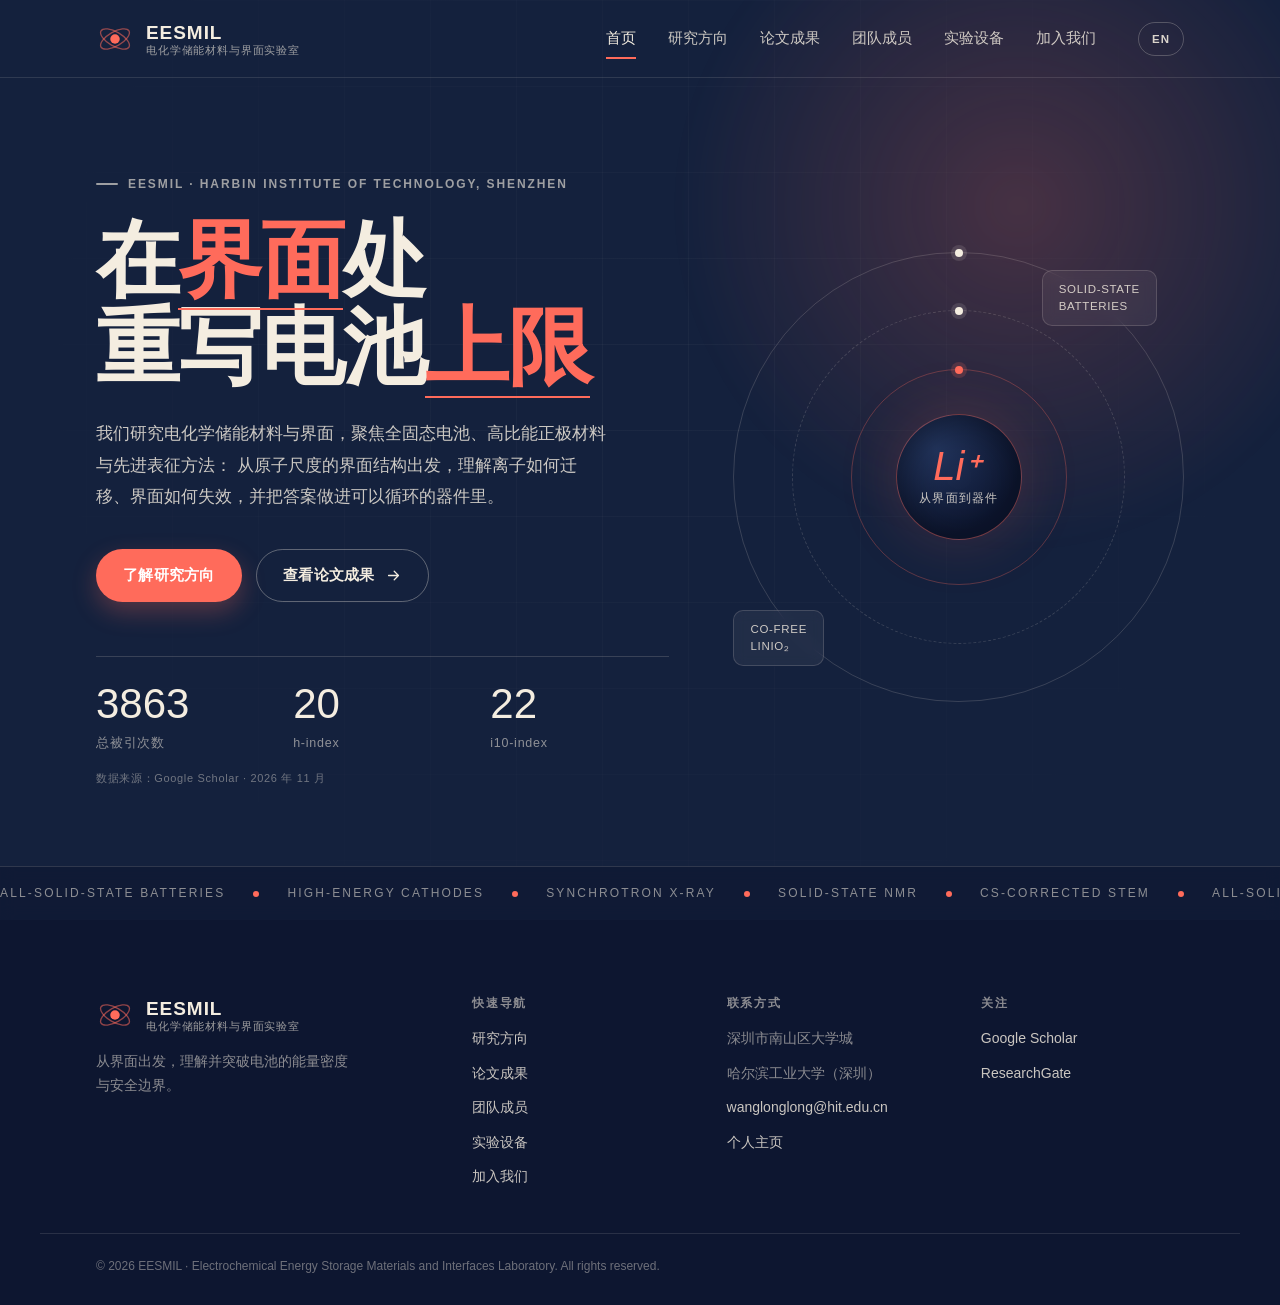
<file: index.html>
<!DOCTYPE html>
<html lang="zh-CN">
<head>
  <meta charset="UTF-8" />
  <meta name="viewport" content="width=device-width, initial-scale=1.0" />
  <title>电化学储能材料与界面实验室 | EESMIL</title>
  <meta name="description" content="电化学储能材料与界面实验室（EESMIL），哈尔滨工业大学（深圳）：全固态电池、高比能正极材料、先进表征与理论计算。" />
  <link rel="icon" href="data:image/svg+xml,%3Csvg xmlns='http://www.w3.org/2000/svg' viewBox='0 0 32 32'%3E%3Crect width='32' height='32' rx='8' fill='%2314213D'/%3E%3Ccircle cx='16' cy='16' r='6' fill='%23FF6B5B'/%3E%3C/svg%3E" />
  <link rel="stylesheet" href="assets/css/style.css" />
</head>
<body>
  <!-- ============ 顶部导航 ============ -->
  <header class="site-header" id="siteHeader">
    <div class="container header-inner">
      <a class="brand" href="index.html" aria-label="返回首页">
        <span class="brand-mark">
          <svg viewBox="0 0 40 40" aria-hidden="true">
            <circle cx="20" cy="20" r="5" fill="currentColor" />
            <ellipse cx="20" cy="20" rx="17" ry="7.5" fill="none" stroke="currentColor" stroke-width="1.4" opacity=".55" transform="rotate(30 20 20)" />
            <ellipse cx="20" cy="20" rx="17" ry="7.5" fill="none" stroke="currentColor" stroke-width="1.4" opacity=".55" transform="rotate(-30 20 20)" />
          </svg>
        </span>
        <span class="brand-text">
          <strong>EESMIL</strong>
          <em>电化学储能材料与界面实验室</em>
        </span>
      </a>

      <nav class="nav" id="nav" aria-label="主导航">
        <ul class="nav-list">
          <li><a class="nav-link is-active" aria-current="page" href="index.html">首页</a></li>
          <li><a class="nav-link" href="research.html">研究方向</a></li>
          <li><a class="nav-link" href="publications.html">论文成果</a></li>
          <li><a class="nav-link" href="team.html">团队成员</a></li>
          <li><a class="nav-link" href="facilities.html">实验设备</a></li>
          <li><a class="nav-link" href="join.html">加入我们</a></li>
        </ul>
      </nav>

      <div class="header-tools">
        <a class="lang-switch" href="index-en.html" hreflang="en" lang="en" aria-label="Switch to English">EN</a>
        <button class="nav-toggle" id="navToggle" aria-label="打开菜单" aria-expanded="false" aria-controls="nav">
          <span></span><span></span><span></span>
        </button>
      </div>
    </div>
  </header>

  <main>
    <!-- ============ 封面 / Hero ============ -->
    <section class="hero" id="home">
      <div class="hero-gridlines" aria-hidden="true"></div>
      <div class="hero-glow" aria-hidden="true"></div>

      <div class="container hero-inner">
        <div class="hero-copy">
          <p class="eyebrow eyebrow-light">
            <span class="eyebrow-dot"></span>EESMIL · Harbin Institute of Technology, Shenzhen
          </p>
          <h1 class="hero-title">
            在<b>界面</b>处<br />
            重写电池<b>上限</b>
          </h1>
          <p class="hero-sub">
            我们研究电化学储能材料与界面，聚焦全固态电池、高比能正极材料与先进表征方法：
            从原子尺度的界面结构出发，理解离子如何迁移、界面如何失效，并把答案做进可以循环的器件里。
          </p>
          <div class="hero-actions">
            <a class="btn btn-coral btn-slide" href="research.html">了解研究方向</a>
            <a class="btn btn-ghost btn-slide" href="publications.html">查看论文成果
              <svg viewBox="0 0 24 24" aria-hidden="true"><path d="M5 12h14M13 6l6 6-6 6" fill="none" stroke="currentColor" stroke-width="1.8" stroke-linecap="round" stroke-linejoin="round"/></svg>
            </a>
          </div>

          <dl class="hero-stats">
            <div class="stat">
              <dt data-count="3981">0</dt><dd>总被引次数</dd>
            </div>
            <div class="stat">
              <dt data-count="21">0</dt><dd>h-index</dd>
            </div>
            <div class="stat">
              <dt data-count="23">0</dt><dd>i10-index</dd>
            </div>
          </dl>
          <p class="hero-stats-note">数据来源：Google Scholar · 2026 年 11 月</p>
        </div>

        <div class="hero-art" aria-hidden="true">
          <div class="orbit orbit-1"><span class="orbit-dot"></span></div>
          <div class="orbit orbit-2"><span class="orbit-dot"></span></div>
          <div class="orbit orbit-3"><span class="orbit-dot coral"></span></div>
          <div class="hero-core">
            <span class="core-label">Li⁺</span>
            <span class="core-value">从界面到器件</span>
          </div>
          <div class="hero-tag tag-1">Solid-State<br />Batteries</div>
          <div class="hero-tag tag-2">Co-free<br />LiNiO₂</div>
        </div>
      </div>

      <div class="hero-strip" aria-hidden="true">
        <div class="strip-track">
          <span>All-Solid-State Batteries</span><i></i>
          <span>High-Energy Cathodes</span><i></i>
          <span>Synchrotron X-Ray</span><i></i>
          <span>Solid-State NMR</span><i></i>
          <span>Cs-Corrected STEM</span><i></i>
          <span>All-Solid-State Batteries</span><i></i>
          <span>High-Energy Cathodes</span><i></i>
          <span>Synchrotron X-Ray</span><i></i>
          <span>Solid-State NMR</span><i></i>
          <span>Cs-Corrected STEM</span><i></i>
        </div>
      </div>
    </section>
  </main>

  <!-- ============ 页脚 ============ -->
  <footer class="site-footer">
    <div class="container footer-inner">
      <div class="footer-brand">
        <a class="brand brand-footer" href="index.html">
          <span class="brand-mark">
            <svg viewBox="0 0 40 40" aria-hidden="true">
              <circle cx="20" cy="20" r="5" fill="currentColor" />
              <ellipse cx="20" cy="20" rx="17" ry="7.5" fill="none" stroke="currentColor" stroke-width="1.4" opacity=".55" transform="rotate(30 20 20)" />
              <ellipse cx="20" cy="20" rx="17" ry="7.5" fill="none" stroke="currentColor" stroke-width="1.4" opacity=".55" transform="rotate(-30 20 20)" />
            </svg>
          </span>
          <span class="brand-text">
            <strong>EESMIL</strong>
            <em>电化学储能材料与界面实验室</em>
          </span>
        </a>
        <p class="footer-desc">从界面出发，理解并突破电池的能量密度与安全边界。</p>
      </div>

      <div class="footer-col">
        <h3>快速导航</h3>
        <ul>
          <li><a href="research.html">研究方向</a></li>
          <li><a href="publications.html">论文成果</a></li>
          <li><a href="team.html">团队成员</a></li>
          <li><a href="facilities.html">实验设备</a></li>
          <li><a href="join.html">加入我们</a></li>
        </ul>
      </div>

      <div class="footer-col">
        <h3>联系方式</h3>
        <ul class="footer-contact">
          <li>深圳市南山区大学城</li>
          <li>哈尔滨工业大学（深圳）</li>
          <li><a href="mailto:wanglonglong@hit.edu.cn">wanglonglong@hit.edu.cn</a></li>
          <li><a href="https://homepage.hit.edu.cn/wanglonglong?lang=en" target="_blank" rel="noopener">个人主页</a></li>
        </ul>
      </div>

      <div class="footer-col">
        <h3>关注</h3>
        <ul>
          <li><a href="https://scholar.google.com/citations?user=xbnVCEEAAAAJ&amp;hl=zh-CN" target="_blank" rel="noopener">Google Scholar</a></li>
          <li><a href="#">ResearchGate</a></li>
        </ul>
      </div>
    </div>

    <div class="container footer-bottom">
      <p>© 2026 EESMIL · Electrochemical Energy Storage Materials and Interfaces Laboratory. All rights reserved.</p>
    </div>
  </footer>

  <a class="to-top" id="toTop" href="#home" aria-label="回到顶部">
    <svg viewBox="0 0 24 24" aria-hidden="true"><path d="M12 19V5M6 11l6-6 6 6" fill="none" stroke="currentColor" stroke-width="1.8" stroke-linecap="round" stroke-linejoin="round"/></svg>
  </a>

  <script src="assets/js/main.js"></script>
</body>
</html>
</file>
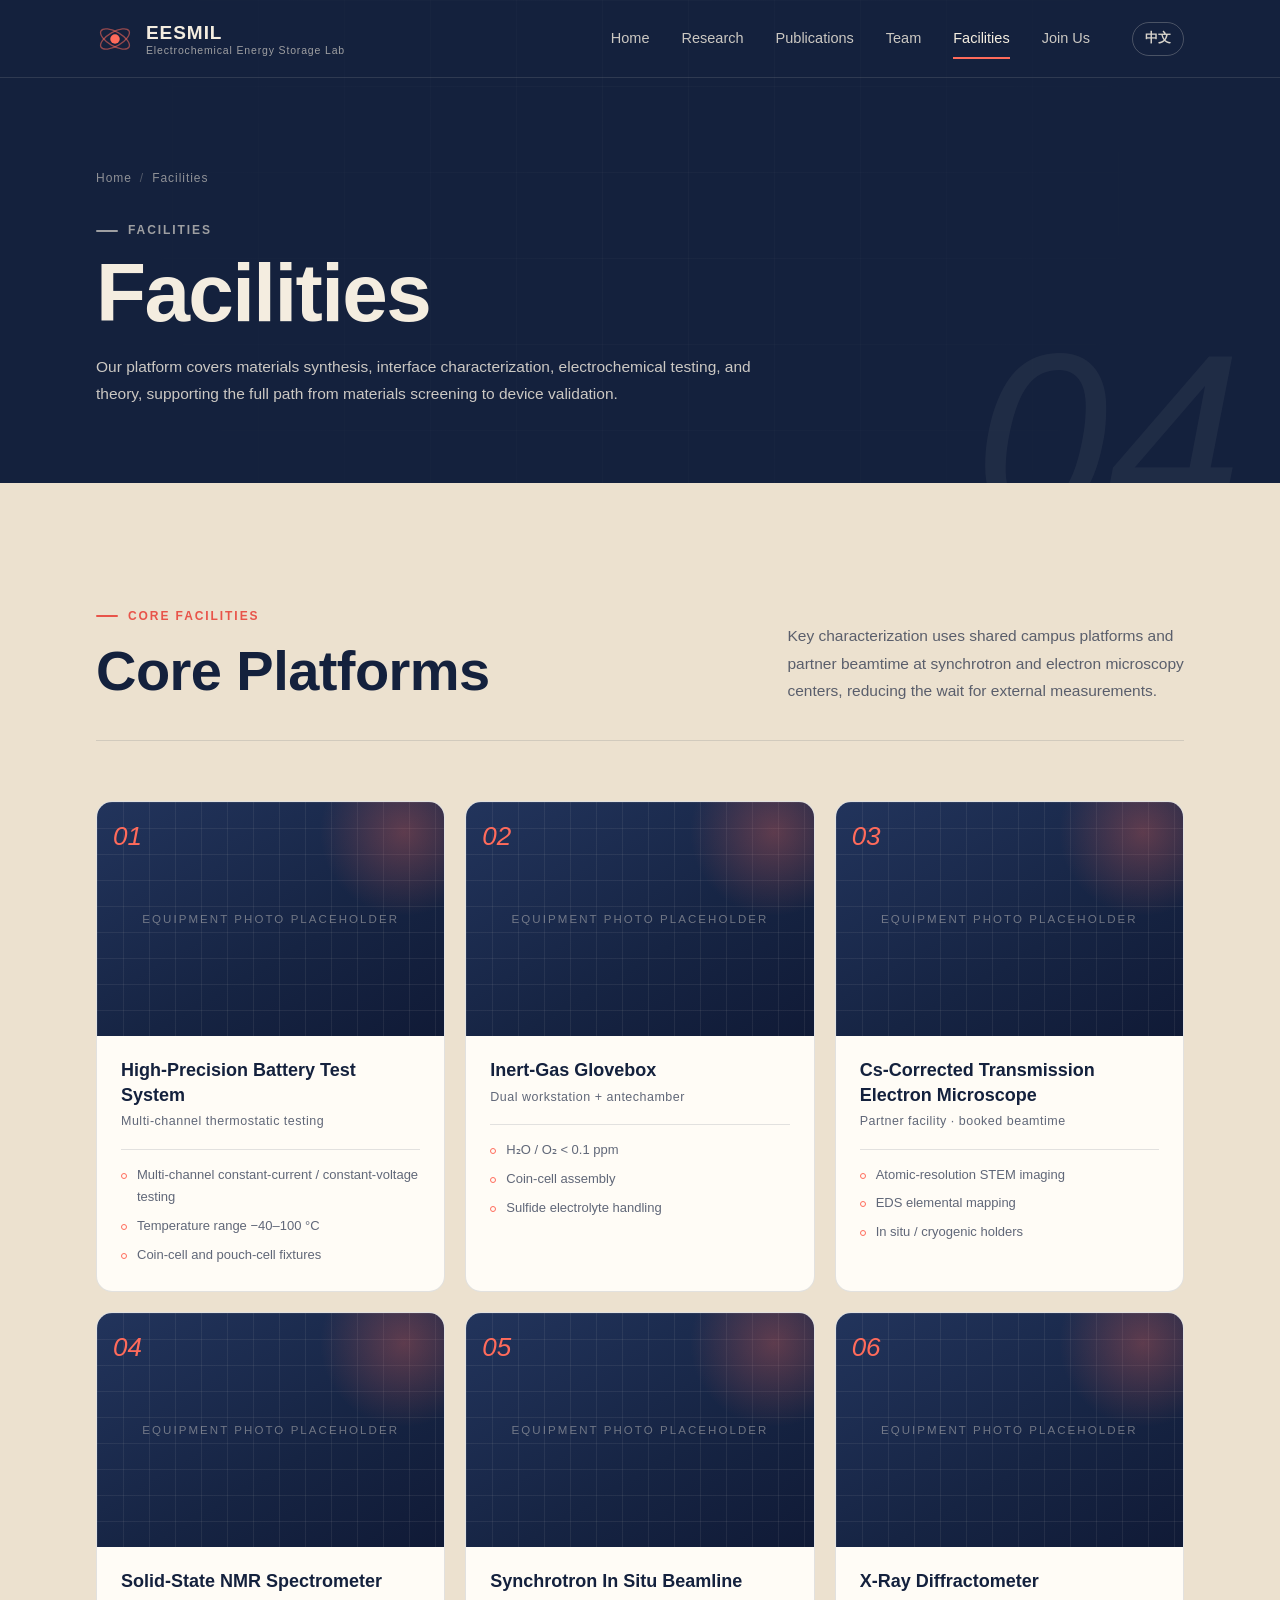
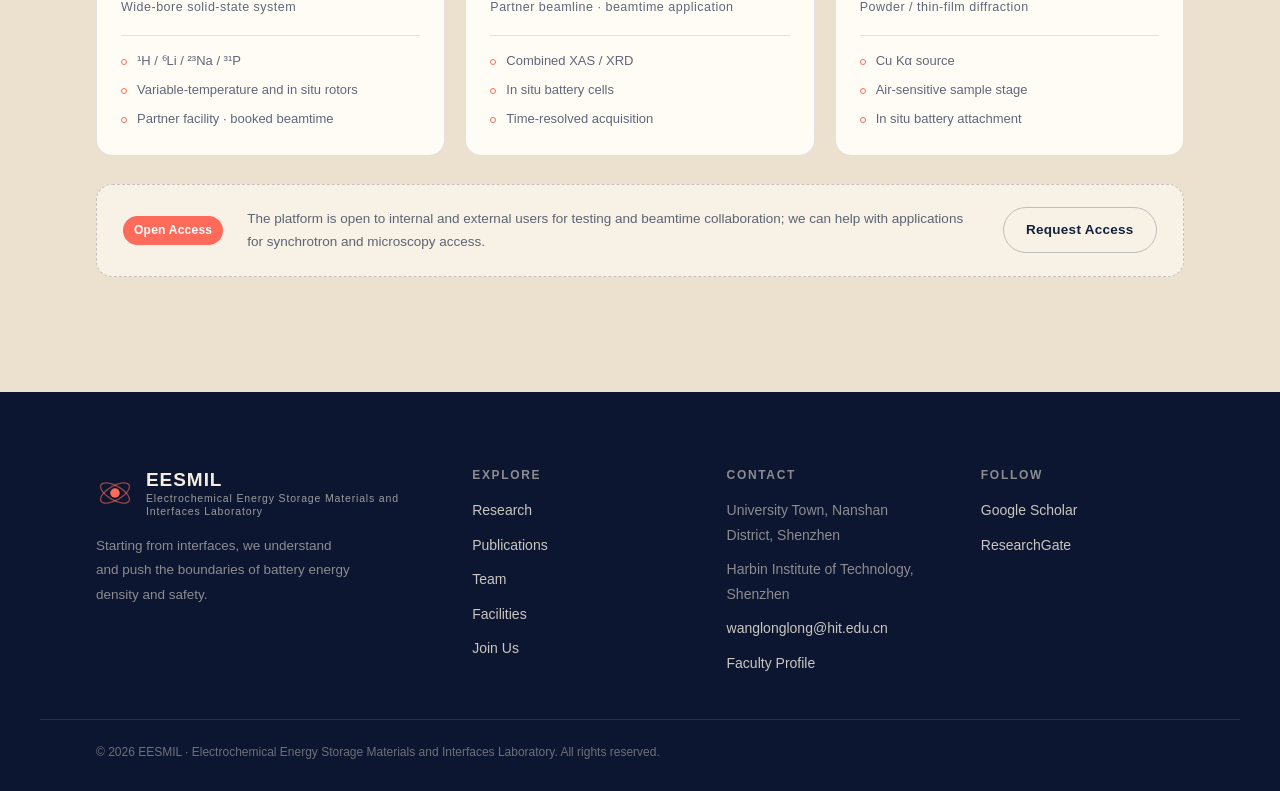
<file: facilities-en.html>
<!DOCTYPE html>
<html lang="en">
<head>
  <meta charset="UTF-8" />
  <meta name="viewport" content="width=device-width, initial-scale=1.0" />
  <title>Facilities | EESMIL</title>
  <meta name="description" content="EESMIL facilities: battery testing, inert-atmosphere gloveboxes, Cs-corrected electron microscopy, solid-state NMR, synchrotron in situ characterization, and X-ray diffraction." />
  <link rel="icon" href="data:image/svg+xml,%3Csvg xmlns='http://www.w3.org/2000/svg' viewBox='0 0 32 32'%3E%3Crect width='32' height='32' rx='8' fill='%2314213D'/%3E%3Ccircle cx='16' cy='16' r='6' fill='%23FF6B5B'/%3E%3C/svg%3E" />
  <link rel="stylesheet" href="assets/css/style.css" />
</head>
<body>
  <header class="site-header" id="siteHeader">
    <div class="container header-inner">
      <a class="brand" href="index-en.html" aria-label="Back to home">
        <span class="brand-mark">
          <svg viewBox="0 0 40 40" aria-hidden="true">
            <circle cx="20" cy="20" r="5" fill="currentColor" />
            <ellipse cx="20" cy="20" rx="17" ry="7.5" fill="none" stroke="currentColor" stroke-width="1.4" opacity=".55" transform="rotate(30 20 20)" />
            <ellipse cx="20" cy="20" rx="17" ry="7.5" fill="none" stroke="currentColor" stroke-width="1.4" opacity=".55" transform="rotate(-30 20 20)" />
          </svg>
        </span>
        <span class="brand-text">
          <strong>EESMIL</strong>
          <em>Electrochemical Energy Storage Lab</em>
        </span>
      </a>

      <nav class="nav" id="nav" aria-label="Main navigation">
        <ul class="nav-list">
          <li><a class="nav-link" href="index-en.html">Home</a></li>
          <li><a class="nav-link" href="research-en.html">Research</a></li>
          <li><a class="nav-link" href="publications-en.html">Publications</a></li>
          <li><a class="nav-link" href="team-en.html">Team</a></li>
          <li><a class="nav-link is-active" aria-current="page" href="facilities-en.html">Facilities</a></li>
          <li><a class="nav-link" href="join-en.html">Join Us</a></li>
        </ul>
      </nav>

      <div class="header-tools">
        <a class="lang-switch" href="facilities.html" hreflang="zh-CN" lang="zh-CN" aria-label="Switch to Chinese">中文</a>
        <button class="nav-toggle" id="navToggle" aria-label="Open menu" aria-expanded="false" aria-controls="nav">
          <span></span><span></span><span></span>
        </button>
      </div>
    </div>
  </header>

  <main>
    <section class="page-hero">
      <div class="hero-gridlines" aria-hidden="true"></div>
      <span class="page-no" aria-hidden="true">04</span>
      <div class="container page-hero-inner">
        <p class="page-crumb"><a href="index-en.html">Home</a><span>/</span>Facilities</p>
        <p class="eyebrow eyebrow-light"><span class="eyebrow-dot"></span>Facilities</p>
        <h1 class="page-title">Facilities</h1>
        <p class="page-desc">
          Our platform covers materials synthesis, interface characterization, electrochemical testing, and theory,
          supporting the full path from materials screening to device validation.
        </p>
      </div>
    </section>

    <section class="section section-cream section-tint">
      <div class="container">
        <div class="section-head" data-reveal>
          <div>
            <p class="eyebrow"><span class="eyebrow-dot"></span>Core Facilities</p>
            <h2 class="section-title">Core Platforms</h2>
          </div>
          <p class="section-desc">
            Key characterization uses shared campus platforms and partner beamtime at synchrotron and electron microscopy centers,
            reducing the wait for external measurements.
          </p>
        </div>

        <div class="equip-grid">
          <article class="equip-card" data-reveal>
            <div class="equip-media">
              <!-- Replace with an equipment photo: <img src="assets/img/battery-tester.jpg" alt="High-precision battery test system"> -->
              <span class="equip-num">01</span>
              <span class="equip-ph">Equipment photo placeholder</span>
            </div>
            <div class="equip-body">
              <h3>High-Precision Battery Test System</h3>
              <p class="equip-model">Multi-channel thermostatic testing</p>
              <ul class="equip-spec">
                <li>Multi-channel constant-current / constant-voltage testing</li>
                <li>Temperature range −40–100 °C</li>
                <li>Coin-cell and pouch-cell fixtures</li>
              </ul>
            </div>
          </article>

          <article class="equip-card" data-reveal>
            <div class="equip-media">
              <span class="equip-num">02</span>
              <span class="equip-ph">Equipment photo placeholder</span>
            </div>
            <div class="equip-body">
              <h3>Inert-Gas Glovebox</h3>
              <p class="equip-model">Dual workstation + antechamber</p>
              <ul class="equip-spec">
                <li>H₂O / O₂ &lt; 0.1 ppm</li>
                <li>Coin-cell assembly</li>
                <li>Sulfide electrolyte handling</li>
              </ul>
            </div>
          </article>

          <article class="equip-card" data-reveal>
            <div class="equip-media">
              <span class="equip-num">03</span>
              <span class="equip-ph">Equipment photo placeholder</span>
            </div>
            <div class="equip-body">
              <h3>Cs-Corrected Transmission Electron Microscope</h3>
              <p class="equip-model">Partner facility · booked beamtime</p>
              <ul class="equip-spec">
                <li>Atomic-resolution STEM imaging</li>
                <li>EDS elemental mapping</li>
                <li>In situ / cryogenic holders</li>
              </ul>
            </div>
          </article>

          <article class="equip-card" data-reveal>
            <div class="equip-media">
              <span class="equip-num">04</span>
              <span class="equip-ph">Equipment photo placeholder</span>
            </div>
            <div class="equip-body">
              <h3>Solid-State NMR Spectrometer</h3>
              <p class="equip-model">Wide-bore solid-state system</p>
              <ul class="equip-spec">
                <li>¹H / ⁶Li / ²³Na / ³¹P</li>
                <li>Variable-temperature and in situ rotors</li>
                <li>Partner facility · booked beamtime</li>
              </ul>
            </div>
          </article>

          <article class="equip-card" data-reveal>
            <div class="equip-media">
              <span class="equip-num">05</span>
              <span class="equip-ph">Equipment photo placeholder</span>
            </div>
            <div class="equip-body">
              <h3>Synchrotron In Situ Beamline</h3>
              <p class="equip-model">Partner beamline · beamtime application</p>
              <ul class="equip-spec">
                <li>Combined XAS / XRD</li>
                <li>In situ battery cells</li>
                <li>Time-resolved acquisition</li>
              </ul>
            </div>
          </article>

          <article class="equip-card" data-reveal>
            <div class="equip-media">
              <span class="equip-num">06</span>
              <span class="equip-ph">Equipment photo placeholder</span>
            </div>
            <div class="equip-body">
              <h3>X-Ray Diffractometer</h3>
              <p class="equip-model">Powder / thin-film diffraction</p>
              <ul class="equip-spec">
                <li>Cu Kα source</li>
                <li>Air-sensitive sample stage</li>
                <li>In situ battery attachment</li>
              </ul>
            </div>
          </article>
        </div>

        <div class="equip-note" data-reveal>
          <span class="badge badge-coral">Open Access</span>
          <p>The platform is open to internal and external users for testing and beamtime collaboration; we can help with applications for synchrotron and microscopy access.</p>
          <a class="btn btn-outline" href="mailto:wanglonglong@hit.edu.cn">Request Access</a>
        </div>
      </div>
    </section>
  </main>

  <footer class="site-footer">
    <div class="container footer-inner">
      <div class="footer-brand">
        <a class="brand brand-footer" href="index-en.html">
          <span class="brand-mark">
            <svg viewBox="0 0 40 40" aria-hidden="true">
              <circle cx="20" cy="20" r="5" fill="currentColor" />
              <ellipse cx="20" cy="20" rx="17" ry="7.5" fill="none" stroke="currentColor" stroke-width="1.4" opacity=".55" transform="rotate(30 20 20)" />
              <ellipse cx="20" cy="20" rx="17" ry="7.5" fill="none" stroke="currentColor" stroke-width="1.4" opacity=".55" transform="rotate(-30 20 20)" />
            </svg>
          </span>
          <span class="brand-text">
            <strong>EESMIL</strong>
            <em>Electrochemical Energy Storage Materials and Interfaces Laboratory</em>
          </span>
        </a>
        <p class="footer-desc">Starting from interfaces, we understand and push the boundaries of battery energy density and safety.</p>
      </div>

      <div class="footer-col">
        <h3>Explore</h3>
        <ul>
          <li><a href="research-en.html">Research</a></li>
          <li><a href="publications-en.html">Publications</a></li>
          <li><a href="team-en.html">Team</a></li>
          <li><a href="facilities-en.html">Facilities</a></li>
          <li><a href="join-en.html">Join Us</a></li>
        </ul>
      </div>

      <div class="footer-col">
        <h3>Contact</h3>
        <ul class="footer-contact">
          <li>University Town, Nanshan District, Shenzhen</li>
          <li>Harbin Institute of Technology, Shenzhen</li>
          <li><a href="mailto:wanglonglong@hit.edu.cn">wanglonglong@hit.edu.cn</a></li>
          <li><a href="https://homepage.hit.edu.cn/wanglonglong?lang=en" target="_blank" rel="noopener">Faculty Profile</a></li>
        </ul>
      </div>

      <div class="footer-col">
        <h3>Follow</h3>
        <ul>
          <li><a href="https://scholar.google.com/citations?user=xbnVCEEAAAAJ&amp;hl=en" target="_blank" rel="noopener">Google Scholar</a></li>
          <li><a href="#">ResearchGate</a></li>
        </ul>
      </div>
    </div>

    <div class="container footer-bottom">
      <p>© 2026 EESMIL · Electrochemical Energy Storage Materials and Interfaces Laboratory. All rights reserved.</p>
    </div>
  </footer>

  <a class="to-top" id="toTop" href="#" aria-label="Back to top">
    <svg viewBox="0 0 24 24" aria-hidden="true"><path d="M12 19V5M6 11l6-6 6 6" fill="none" stroke="currentColor" stroke-width="1.8" stroke-linecap="round" stroke-linejoin="round"/></svg>
  </a>

  <script src="assets/js/main.js"></script>
</body>
</html>
</file>
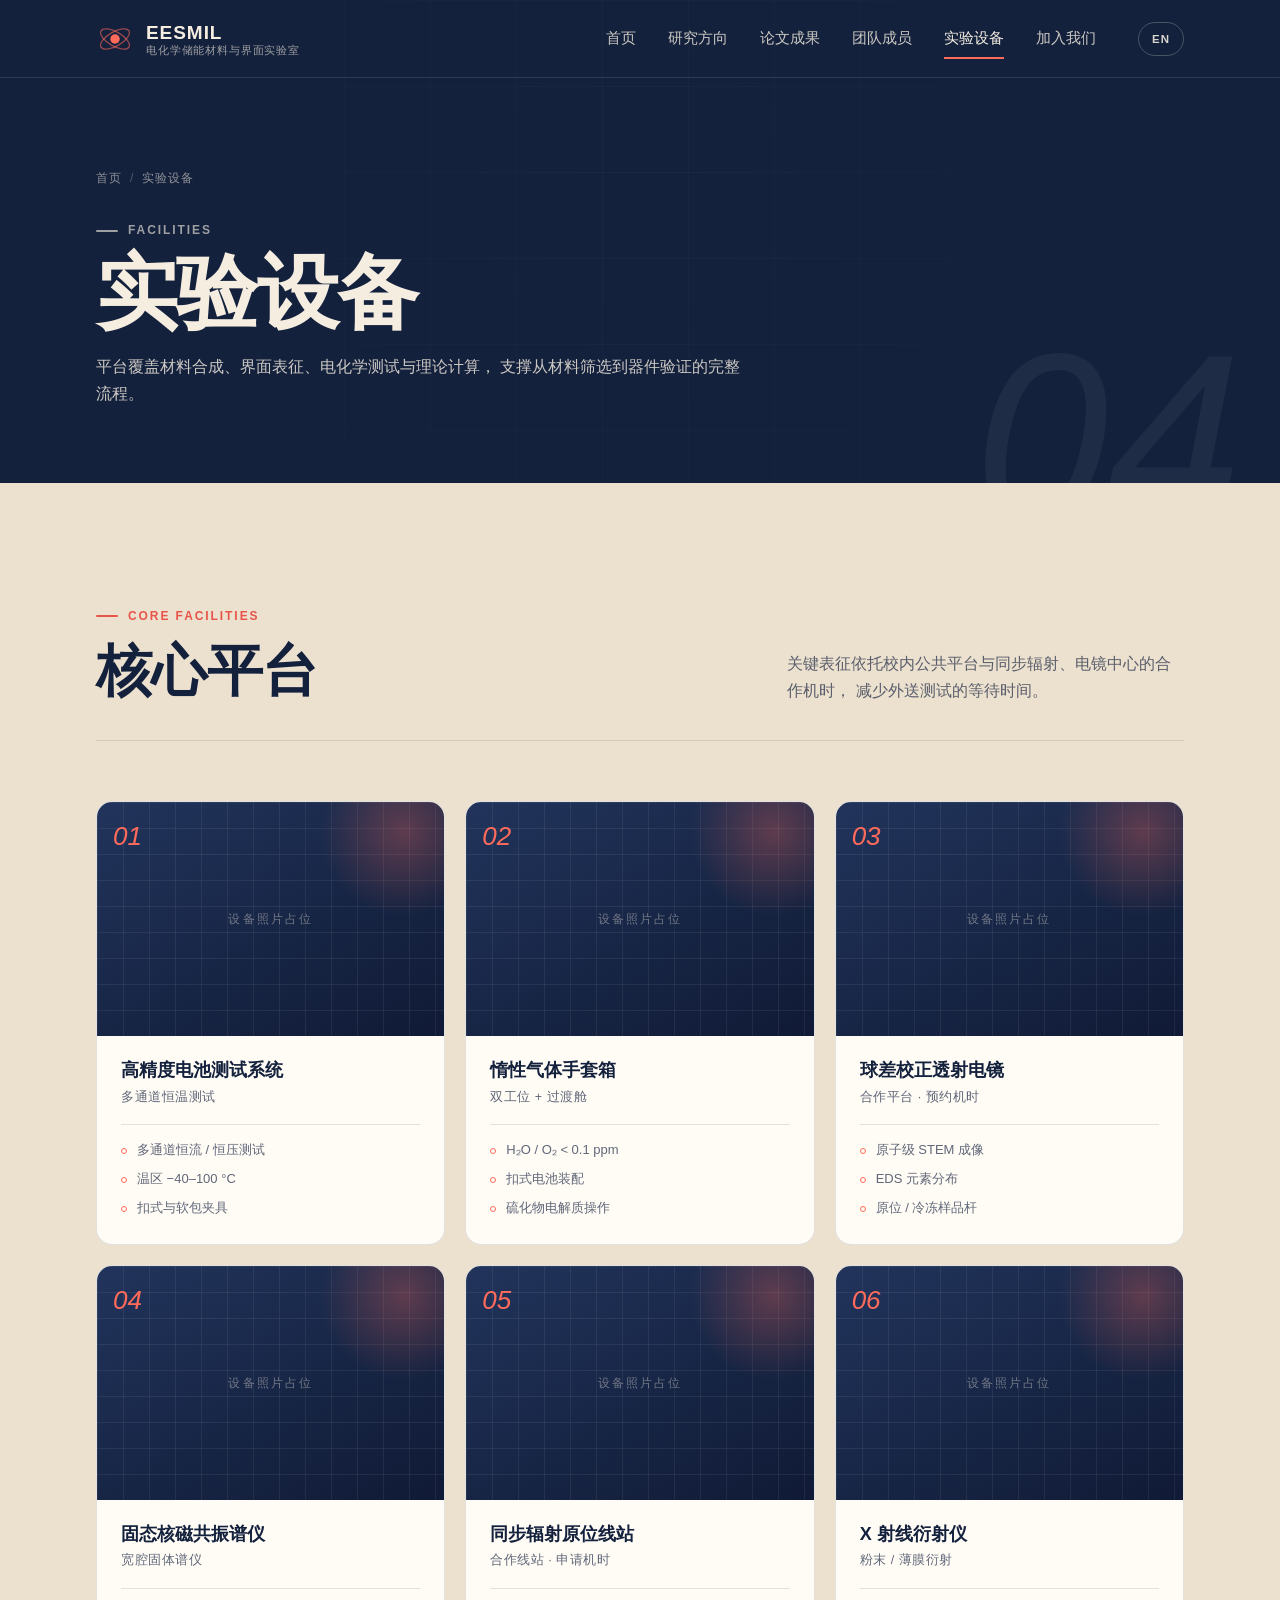
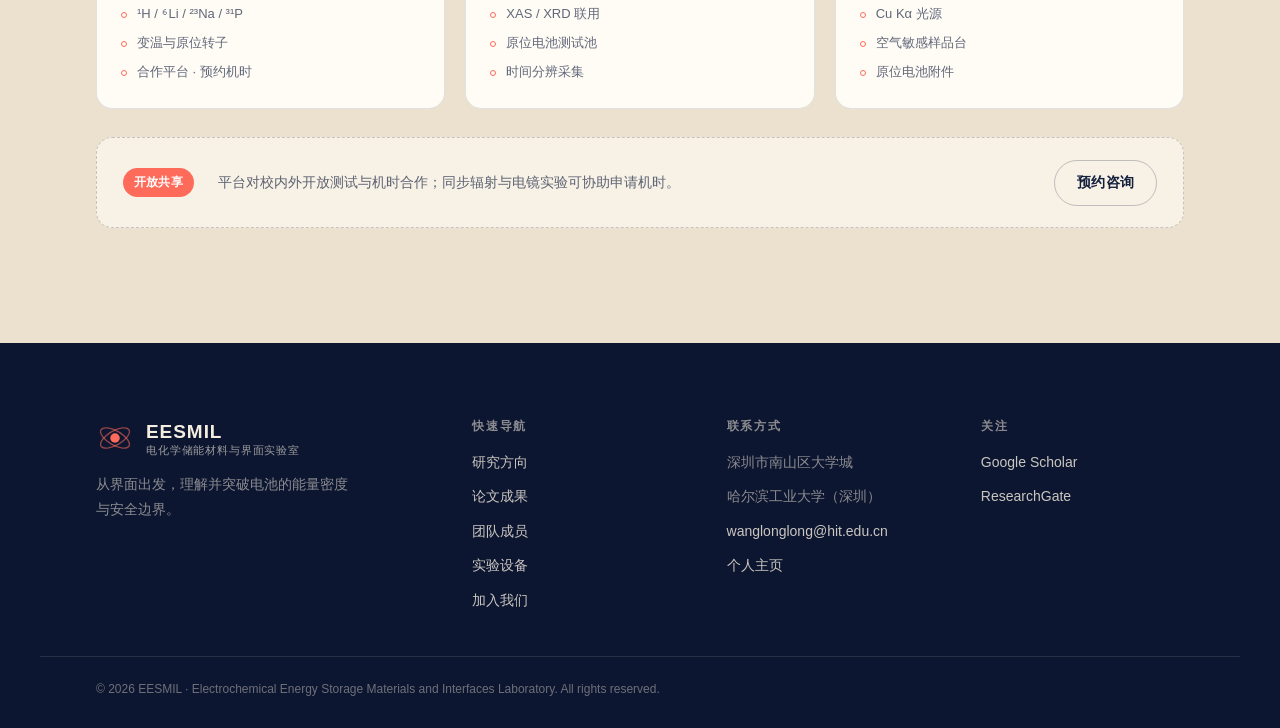
<file: facilities.html>
<!DOCTYPE html>
<html lang="zh-CN">
<head>
  <meta charset="UTF-8" />
  <meta name="viewport" content="width=device-width, initial-scale=1.0" />
  <title>实验设备 | EESMIL</title>
  <meta name="description" content="电化学储能材料与界面实验室（EESMIL）实验平台：电池测试、惰性气氛手套箱、球差校正电镜、固态核磁、同步辐射原位表征与 X 射线衍射。" />
  <link rel="icon" href="data:image/svg+xml,%3Csvg xmlns='http://www.w3.org/2000/svg' viewBox='0 0 32 32'%3E%3Crect width='32' height='32' rx='8' fill='%2314213D'/%3E%3Ccircle cx='16' cy='16' r='6' fill='%23FF6B5B'/%3E%3C/svg%3E" />
  <link rel="stylesheet" href="assets/css/style.css" />
</head>
<body>
  <header class="site-header" id="siteHeader">
    <div class="container header-inner">
      <a class="brand" href="index.html" aria-label="返回首页">
        <span class="brand-mark">
          <svg viewBox="0 0 40 40" aria-hidden="true">
            <circle cx="20" cy="20" r="5" fill="currentColor" />
            <ellipse cx="20" cy="20" rx="17" ry="7.5" fill="none" stroke="currentColor" stroke-width="1.4" opacity=".55" transform="rotate(30 20 20)" />
            <ellipse cx="20" cy="20" rx="17" ry="7.5" fill="none" stroke="currentColor" stroke-width="1.4" opacity=".55" transform="rotate(-30 20 20)" />
          </svg>
        </span>
        <span class="brand-text">
          <strong>EESMIL</strong>
          <em>电化学储能材料与界面实验室</em>
        </span>
      </a>

      <nav class="nav" id="nav" aria-label="主导航">
        <ul class="nav-list">
          <li><a class="nav-link" href="index.html">首页</a></li>
          <li><a class="nav-link" href="research.html">研究方向</a></li>
          <li><a class="nav-link" href="publications.html">论文成果</a></li>
          <li><a class="nav-link" href="team.html">团队成员</a></li>
          <li><a class="nav-link is-active" aria-current="page" href="facilities.html">实验设备</a></li>
          <li><a class="nav-link" href="join.html">加入我们</a></li>
        </ul>
      </nav>

      <div class="header-tools">
        <a class="lang-switch" href="facilities-en.html" hreflang="en" lang="en" aria-label="Switch to English">EN</a>
        <button class="nav-toggle" id="navToggle" aria-label="打开菜单" aria-expanded="false" aria-controls="nav">
          <span></span><span></span><span></span>
        </button>
      </div>
    </div>
  </header>

  <main>
    <section class="page-hero">
      <div class="hero-gridlines" aria-hidden="true"></div>
      <span class="page-no" aria-hidden="true">04</span>
      <div class="container page-hero-inner">
        <p class="page-crumb"><a href="index.html">首页</a><span>/</span>实验设备</p>
        <p class="eyebrow eyebrow-light"><span class="eyebrow-dot"></span>Facilities</p>
        <h1 class="page-title">实验设备</h1>
        <p class="page-desc">
          平台覆盖材料合成、界面表征、电化学测试与理论计算，
          支撑从材料筛选到器件验证的完整流程。
        </p>
      </div>
    </section>

    <section class="section section-cream section-tint">
      <div class="container">
        <div class="section-head" data-reveal>
          <div>
            <p class="eyebrow"><span class="eyebrow-dot"></span>Core Facilities</p>
            <h2 class="section-title">核心平台</h2>
          </div>
          <p class="section-desc">
            关键表征依托校内公共平台与同步辐射、电镜中心的合作机时，
            减少外送测试的等待时间。
          </p>
        </div>

        <div class="equip-grid">
          <article class="equip-card" data-reveal>
            <div class="equip-media">
              <!-- 替换为设备照片：<img src="assets/img/battery-tester.jpg" alt="高精度电池测试系统"> -->
              <span class="equip-num">01</span>
              <span class="equip-ph">设备照片占位</span>
            </div>
            <div class="equip-body">
              <h3>高精度电池测试系统</h3>
              <p class="equip-model">多通道恒温测试</p>
              <ul class="equip-spec">
                <li>多通道恒流 / 恒压测试</li>
                <li>温区 −40–100 °C</li>
                <li>扣式与软包夹具</li>
              </ul>
            </div>
          </article>

          <article class="equip-card" data-reveal>
            <div class="equip-media">
              <span class="equip-num">02</span>
              <span class="equip-ph">设备照片占位</span>
            </div>
            <div class="equip-body">
              <h3>惰性气体手套箱</h3>
              <p class="equip-model">双工位 + 过渡舱</p>
              <ul class="equip-spec">
                <li>H₂O / O₂ &lt; 0.1 ppm</li>
                <li>扣式电池装配</li>
                <li>硫化物电解质操作</li>
              </ul>
            </div>
          </article>

          <article class="equip-card" data-reveal>
            <div class="equip-media">
              <span class="equip-num">03</span>
              <span class="equip-ph">设备照片占位</span>
            </div>
            <div class="equip-body">
              <h3>球差校正透射电镜</h3>
              <p class="equip-model">合作平台 · 预约机时</p>
              <ul class="equip-spec">
                <li>原子级 STEM 成像</li>
                <li>EDS 元素分布</li>
                <li>原位 / 冷冻样品杆</li>
              </ul>
            </div>
          </article>

          <article class="equip-card" data-reveal>
            <div class="equip-media">
              <span class="equip-num">04</span>
              <span class="equip-ph">设备照片占位</span>
            </div>
            <div class="equip-body">
              <h3>固态核磁共振谱仪</h3>
              <p class="equip-model">宽腔固体谱仪</p>
              <ul class="equip-spec">
                <li>¹H / ⁶Li / ²³Na / ³¹P</li>
                <li>变温与原位转子</li>
                <li>合作平台 · 预约机时</li>
              </ul>
            </div>
          </article>

          <article class="equip-card" data-reveal>
            <div class="equip-media">
              <span class="equip-num">05</span>
              <span class="equip-ph">设备照片占位</span>
            </div>
            <div class="equip-body">
              <h3>同步辐射原位线站</h3>
              <p class="equip-model">合作线站 · 申请机时</p>
              <ul class="equip-spec">
                <li>XAS / XRD 联用</li>
                <li>原位电池测试池</li>
                <li>时间分辨采集</li>
              </ul>
            </div>
          </article>

          <article class="equip-card" data-reveal>
            <div class="equip-media">
              <span class="equip-num">06</span>
              <span class="equip-ph">设备照片占位</span>
            </div>
            <div class="equip-body">
              <h3>X 射线衍射仪</h3>
              <p class="equip-model">粉末 / 薄膜衍射</p>
              <ul class="equip-spec">
                <li>Cu Kα 光源</li>
                <li>空气敏感样品台</li>
                <li>原位电池附件</li>
              </ul>
            </div>
          </article>
        </div>

        <div class="equip-note" data-reveal>
          <span class="badge badge-coral">开放共享</span>
          <p>平台对校内外开放测试与机时合作；同步辐射与电镜实验可协助申请机时。</p>
          <a class="btn btn-outline" href="mailto:wanglonglong@hit.edu.cn">预约咨询</a>
        </div>
      </div>
    </section>
  </main>

  <footer class="site-footer">
    <div class="container footer-inner">
      <div class="footer-brand">
        <a class="brand brand-footer" href="index.html">
          <span class="brand-mark">
            <svg viewBox="0 0 40 40" aria-hidden="true">
              <circle cx="20" cy="20" r="5" fill="currentColor" />
              <ellipse cx="20" cy="20" rx="17" ry="7.5" fill="none" stroke="currentColor" stroke-width="1.4" opacity=".55" transform="rotate(30 20 20)" />
              <ellipse cx="20" cy="20" rx="17" ry="7.5" fill="none" stroke="currentColor" stroke-width="1.4" opacity=".55" transform="rotate(-30 20 20)" />
            </svg>
          </span>
          <span class="brand-text">
            <strong>EESMIL</strong>
            <em>电化学储能材料与界面实验室</em>
          </span>
        </a>
        <p class="footer-desc">从界面出发，理解并突破电池的能量密度与安全边界。</p>
      </div>

      <div class="footer-col">
        <h3>快速导航</h3>
        <ul>
          <li><a href="research.html">研究方向</a></li>
          <li><a href="publications.html">论文成果</a></li>
          <li><a href="team.html">团队成员</a></li>
          <li><a href="facilities.html">实验设备</a></li>
          <li><a href="join.html">加入我们</a></li>
        </ul>
      </div>

      <div class="footer-col">
        <h3>联系方式</h3>
        <ul class="footer-contact">
          <li>深圳市南山区大学城</li>
          <li>哈尔滨工业大学（深圳）</li>
          <li><a href="mailto:wanglonglong@hit.edu.cn">wanglonglong@hit.edu.cn</a></li>
          <li><a href="https://homepage.hit.edu.cn/wanglonglong?lang=en" target="_blank" rel="noopener">个人主页</a></li>
        </ul>
      </div>

      <div class="footer-col">
        <h3>关注</h3>
        <ul>
          <li><a href="https://scholar.google.com/citations?user=xbnVCEEAAAAJ&amp;hl=zh-CN" target="_blank" rel="noopener">Google Scholar</a></li>
          <li><a href="#">ResearchGate</a></li>
        </ul>
      </div>
    </div>

    <div class="container footer-bottom">
      <p>© 2026 EESMIL · Electrochemical Energy Storage Materials and Interfaces Laboratory. All rights reserved.</p>
    </div>
  </footer>

  <a class="to-top" id="toTop" href="#" aria-label="回到顶部">
    <svg viewBox="0 0 24 24" aria-hidden="true"><path d="M12 19V5M6 11l6-6 6 6" fill="none" stroke="currentColor" stroke-width="1.8" stroke-linecap="round" stroke-linejoin="round"/></svg>
  </a>

  <script src="assets/js/main.js"></script>
</body>
</html>
</file>
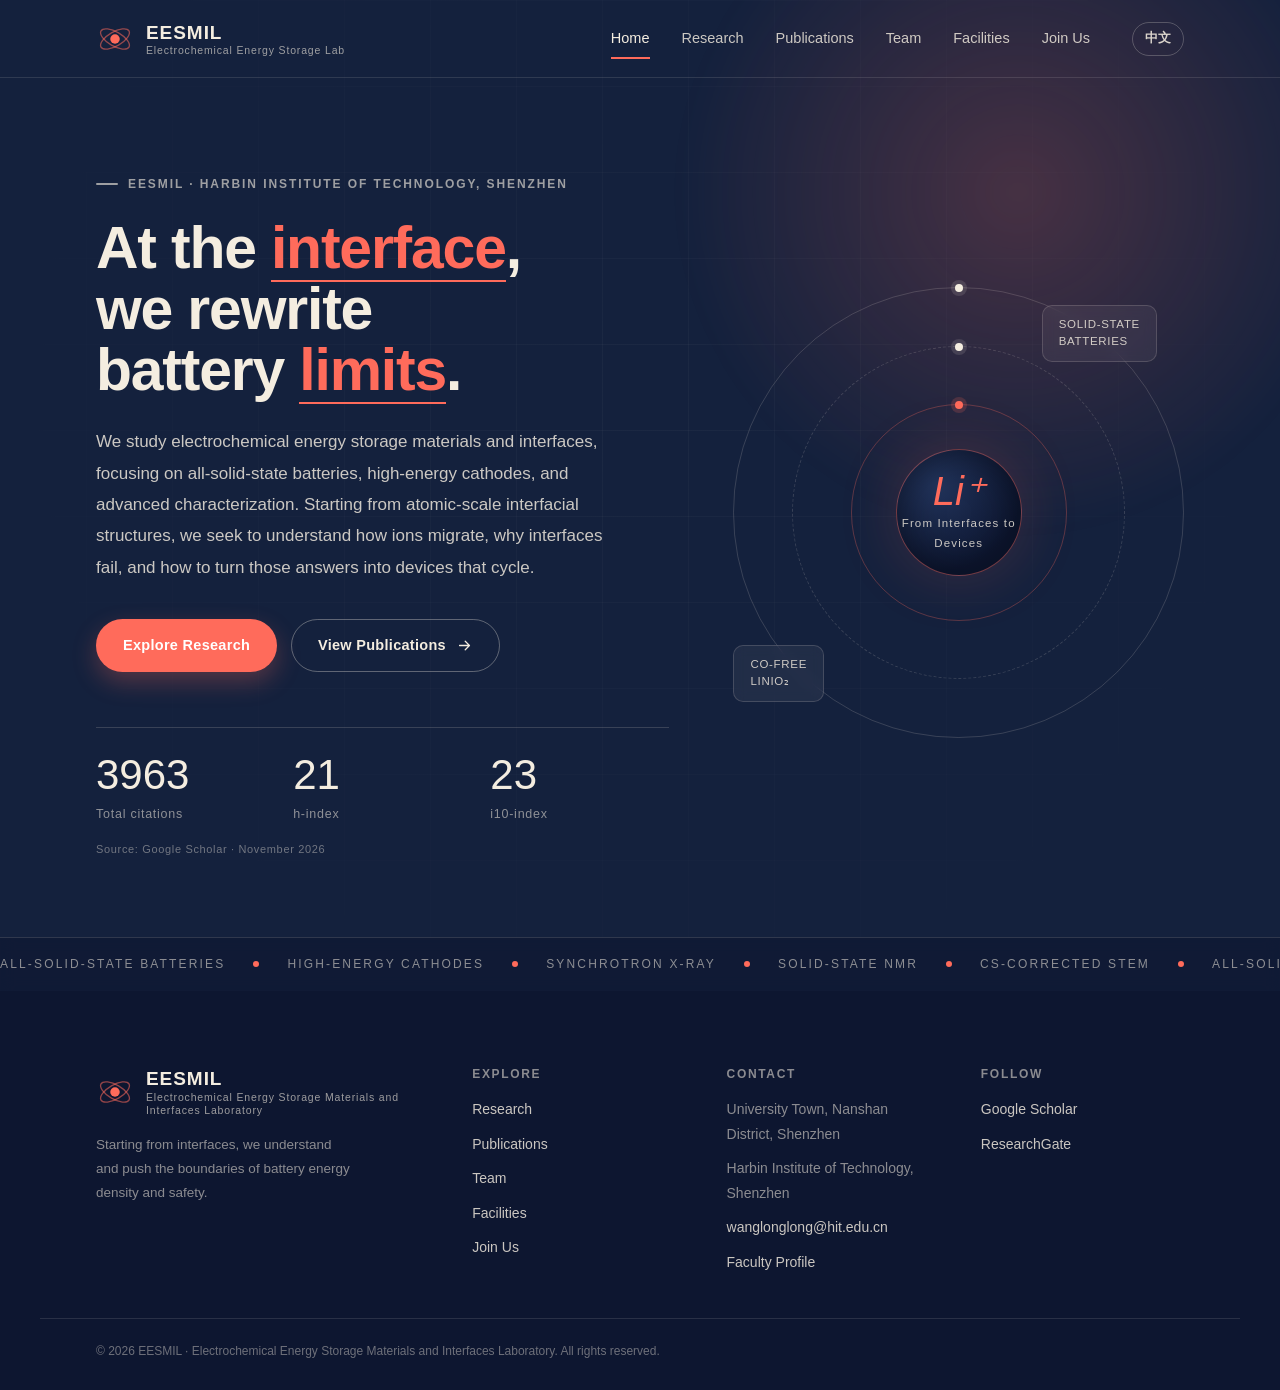
<file: index-en.html>
<!DOCTYPE html>
<html lang="en">
<head>
  <meta charset="UTF-8" />
  <meta name="viewport" content="width=device-width, initial-scale=1.0" />
  <title>EESMIL | Electrochemical Energy Storage Materials and Interfaces Laboratory</title>
  <meta name="description" content="EESMIL at Harbin Institute of Technology, Shenzhen: all-solid-state batteries, high-energy cathodes, advanced characterization, and theory." />
  <link rel="icon" href="data:image/svg+xml,%3Csvg xmlns='http://www.w3.org/2000/svg' viewBox='0 0 32 32'%3E%3Crect width='32' height='32' rx='8' fill='%2314213D'/%3E%3Ccircle cx='16' cy='16' r='6' fill='%23FF6B5B'/%3E%3C/svg%3E" />
  <link rel="stylesheet" href="assets/css/style.css" />
</head>
<body>
  <!-- ============ Header ============ -->
  <header class="site-header" id="siteHeader">
    <div class="container header-inner">
      <a class="brand" href="index-en.html" aria-label="Back to home">
        <span class="brand-mark">
          <svg viewBox="0 0 40 40" aria-hidden="true">
            <circle cx="20" cy="20" r="5" fill="currentColor" />
            <ellipse cx="20" cy="20" rx="17" ry="7.5" fill="none" stroke="currentColor" stroke-width="1.4" opacity=".55" transform="rotate(30 20 20)" />
            <ellipse cx="20" cy="20" rx="17" ry="7.5" fill="none" stroke="currentColor" stroke-width="1.4" opacity=".55" transform="rotate(-30 20 20)" />
          </svg>
        </span>
        <span class="brand-text">
          <strong>EESMIL</strong>
          <em>Electrochemical Energy Storage Lab</em>
        </span>
      </a>

      <nav class="nav" id="nav" aria-label="Main navigation">
        <ul class="nav-list">
          <li><a class="nav-link is-active" aria-current="page" href="index-en.html">Home</a></li>
          <li><a class="nav-link" href="research-en.html">Research</a></li>
          <li><a class="nav-link" href="publications-en.html">Publications</a></li>
          <li><a class="nav-link" href="team-en.html">Team</a></li>
          <li><a class="nav-link" href="facilities-en.html">Facilities</a></li>
          <li><a class="nav-link" href="join-en.html">Join Us</a></li>
        </ul>
      </nav>

      <div class="header-tools">
        <a class="lang-switch" href="index.html" hreflang="zh-CN" lang="zh-CN" aria-label="Switch to Chinese">中文</a>
        <button class="nav-toggle" id="navToggle" aria-label="Open menu" aria-expanded="false" aria-controls="nav">
          <span></span><span></span><span></span>
        </button>
      </div>
    </div>
  </header>

  <main>
    <!-- ============ Hero ============ -->
    <section class="hero" id="home">
      <div class="hero-gridlines" aria-hidden="true"></div>
      <div class="hero-glow" aria-hidden="true"></div>

      <div class="container hero-inner">
        <div class="hero-copy">
          <p class="eyebrow eyebrow-light">
            <span class="eyebrow-dot"></span>EESMIL · Harbin Institute of Technology, Shenzhen
          </p>
          <h1 class="hero-title">
            At the <b>interface</b>,<br />
            we rewrite<br />
            battery <b>limits</b>.
          </h1>
          <p class="hero-sub">
            We study electrochemical energy storage materials and interfaces, focusing on all-solid-state batteries,
            high-energy cathodes, and advanced characterization. Starting from atomic-scale interfacial structures,
            we seek to understand how ions migrate, why interfaces fail, and how to turn those answers into devices that cycle.
          </p>
          <div class="hero-actions">
            <a class="btn btn-coral btn-slide" href="research-en.html">Explore Research</a>
            <a class="btn btn-ghost btn-slide" href="publications-en.html">View Publications
              <svg viewBox="0 0 24 24" aria-hidden="true"><path d="M5 12h14M13 6l6 6-6 6" fill="none" stroke="currentColor" stroke-width="1.8" stroke-linecap="round" stroke-linejoin="round"/></svg>
            </a>
          </div>

          <dl class="hero-stats">
            <div class="stat">
              <dt data-count="3981">0</dt><dd>Total citations</dd>
            </div>
            <div class="stat">
              <dt data-count="21">0</dt><dd>h-index</dd>
            </div>
            <div class="stat">
              <dt data-count="23">0</dt><dd>i10-index</dd>
            </div>
          </dl>
          <p class="hero-stats-note">Source: Google Scholar · November 2026</p>
        </div>

        <div class="hero-art" aria-hidden="true">
          <div class="orbit orbit-1"><span class="orbit-dot"></span></div>
          <div class="orbit orbit-2"><span class="orbit-dot"></span></div>
          <div class="orbit orbit-3"><span class="orbit-dot coral"></span></div>
          <div class="hero-core">
            <span class="core-label">Li⁺</span>
            <span class="core-value">From Interfaces to Devices</span>
          </div>
          <div class="hero-tag tag-1">Solid-State<br />Batteries</div>
          <div class="hero-tag tag-2">Co-free<br />LiNiO₂</div>
        </div>
      </div>

      <div class="hero-strip" aria-hidden="true">
        <div class="strip-track">
          <span>All-Solid-State Batteries</span><i></i>
          <span>High-Energy Cathodes</span><i></i>
          <span>Synchrotron X-Ray</span><i></i>
          <span>Solid-State NMR</span><i></i>
          <span>Cs-Corrected STEM</span><i></i>
          <span>All-Solid-State Batteries</span><i></i>
          <span>High-Energy Cathodes</span><i></i>
          <span>Synchrotron X-Ray</span><i></i>
          <span>Solid-State NMR</span><i></i>
          <span>Cs-Corrected STEM</span><i></i>
        </div>
      </div>
    </section>
  </main>

  <!-- ============ Footer ============ -->
  <footer class="site-footer">
    <div class="container footer-inner">
      <div class="footer-brand">
        <a class="brand brand-footer" href="index-en.html">
          <span class="brand-mark">
            <svg viewBox="0 0 40 40" aria-hidden="true">
              <circle cx="20" cy="20" r="5" fill="currentColor" />
              <ellipse cx="20" cy="20" rx="17" ry="7.5" fill="none" stroke="currentColor" stroke-width="1.4" opacity=".55" transform="rotate(30 20 20)" />
              <ellipse cx="20" cy="20" rx="17" ry="7.5" fill="none" stroke="currentColor" stroke-width="1.4" opacity=".55" transform="rotate(-30 20 20)" />
            </svg>
          </span>
          <span class="brand-text">
            <strong>EESMIL</strong>
            <em>Electrochemical Energy Storage Materials and Interfaces Laboratory</em>
          </span>
        </a>
        <p class="footer-desc">Starting from interfaces, we understand and push the boundaries of battery energy density and safety.</p>
      </div>

      <div class="footer-col">
        <h3>Explore</h3>
        <ul>
          <li><a href="research-en.html">Research</a></li>
          <li><a href="publications-en.html">Publications</a></li>
          <li><a href="team-en.html">Team</a></li>
          <li><a href="facilities-en.html">Facilities</a></li>
          <li><a href="join-en.html">Join Us</a></li>
        </ul>
      </div>

      <div class="footer-col">
        <h3>Contact</h3>
        <ul class="footer-contact">
          <li>University Town, Nanshan District, Shenzhen</li>
          <li>Harbin Institute of Technology, Shenzhen</li>
          <li><a href="mailto:wanglonglong@hit.edu.cn">wanglonglong@hit.edu.cn</a></li>
          <li><a href="https://homepage.hit.edu.cn/wanglonglong?lang=en" target="_blank" rel="noopener">Faculty Profile</a></li>
        </ul>
      </div>

      <div class="footer-col">
        <h3>Follow</h3>
        <ul>
          <li><a href="https://scholar.google.com/citations?user=xbnVCEEAAAAJ&amp;hl=en" target="_blank" rel="noopener">Google Scholar</a></li>
          <li><a href="#">ResearchGate</a></li>
        </ul>
      </div>
    </div>

    <div class="container footer-bottom">
      <p>© 2026 EESMIL · Electrochemical Energy Storage Materials and Interfaces Laboratory. All rights reserved.</p>
    </div>
  </footer>

  <a class="to-top" id="toTop" href="#home" aria-label="Back to top">
    <svg viewBox="0 0 24 24" aria-hidden="true"><path d="M12 19V5M6 11l6-6 6 6" fill="none" stroke="currentColor" stroke-width="1.8" stroke-linecap="round" stroke-linejoin="round"/></svg>
  </a>

  <script src="assets/js/main.js"></script>
</body>
</html>
</file>
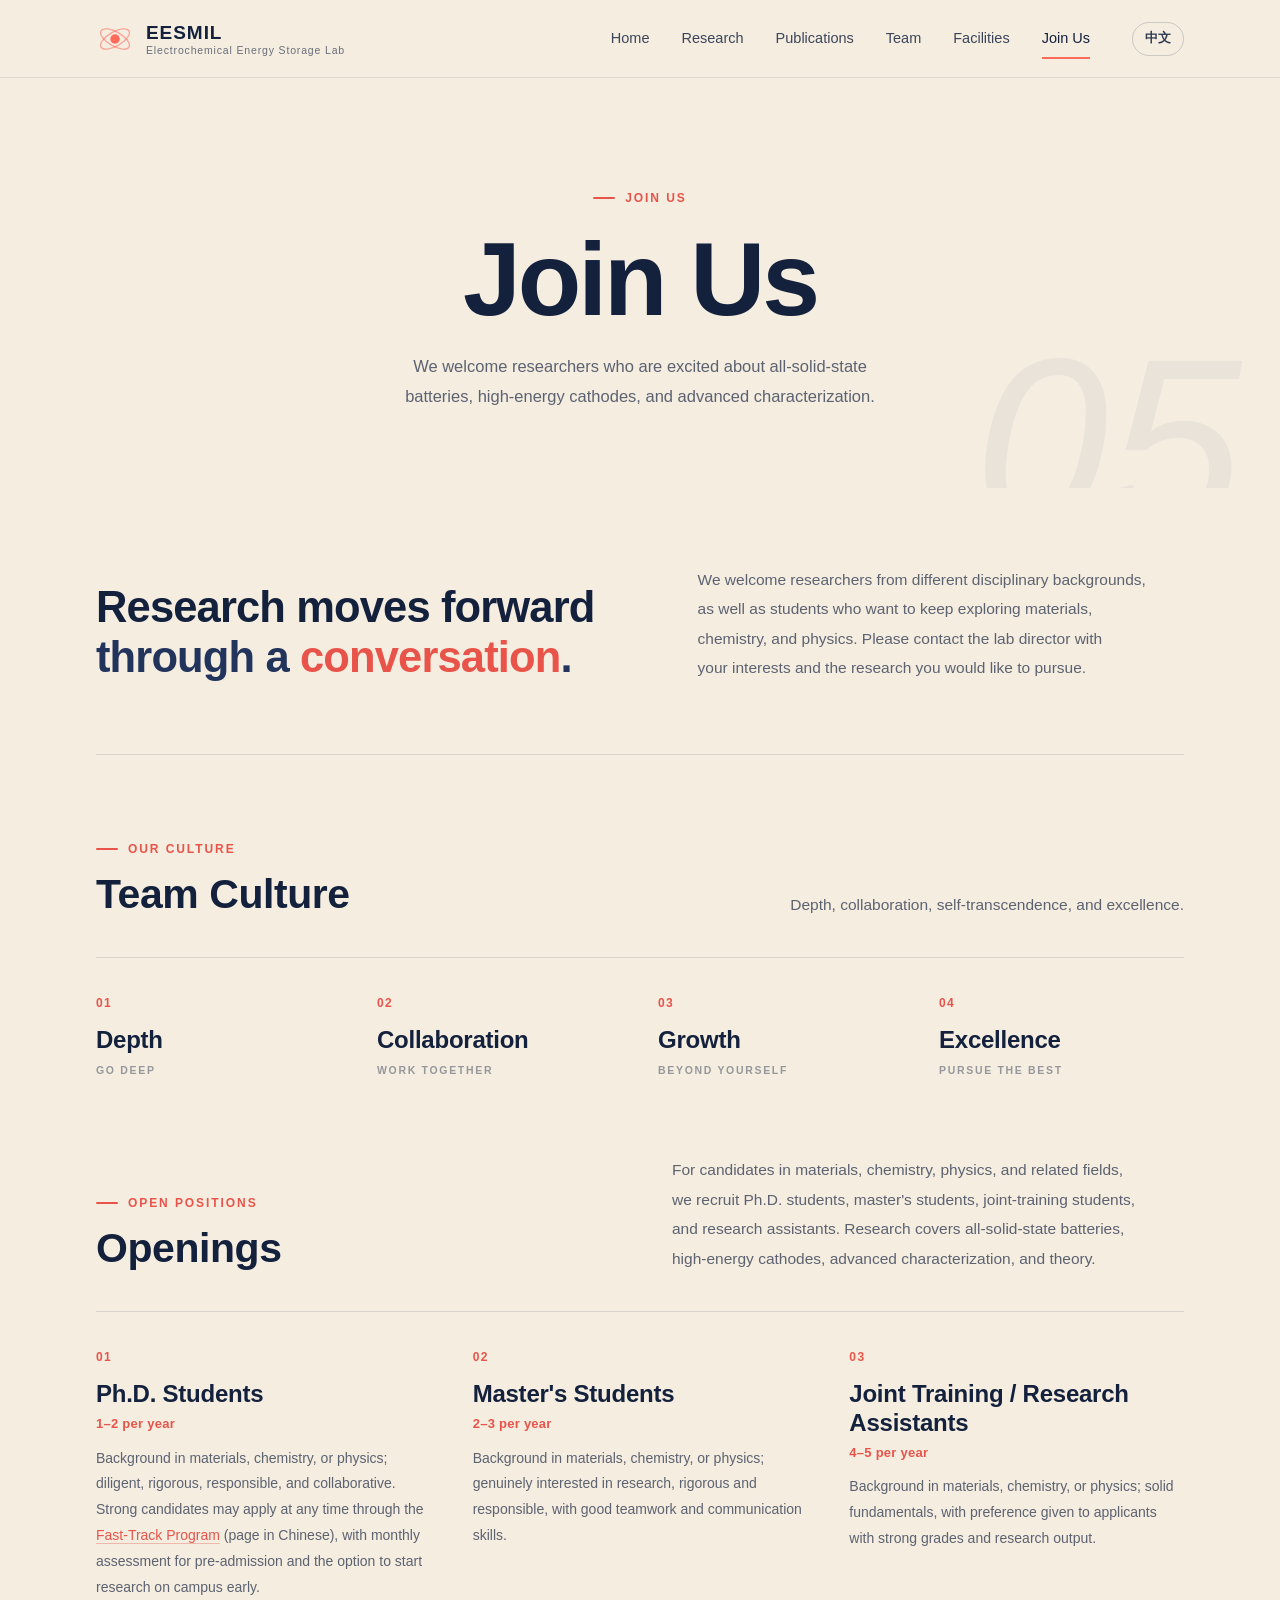
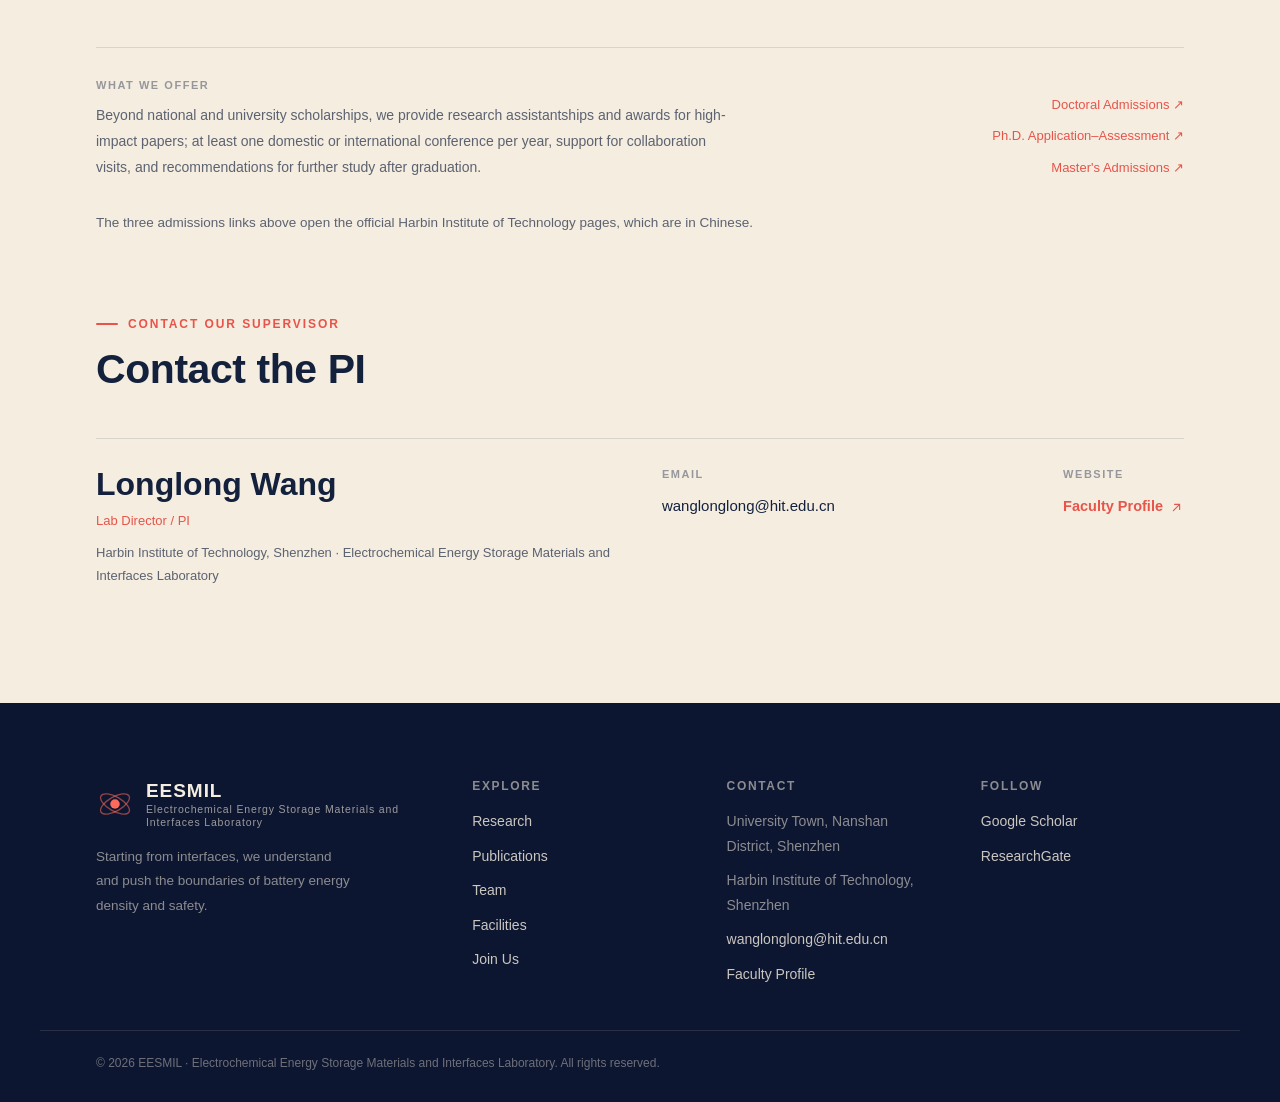
<file: join-en.html>
<!DOCTYPE html>
<html lang="en">
<head>
  <meta charset="UTF-8" />
  <meta name="viewport" content="width=device-width, initial-scale=1.0" />
  <title>Join Us | EESMIL</title>
  <meta name="description" content="EESMIL recruits Ph.D. students, master's students, joint-training students, and research assistants in all-solid-state batteries, high-energy cathodes, advanced characterization, and theory." />
  <link rel="icon" href="data:image/svg+xml,%3Csvg xmlns='http://www.w3.org/2000/svg' viewBox='0 0 32 32'%3E%3Crect width='32' height='32' rx='8' fill='%2314213D'/%3E%3Ccircle cx='16' cy='16' r='6' fill='%23FF6B5B'/%3E%3C/svg%3E" />
  <link rel="stylesheet" href="assets/css/style.css" />
</head>
<body class="page-join">
  <header class="site-header" id="siteHeader">
    <div class="container header-inner">
      <a class="brand" href="index-en.html" aria-label="Back to home">
        <span class="brand-mark">
          <svg viewBox="0 0 40 40" aria-hidden="true">
            <circle cx="20" cy="20" r="5" fill="currentColor" />
            <ellipse cx="20" cy="20" rx="17" ry="7.5" fill="none" stroke="currentColor" stroke-width="1.4" opacity=".55" transform="rotate(30 20 20)" />
            <ellipse cx="20" cy="20" rx="17" ry="7.5" fill="none" stroke="currentColor" stroke-width="1.4" opacity=".55" transform="rotate(-30 20 20)" />
          </svg>
        </span>
        <span class="brand-text">
          <strong>EESMIL</strong>
          <em>Electrochemical Energy Storage Lab</em>
        </span>
      </a>

      <nav class="nav" id="nav" aria-label="Main navigation">
        <ul class="nav-list">
          <li><a class="nav-link" href="index-en.html">Home</a></li>
          <li><a class="nav-link" href="research-en.html">Research</a></li>
          <li><a class="nav-link" href="publications-en.html">Publications</a></li>
          <li><a class="nav-link" href="team-en.html">Team</a></li>
          <li><a class="nav-link" href="facilities-en.html">Facilities</a></li>
          <li><a class="nav-link is-active" aria-current="page" href="join-en.html">Join Us</a></li>
        </ul>
      </nav>

      <div class="header-tools">
        <a class="lang-switch" href="join.html" hreflang="zh-CN" lang="zh-CN" aria-label="Switch to Chinese">中文</a>
        <button class="nav-toggle" id="navToggle" aria-label="Open menu" aria-expanded="false" aria-controls="nav">
          <span></span><span></span><span></span>
        </button>
      </div>
    </div>
  </header>

  <main>
    <section class="join-hero">
      <span class="page-no" aria-hidden="true">05</span>
      <div class="container join-hero-inner">
        <p class="eyebrow join-eyebrow"><span class="eyebrow-dot"></span>Join Us</p>
        <h1 class="join-title">Join Us</h1>
        <p class="join-sub">We welcome researchers who are excited about all-solid-state batteries, high-energy cathodes, and advanced characterization.</p>
      </div>
    </section>

    <section class="section join-main">
      <div class="container">
        <div class="join-statement" data-reveal>
          <h2>Research moves forward<br /><span>through a <b>conversation</b>.</span></h2>
          <p>We welcome researchers from different disciplinary backgrounds, as well as students who want to keep exploring materials, chemistry, and physics. Please contact the lab director with your interests and the research you would like to pursue.</p>
        </div>

        <div class="join-culture" data-reveal>
          <div class="join-culture-head">
            <div>
              <p class="eyebrow"><span class="eyebrow-dot"></span>Our Culture</p>
              <h2 class="section-title">Team Culture</h2>
            </div>
            <p class="culture-motto">Depth, collaboration, self-transcendence, and excellence.</p>
          </div>
          <div class="culture-grid">
            <article class="culture-item">
              <span class="culture-no">01</span>
              <h3>Depth</h3>
              <p>Go deep</p>
            </article>
            <article class="culture-item">
              <span class="culture-no">02</span>
              <h3>Collaboration</h3>
              <p>Work together</p>
            </article>
            <article class="culture-item">
              <span class="culture-no">03</span>
              <h3>Growth</h3>
              <p>Beyond yourself</p>
            </article>
            <article class="culture-item">
              <span class="culture-no">04</span>
              <h3>Excellence</h3>
              <p>Pursue the best</p>
            </article>
          </div>
        </div>

        <div class="join-openings" data-reveal>
          <div class="join-openings-head">
            <div>
              <p class="eyebrow"><span class="eyebrow-dot"></span>Open Positions</p>
              <h2 class="section-title">Openings</h2>
            </div>
            <p class="openings-lead">For candidates in materials, chemistry, physics, and related fields, we recruit Ph.D. students, master's students, joint-training students, and research assistants. Research covers all-solid-state batteries, high-energy cathodes, advanced characterization, and theory.</p>
          </div>
          <div class="opening-grid">
            <article class="opening-item">
              <span class="opening-no">01</span>
              <h3>Ph.D. Students</h3>
              <p class="opening-count">1–2 per year</p>
              <p class="opening-desc">Background in materials, chemistry, or physics; diligent, rigorous, responsible, and collaborative. Strong candidates may apply at any time through the <a class="inline-link" href="https://yzb.hit.edu.cn/2025/0624/c8824a372648/page.htm" target="_blank" rel="noopener">Fast-Track Program</a> (page in Chinese), with monthly assessment for pre-admission and the option to start research on campus early.</p>
            </article>
            <article class="opening-item">
              <span class="opening-no">02</span>
              <h3>Master's Students</h3>
              <p class="opening-count">2–3 per year</p>
              <p class="opening-desc">Background in materials, chemistry, or physics; genuinely interested in research, rigorous and responsible, with good teamwork and communication skills.</p>
            </article>
            <article class="opening-item">
              <span class="opening-no">03</span>
              <h3>Joint Training / Research Assistants</h3>
              <p class="opening-count">4–5 per year</p>
              <p class="opening-desc">Background in materials, chemistry, or physics; solid fundamentals, with preference given to applicants with strong grades and research output.</p>
            </article>
          </div>
          <div class="opening-support">
            <div>
              <p class="opening-label">What We Offer</p>
              <p class="opening-desc">Beyond national and university scholarships, we provide research assistantships and awards for high-impact papers; at least one domestic or international conference per year, support for collaboration visits, and recommendations for further study after graduation.</p>
            </div>
            <div class="opening-links">
              <a href="https://yzb.hit.edu.cn/2025/0911/c8825a377413/page.htm" target="_blank" rel="noopener">Doctoral Admissions ↗</a>
              <a href="https://yzb.hit.edu.cn/2025/0911/c8816a377418/page.htm" target="_blank" rel="noopener">Ph.D. Application–Assessment ↗</a>
              <a href="https://yzb.hit.edu.cn/2025/0930/c8817a379157/page.htm" target="_blank" rel="noopener">Master's Admissions ↗</a>
            </div>
          </div>
          <p class="list-more">The three admissions links above open the official Harbin Institute of Technology pages, which are in Chinese.</p>
        </div>

        <div class="join-contact" data-reveal>
          <div class="join-contact-head">
            <p class="eyebrow"><span class="eyebrow-dot"></span>Contact Our Supervisor</p>
            <h2 class="section-title">Contact the PI</h2>
          </div>

          <article class="supervisor">
            <div class="supervisor-main">
              <h3>Longlong Wang</h3>
              <p class="supervisor-role">Lab Director / PI</p>
              <p class="supervisor-affil">Harbin Institute of Technology, Shenzhen · Electrochemical Energy Storage Materials and Interfaces Laboratory</p>
            </div>
            <div class="supervisor-field">
              <p class="supervisor-label">Email</p>
              <a href="mailto:wanglonglong@hit.edu.cn">wanglonglong@hit.edu.cn</a>
            </div>
            <div class="supervisor-field">
              <p class="supervisor-label">Website</p>
              <a class="text-link" href="https://homepage.hit.edu.cn/wanglonglong?lang=en" target="_blank" rel="noopener">
                Faculty Profile
                <svg viewBox="0 0 24 24" aria-hidden="true"><path d="M7 17 17 7M9 7h8v8" fill="none" stroke="currentColor" stroke-width="1.8" stroke-linecap="round" stroke-linejoin="round"/></svg>
              </a>
            </div>
          </article>
        </div>
      </div>
    </section>

  </main>

  <footer class="site-footer">
    <div class="container footer-inner">
      <div class="footer-brand">
        <a class="brand brand-footer" href="index-en.html">
          <span class="brand-mark">
            <svg viewBox="0 0 40 40" aria-hidden="true">
              <circle cx="20" cy="20" r="5" fill="currentColor" />
              <ellipse cx="20" cy="20" rx="17" ry="7.5" fill="none" stroke="currentColor" stroke-width="1.4" opacity=".55" transform="rotate(30 20 20)" />
              <ellipse cx="20" cy="20" rx="17" ry="7.5" fill="none" stroke="currentColor" stroke-width="1.4" opacity=".55" transform="rotate(-30 20 20)" />
            </svg>
          </span>
          <span class="brand-text">
            <strong>EESMIL</strong>
            <em>Electrochemical Energy Storage Materials and Interfaces Laboratory</em>
          </span>
        </a>
        <p class="footer-desc">Starting from interfaces, we understand and push the boundaries of battery energy density and safety.</p>
      </div>

      <div class="footer-col">
        <h3>Explore</h3>
        <ul>
          <li><a href="research-en.html">Research</a></li>
          <li><a href="publications-en.html">Publications</a></li>
          <li><a href="team-en.html">Team</a></li>
          <li><a href="facilities-en.html">Facilities</a></li>
          <li><a href="join-en.html">Join Us</a></li>
        </ul>
      </div>

      <div class="footer-col">
        <h3>Contact</h3>
        <ul class="footer-contact">
          <li>University Town, Nanshan District, Shenzhen</li>
          <li>Harbin Institute of Technology, Shenzhen</li>
          <li><a href="mailto:wanglonglong@hit.edu.cn">wanglonglong@hit.edu.cn</a></li>
          <li><a href="https://homepage.hit.edu.cn/wanglonglong?lang=en" target="_blank" rel="noopener">Faculty Profile</a></li>
        </ul>
      </div>

      <div class="footer-col">
        <h3>Follow</h3>
        <ul>
          <li><a href="https://scholar.google.com/citations?user=xbnVCEEAAAAJ&amp;hl=en" target="_blank" rel="noopener">Google Scholar</a></li>
          <li><a href="#">ResearchGate</a></li>
        </ul>
      </div>
    </div>

    <div class="container footer-bottom">
      <p>© 2026 EESMIL · Electrochemical Energy Storage Materials and Interfaces Laboratory. All rights reserved.</p>
  </footer>

  <a class="to-top" id="toTop" href="#" aria-label="Back to top">
    <svg viewBox="0 0 24 24" aria-hidden="true"><path d="M12 19V5M6 11l6-6 6 6" fill="none" stroke="currentColor" stroke-width="1.8" stroke-linecap="round" stroke-linejoin="round"/></svg>
  </a>

  <script src="assets/js/main.js"></script>
</body>
</html>
</file>
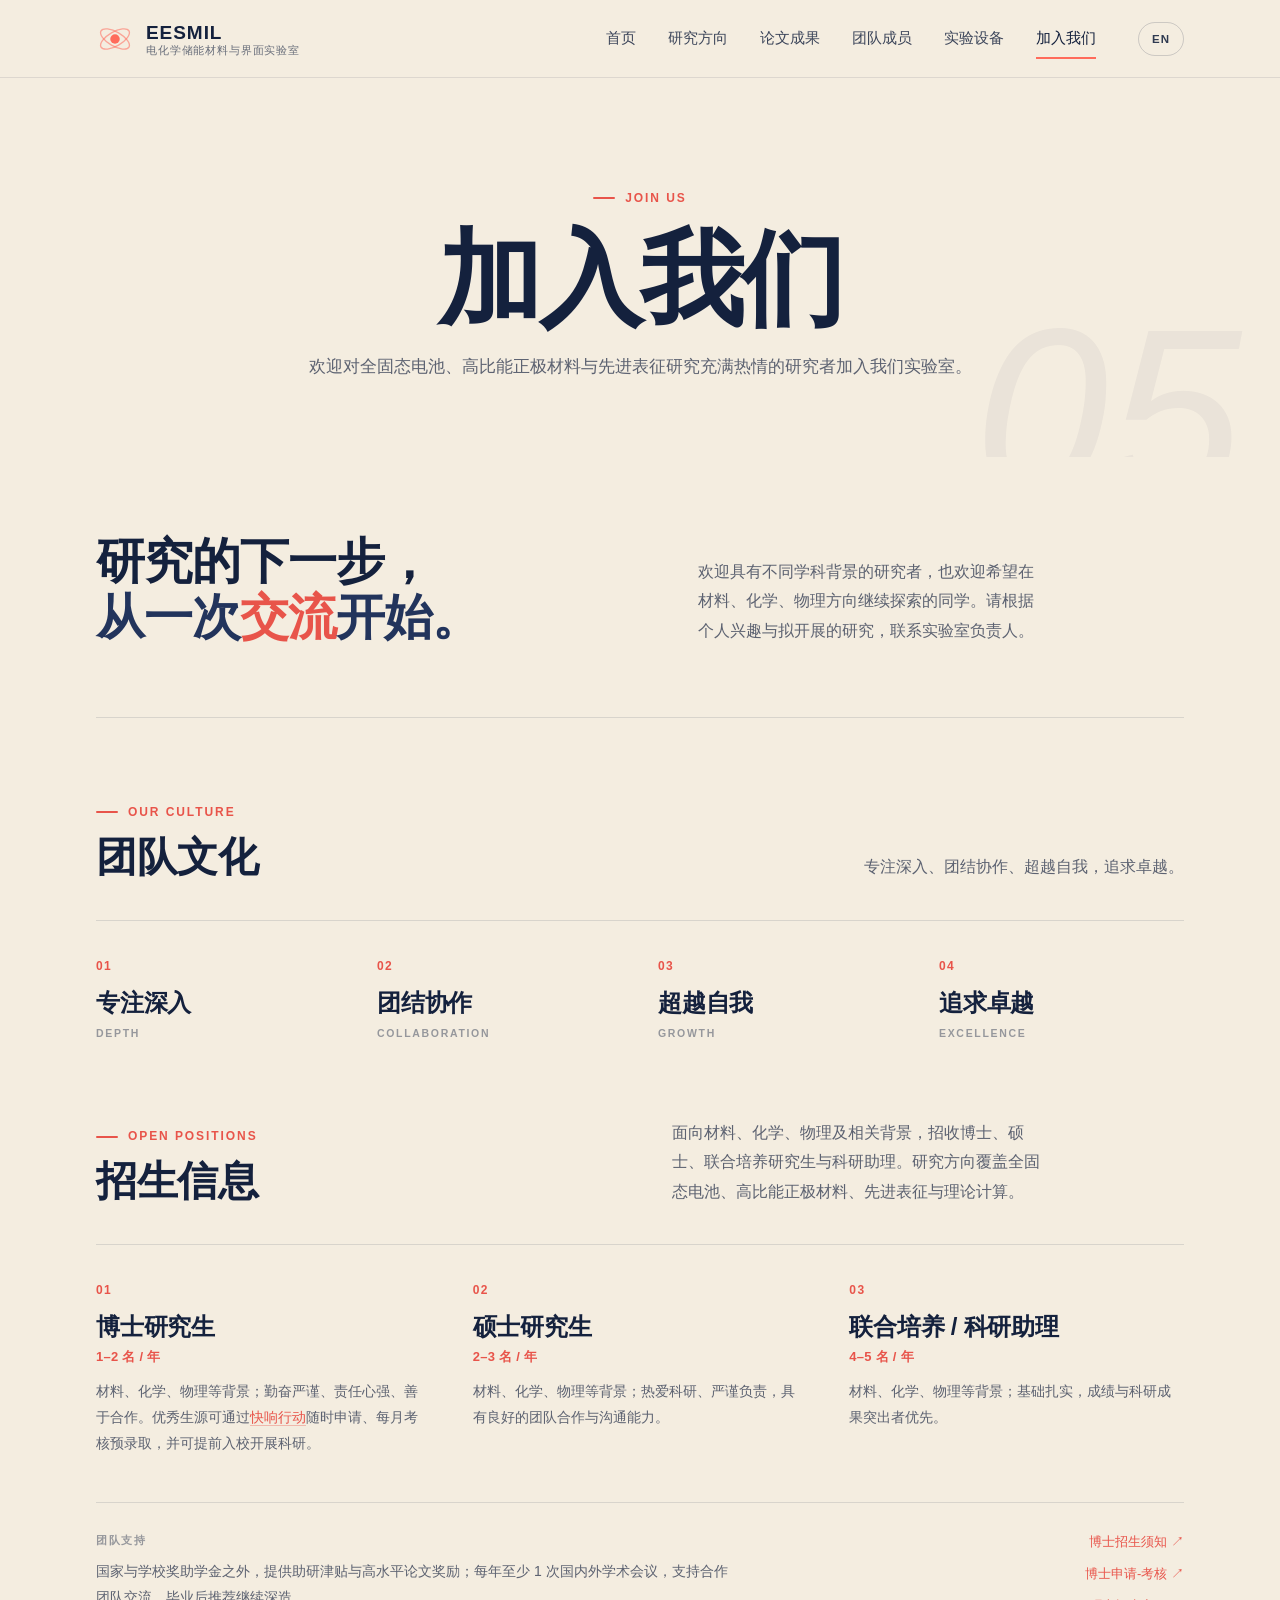
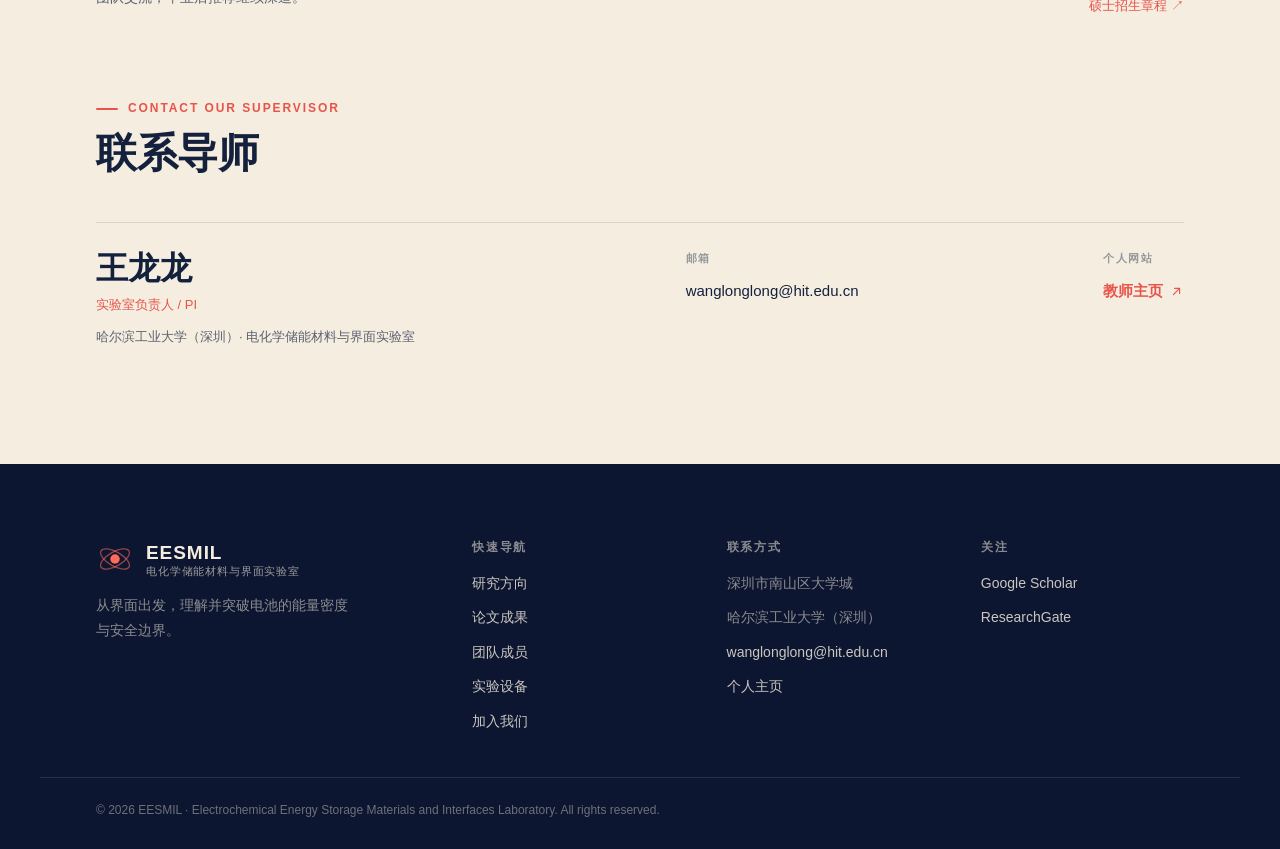
<file: join.html>
<!DOCTYPE html>
<html lang="zh-CN">
<head>
  <meta charset="UTF-8" />
  <meta name="viewport" content="width=device-width, initial-scale=1.0" />
  <title>加入我们 | EESMIL</title>
  <meta name="description" content="电化学储能材料与界面实验室（EESMIL）招收博士、硕士、联合培养研究生与科研助理，方向覆盖全固态电池、高比能正极材料、先进表征与理论计算。" />
  <link rel="icon" href="data:image/svg+xml,%3Csvg xmlns='http://www.w3.org/2000/svg' viewBox='0 0 32 32'%3E%3Crect width='32' height='32' rx='8' fill='%2314213D'/%3E%3Ccircle cx='16' cy='16' r='6' fill='%23FF6B5B'/%3E%3C/svg%3E" />
  <link rel="stylesheet" href="assets/css/style.css" />
</head>
<body class="page-join">
  <header class="site-header" id="siteHeader">
    <div class="container header-inner">
      <a class="brand" href="index.html" aria-label="返回首页">
        <span class="brand-mark">
          <svg viewBox="0 0 40 40" aria-hidden="true">
            <circle cx="20" cy="20" r="5" fill="currentColor" />
            <ellipse cx="20" cy="20" rx="17" ry="7.5" fill="none" stroke="currentColor" stroke-width="1.4" opacity=".55" transform="rotate(30 20 20)" />
            <ellipse cx="20" cy="20" rx="17" ry="7.5" fill="none" stroke="currentColor" stroke-width="1.4" opacity=".55" transform="rotate(-30 20 20)" />
          </svg>
        </span>
        <span class="brand-text">
          <strong>EESMIL</strong>
          <em>电化学储能材料与界面实验室</em>
        </span>
      </a>

      <nav class="nav" id="nav" aria-label="主导航">
        <ul class="nav-list">
          <li><a class="nav-link" href="index.html">首页</a></li>
          <li><a class="nav-link" href="research.html">研究方向</a></li>
          <li><a class="nav-link" href="publications.html">论文成果</a></li>
          <li><a class="nav-link" href="team.html">团队成员</a></li>
          <li><a class="nav-link" href="facilities.html">实验设备</a></li>
          <li><a class="nav-link is-active" aria-current="page" href="join.html">加入我们</a></li>
        </ul>
      </nav>

      <div class="header-tools">
        <a class="lang-switch" href="join-en.html" hreflang="en" lang="en" aria-label="Switch to English">EN</a>
        <button class="nav-toggle" id="navToggle" aria-label="打开菜单" aria-expanded="false" aria-controls="nav">
          <span></span><span></span><span></span>
        </button>
      </div>
    </div>
  </header>

  <main>
    <section class="join-hero">
      <span class="page-no" aria-hidden="true">05</span>
      <div class="container join-hero-inner">
        <p class="eyebrow join-eyebrow"><span class="eyebrow-dot"></span>Join Us</p>
        <h1 class="join-title">加入我们</h1>
        <p class="join-sub">欢迎对全固态电池、高比能正极材料与先进表征研究充满热情的研究者加入我们实验室。</p>
      </div>
    </section>

    <section class="section join-main">
      <div class="container">
        <div class="join-statement" data-reveal>
          <h2>研究的下一步，<br /><span>从一次<b>交流</b>开始。</span></h2>
          <p>欢迎具有不同学科背景的研究者，也欢迎希望在材料、化学、物理方向继续探索的同学。请根据个人兴趣与拟开展的研究，联系实验室负责人。</p>
        </div>

        <div class="join-culture" data-reveal>
          <div class="join-culture-head">
            <div>
              <p class="eyebrow"><span class="eyebrow-dot"></span>Our Culture</p>
              <h2 class="section-title">团队文化</h2>
            </div>
            <p class="culture-motto">专注深入、团结协作、超越自我，追求卓越。</p>
          </div>
          <div class="culture-grid">
            <article class="culture-item">
              <span class="culture-no">01</span>
              <h3>专注深入</h3>
              <p>Depth</p>
            </article>
            <article class="culture-item">
              <span class="culture-no">02</span>
              <h3>团结协作</h3>
              <p>Collaboration</p>
            </article>
            <article class="culture-item">
              <span class="culture-no">03</span>
              <h3>超越自我</h3>
              <p>Growth</p>
            </article>
            <article class="culture-item">
              <span class="culture-no">04</span>
              <h3>追求卓越</h3>
              <p>Excellence</p>
            </article>
          </div>
        </div>

        <div class="join-openings" data-reveal>
          <div class="join-openings-head">
            <div>
              <p class="eyebrow"><span class="eyebrow-dot"></span>Open Positions</p>
              <h2 class="section-title">招生信息</h2>
            </div>
            <p class="openings-lead">面向材料、化学、物理及相关背景，招收博士、硕士、联合培养研究生与科研助理。研究方向覆盖全固态电池、高比能正极材料、先进表征与理论计算。</p>
          </div>
          <div class="opening-grid">
            <article class="opening-item">
              <span class="opening-no">01</span>
              <h3>博士研究生</h3>
              <p class="opening-count">1–2 名 / 年</p>
              <p class="opening-desc">材料、化学、物理等背景；勤奋严谨、责任心强、善于合作。优秀生源可通过<a class="inline-link" href="https://yzb.hit.edu.cn/2025/0624/c8824a372648/page.htm" target="_blank" rel="noopener">快响行动</a>随时申请、每月考核预录取，并可提前入校开展科研。</p>
            </article>
            <article class="opening-item">
              <span class="opening-no">02</span>
              <h3>硕士研究生</h3>
              <p class="opening-count">2–3 名 / 年</p>
              <p class="opening-desc">材料、化学、物理等背景；热爱科研、严谨负责，具有良好的团队合作与沟通能力。</p>
            </article>
            <article class="opening-item">
              <span class="opening-no">03</span>
              <h3>联合培养 / 科研助理</h3>
              <p class="opening-count">4–5 名 / 年</p>
              <p class="opening-desc">材料、化学、物理等背景；基础扎实，成绩与科研成果突出者优先。</p>
            </article>
          </div>
          <div class="opening-support">
            <div>
              <p class="opening-label">团队支持</p>
              <p class="opening-desc">国家与学校奖助学金之外，提供助研津贴与高水平论文奖励；每年至少 1 次国内外学术会议，支持合作团队交流，毕业后推荐继续深造。</p>
            </div>
            <div class="opening-links">
              <a href="https://yzb.hit.edu.cn/2025/0911/c8825a377413/page.htm" target="_blank" rel="noopener">博士招生须知 ↗</a>
              <a href="https://yzb.hit.edu.cn/2025/0911/c8816a377418/page.htm" target="_blank" rel="noopener">博士申请-考核 ↗</a>
              <a href="https://yzb.hit.edu.cn/2025/0930/c8817a379157/page.htm" target="_blank" rel="noopener">硕士招生章程 ↗</a>
            </div>
          </div>
        </div>

        <div class="join-contact" data-reveal>
          <div class="join-contact-head">
            <p class="eyebrow"><span class="eyebrow-dot"></span>Contact Our Supervisor</p>
            <h2 class="section-title">联系导师</h2>
          </div>

          <article class="supervisor">
            <div class="supervisor-main">
              <h3>王龙龙</h3>
              <p class="supervisor-role">实验室负责人 / PI</p>
              <p class="supervisor-affil">哈尔滨工业大学（深圳）· 电化学储能材料与界面实验室</p>
            </div>
            <div class="supervisor-field">
              <p class="supervisor-label">邮箱</p>
              <a href="mailto:wanglonglong@hit.edu.cn">wanglonglong@hit.edu.cn</a>
            </div>
            <div class="supervisor-field">
              <p class="supervisor-label">个人网站</p>
              <a class="text-link" href="http://homepage.hit.edu.cn/wanglonglong" target="_blank" rel="noopener">
                教师主页
                <svg viewBox="0 0 24 24" aria-hidden="true"><path d="M7 17 17 7M9 7h8v8" fill="none" stroke="currentColor" stroke-width="1.8" stroke-linecap="round" stroke-linejoin="round"/></svg>
              </a>
            </div>
          </article>
        </div>
      </div>
    </section>

  </main>

  <footer class="site-footer">
    <div class="container footer-inner">
      <div class="footer-brand">
        <a class="brand brand-footer" href="index.html">
          <span class="brand-mark">
            <svg viewBox="0 0 40 40" aria-hidden="true">
              <circle cx="20" cy="20" r="5" fill="currentColor" />
              <ellipse cx="20" cy="20" rx="17" ry="7.5" fill="none" stroke="currentColor" stroke-width="1.4" opacity=".55" transform="rotate(30 20 20)" />
              <ellipse cx="20" cy="20" rx="17" ry="7.5" fill="none" stroke="currentColor" stroke-width="1.4" opacity=".55" transform="rotate(-30 20 20)" />
            </svg>
          </span>
          <span class="brand-text">
            <strong>EESMIL</strong>
            <em>电化学储能材料与界面实验室</em>
          </span>
        </a>
        <p class="footer-desc">从界面出发，理解并突破电池的能量密度与安全边界。</p>
      </div>

      <div class="footer-col">
        <h3>快速导航</h3>
        <ul>
          <li><a href="research.html">研究方向</a></li>
          <li><a href="publications.html">论文成果</a></li>
          <li><a href="team.html">团队成员</a></li>
          <li><a href="facilities.html">实验设备</a></li>
          <li><a href="join.html">加入我们</a></li>
        </ul>
      </div>

      <div class="footer-col">
        <h3>联系方式</h3>
        <ul class="footer-contact">
          <li>深圳市南山区大学城</li>
          <li>哈尔滨工业大学（深圳）</li>
          <li><a href="mailto:wanglonglong@hit.edu.cn">wanglonglong@hit.edu.cn</a></li>
          <li><a href="https://homepage.hit.edu.cn/wanglonglong?lang=en" target="_blank" rel="noopener">个人主页</a></li>
        </ul>
      </div>

      <div class="footer-col">
        <h3>关注</h3>
        <ul>
          <li><a href="https://scholar.google.com/citations?user=xbnVCEEAAAAJ&amp;hl=zh-CN" target="_blank" rel="noopener">Google Scholar</a></li>
          <li><a href="#">ResearchGate</a></li>
        </ul>
      </div>
    </div>

    <div class="container footer-bottom">
      <p>© 2026 EESMIL · Electrochemical Energy Storage Materials and Interfaces Laboratory. All rights reserved.</p>
    </div>
  </footer>

  <a class="to-top" id="toTop" href="#" aria-label="回到顶部">
    <svg viewBox="0 0 24 24" aria-hidden="true"><path d="M12 19V5M6 11l6-6 6 6" fill="none" stroke="currentColor" stroke-width="1.8" stroke-linecap="round" stroke-linejoin="round"/></svg>
  </a>

  <script src="assets/js/main.js"></script>
</body>
</html>
</file>
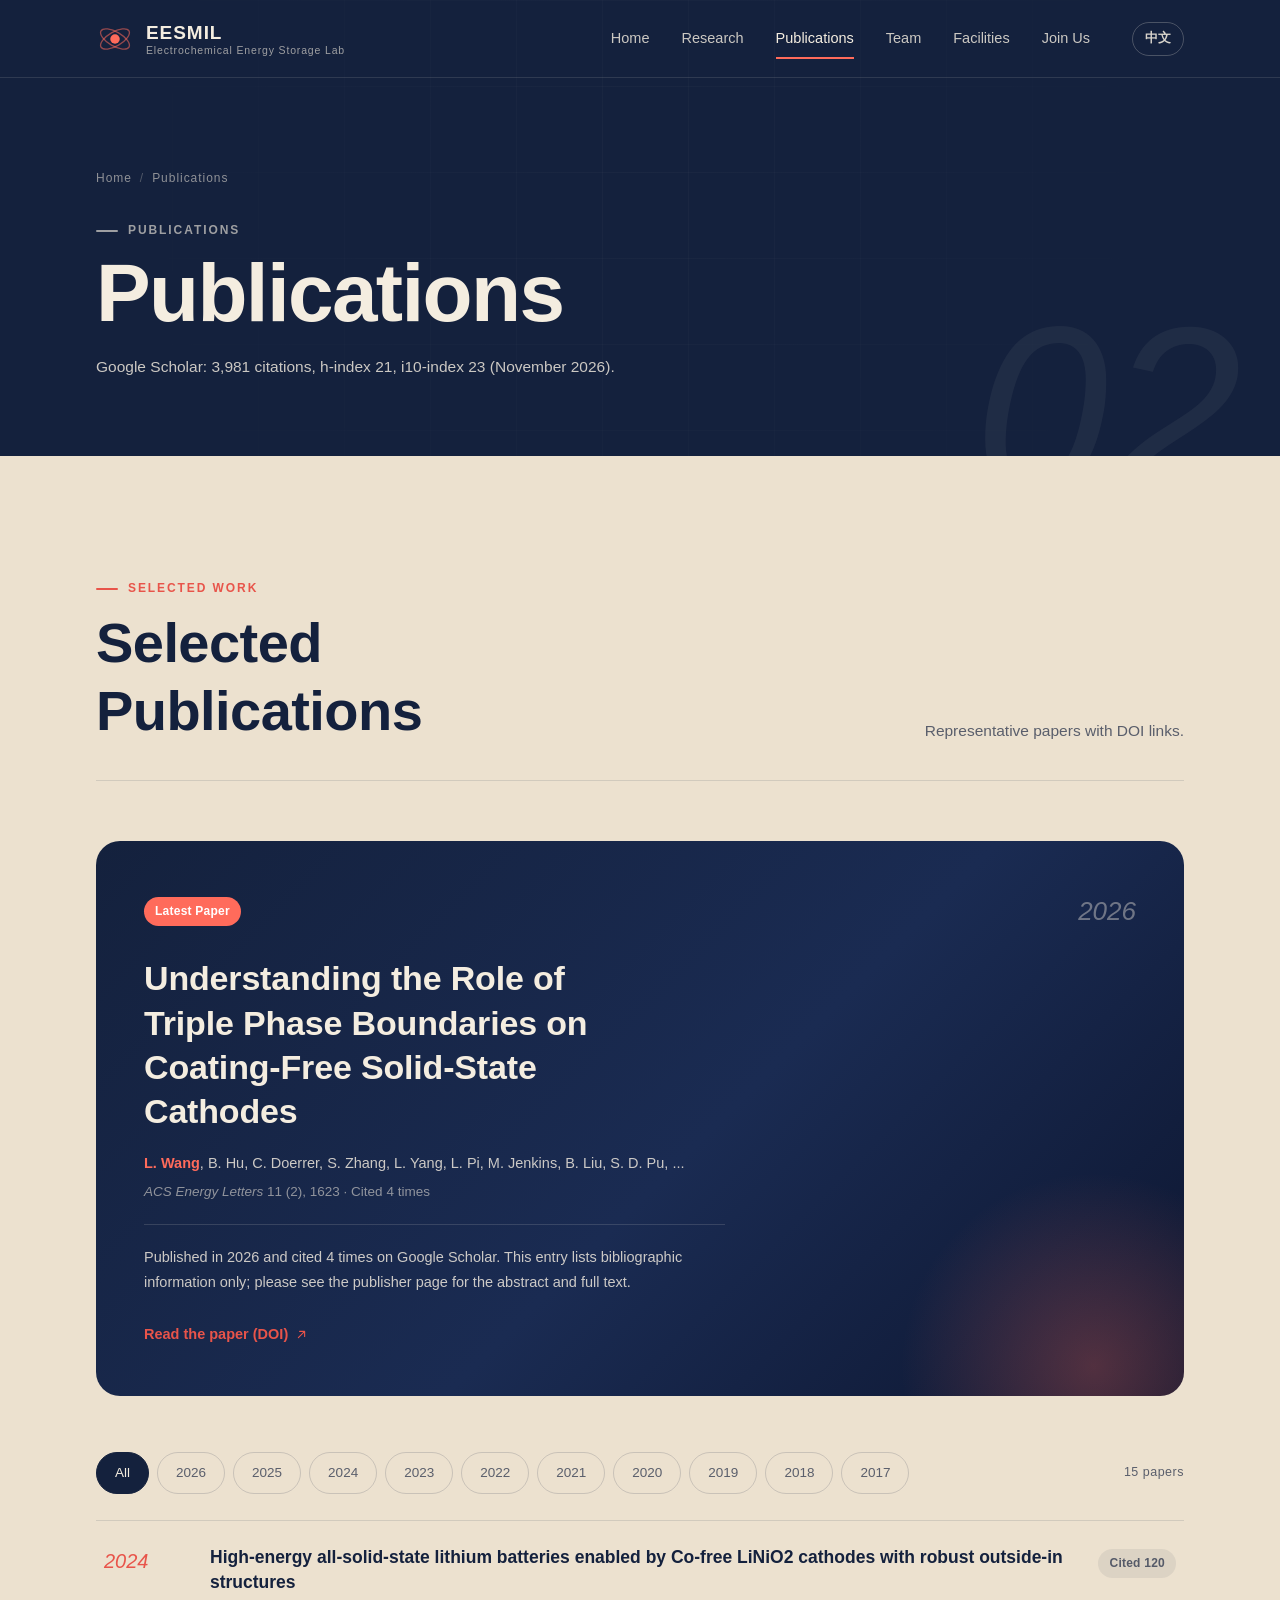
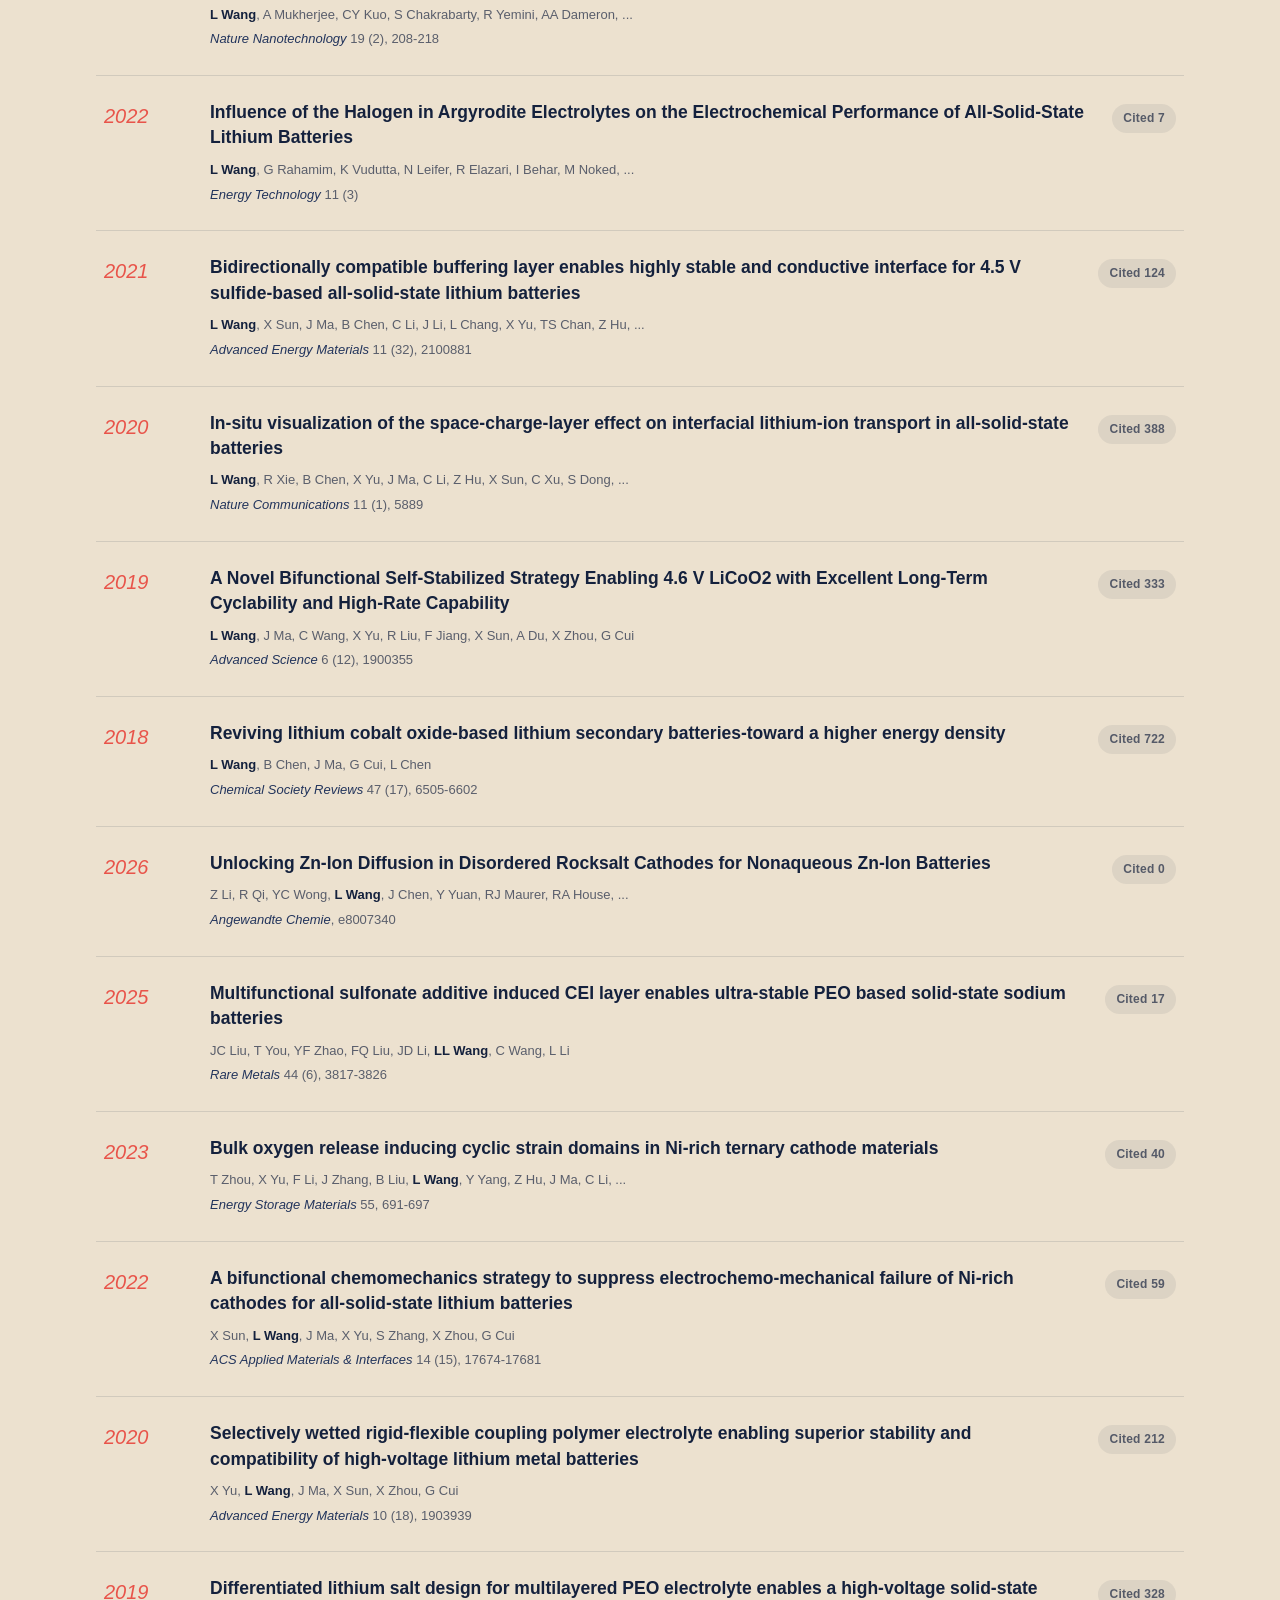
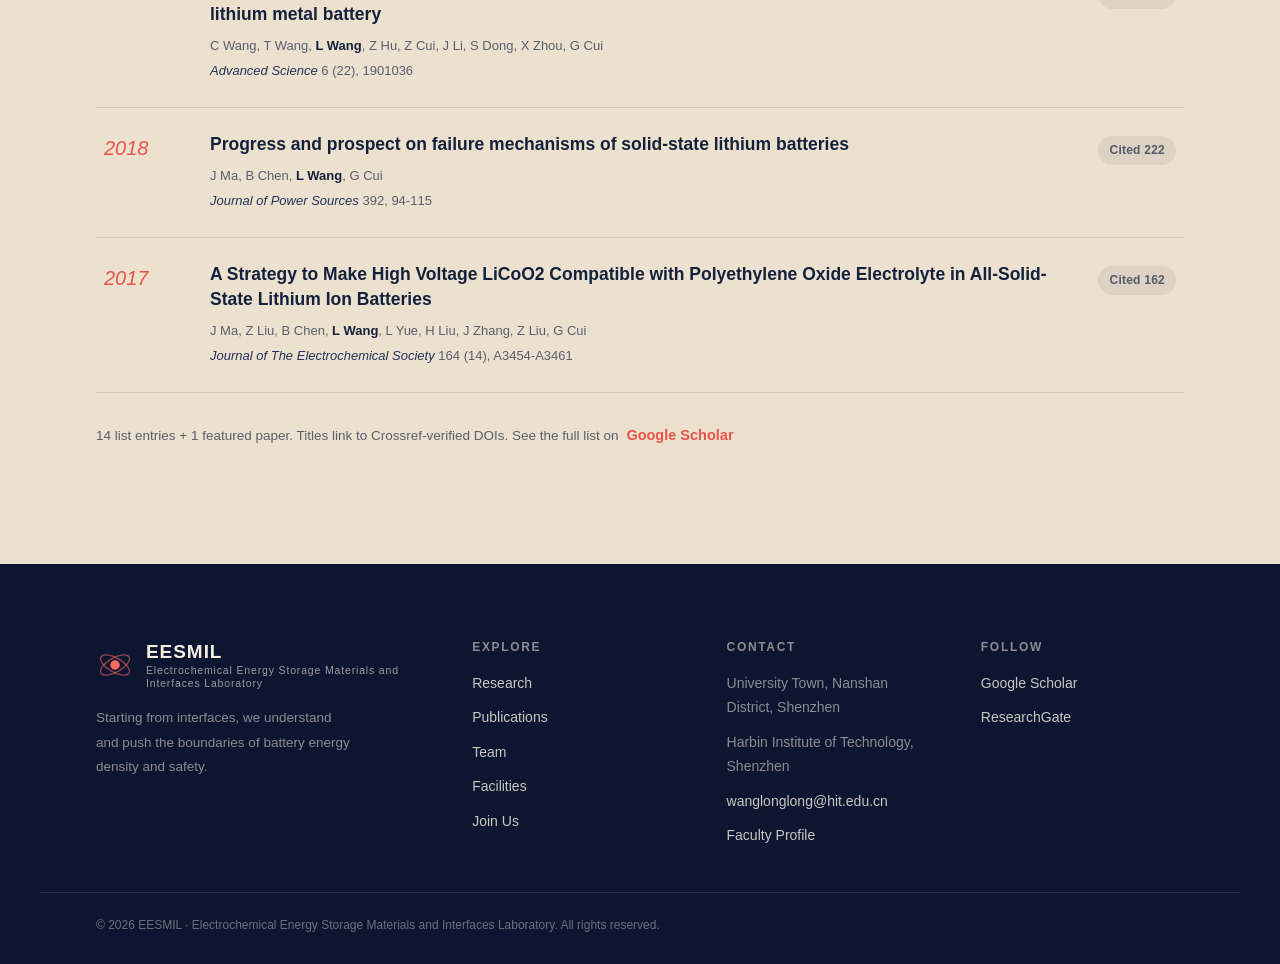
<file: publications-en.html>
<!DOCTYPE html>
<html lang="en">
<head>
  <meta charset="UTF-8" />
  <meta name="viewport" content="width=device-width, initial-scale=1.0" />
  <title>Publications | EESMIL</title>
  <meta name="description" content="Selected publications from EESMIL, recorded from Google Scholar (November 2026), including Nature Nanotechnology, Nature Communications, Chemical Society Reviews, and Joule." />
  <link rel="icon" href="data:image/svg+xml,%3Csvg xmlns='http://www.w3.org/2000/svg' viewBox='0 0 32 32'%3E%3Crect width='32' height='32' rx='8' fill='%2314213D'/%3E%3Ccircle cx='16' cy='16' r='6' fill='%23FF6B5B'/%3E%3C/svg%3E" />
  <link rel="stylesheet" href="assets/css/style.css" />
</head>
<body>
  <header class="site-header" id="siteHeader">
    <div class="container header-inner">
      <a class="brand" href="index-en.html" aria-label="Back to home">
        <span class="brand-mark">
          <svg viewBox="0 0 40 40" aria-hidden="true">
            <circle cx="20" cy="20" r="5" fill="currentColor" />
            <ellipse cx="20" cy="20" rx="17" ry="7.5" fill="none" stroke="currentColor" stroke-width="1.4" opacity=".55" transform="rotate(30 20 20)" />
            <ellipse cx="20" cy="20" rx="17" ry="7.5" fill="none" stroke="currentColor" stroke-width="1.4" opacity=".55" transform="rotate(-30 20 20)" />
          </svg>
        </span>
        <span class="brand-text">
          <strong>EESMIL</strong>
          <em>Electrochemical Energy Storage Lab</em>
        </span>
      </a>

      <nav class="nav" id="nav" aria-label="Main navigation">
        <ul class="nav-list">
          <li><a class="nav-link" href="index-en.html">Home</a></li>
          <li><a class="nav-link" href="research-en.html">Research</a></li>
          <li><a class="nav-link is-active" aria-current="page" href="publications-en.html">Publications</a></li>
          <li><a class="nav-link" href="team-en.html">Team</a></li>
          <li><a class="nav-link" href="facilities-en.html">Facilities</a></li>
          <li><a class="nav-link" href="join-en.html">Join Us</a></li>
        </ul>
      </nav>

      <div class="header-tools">
        <a class="lang-switch" href="publications.html" hreflang="zh-CN" lang="zh-CN" aria-label="Switch to Chinese">中文</a>
        <button class="nav-toggle" id="navToggle" aria-label="Open menu" aria-expanded="false" aria-controls="nav">
          <span></span><span></span><span></span>
        </button>
      </div>
    </div>
  </header>

  <main>
    <section class="page-hero">
      <div class="hero-gridlines" aria-hidden="true"></div>
      <span class="page-no" aria-hidden="true">02</span>
      <div class="container page-hero-inner">
        <p class="page-crumb"><a href="index-en.html">Home</a><span>/</span>Publications</p>
        <p class="eyebrow eyebrow-light"><span class="eyebrow-dot"></span>Publications</p>
        <h1 class="page-title">Publications</h1>
        <p class="page-desc">
          Google Scholar: 3,981 citations, h-index 21, i10-index 23 (November 2026).
        </p>
      </div>
    </section>

    <section class="section section-cream section-tint">
      <div class="container">
        <div class="section-head" data-reveal>
          <div>
            <p class="eyebrow"><span class="eyebrow-dot"></span>Selected Work</p>
            <h2 class="section-title">Selected Publications</h2>
          </div>
          <p class="section-desc">
            Representative papers with DOI links.
          </p>
        </div>

        <article class="featured-paper" data-year="2026" data-reveal>
          <div class="featured-label">
            <span class="badge badge-coral">Latest Paper</span>
            <span class="featured-year">2026</span>
          </div>
          <h3><a href="https://doi.org/10.1021/acsenergylett.5c02607" target="_blank" rel="noopener">Understanding the Role of Triple Phase Boundaries on Coating-Free Solid-State Cathodes</a></h3>
          <p class="featured-authors"><b>L. Wang</b>, B. Hu, C. Doerrer, S. Zhang, L. Yang, L. Pi, M. Jenkins, B. Liu, S. D. Pu, ...</p>
          <p class="featured-meta"><em>ACS Energy Letters</em> 11 (2), 1623 · Cited 4 times</p>
          <p class="featured-abs">
            Published in 2026 and cited 4 times on Google Scholar. This entry lists bibliographic information only;
            please see the publisher page for the abstract and full text.
          </p>
          <a class="text-link" href="https://doi.org/10.1021/acsenergylett.5c02607" target="_blank" rel="noopener">
            Read the paper (DOI)
            <svg viewBox="0 0 24 24" aria-hidden="true"><path d="M7 17 17 7M9 7h8v8" fill="none" stroke="currentColor" stroke-width="1.8" stroke-linecap="round" stroke-linejoin="round"/></svg>
          </a>
        </article>

        <div class="filter-bar" data-reveal>
          <div class="filter-group" data-filter-group="papers">
            <button class="chip is-active" data-filter="all">All</button>
            <button class="chip" data-filter="2026">2026</button>
            <button class="chip" data-filter="2025">2025</button>
            <button class="chip" data-filter="2024">2024</button>
            <button class="chip" data-filter="2023">2023</button>
            <button class="chip" data-filter="2022">2022</button>
            <button class="chip" data-filter="2021">2021</button>
            <button class="chip" data-filter="2020">2020</button>
            <button class="chip" data-filter="2019">2019</button>
            <button class="chip" data-filter="2018">2018</button>
            <button class="chip" data-filter="2017">2017</button>
          </div>
          <span class="filter-hint" id="paperCount"></span>
        </div>

        <ol class="paper-list" id="paperList">
          <li class="paper-item" data-year="2024" data-reveal>
            <span class="paper-year">2024</span>
            <div class="paper-body">
              <h3 class="paper-title"><a href="https://doi.org/10.1038/s41565-023-01519-8" target="_blank" rel="noopener">High-energy all-solid-state lithium batteries enabled by Co-free LiNiO2 cathodes with robust outside-in structures</a></h3>
              <p class="paper-authors"><b>L Wang</b>, A Mukherjee, CY Kuo, S Chakrabarty, R Yemini, AA Dameron, ...</p>
              <p class="paper-journal"><em>Nature Nanotechnology</em> 19 (2), 208-218</p>
            </div>
            <span class="badge">Cited 120</span>
          </li>
          <li class="paper-item" data-year="2022" data-reveal>
            <span class="paper-year">2022</span>
            <div class="paper-body">
              <h3 class="paper-title"><a href="https://doi.org/10.1002/ente.202201116" target="_blank" rel="noopener">Influence of the Halogen in Argyrodite Electrolytes on the Electrochemical Performance of All-Solid-State Lithium Batteries</a></h3>
              <p class="paper-authors"><b>L Wang</b>, G Rahamim, K Vudutta, N Leifer, R Elazari, I Behar, M Noked, ...</p>
              <p class="paper-journal"><em>Energy Technology</em> 11 (3)</p>
            </div>
            <span class="badge">Cited 7</span>
          </li>
          <li class="paper-item" data-year="2021" data-reveal>
            <span class="paper-year">2021</span>
            <div class="paper-body">
              <h3 class="paper-title"><a href="https://doi.org/10.1002/aenm.202100881" target="_blank" rel="noopener">Bidirectionally compatible buffering layer enables highly stable and conductive interface for 4.5 V sulfide-based all-solid-state lithium batteries</a></h3>
              <p class="paper-authors"><b>L Wang</b>, X Sun, J Ma, B Chen, C Li, J Li, L Chang, X Yu, TS Chan, Z Hu, ...</p>
              <p class="paper-journal"><em>Advanced Energy Materials</em> 11 (32), 2100881</p>
            </div>
            <span class="badge">Cited 124</span>
          </li>
          <li class="paper-item" data-year="2020" data-reveal>
            <span class="paper-year">2020</span>
            <div class="paper-body">
              <h3 class="paper-title"><a href="https://doi.org/10.1038/s41467-020-19726-5" target="_blank" rel="noopener">In-situ visualization of the space-charge-layer effect on interfacial lithium-ion transport in all-solid-state batteries</a></h3>
              <p class="paper-authors"><b>L Wang</b>, R Xie, B Chen, X Yu, J Ma, C Li, Z Hu, X Sun, C Xu, S Dong, ...</p>
              <p class="paper-journal"><em>Nature Communications</em> 11 (1), 5889</p>
            </div>
            <span class="badge">Cited 388</span>
          </li>
          <li class="paper-item" data-year="2019" data-reveal>
            <span class="paper-year">2019</span>
            <div class="paper-body">
              <h3 class="paper-title"><a href="https://doi.org/10.1002/advs.201900355" target="_blank" rel="noopener">A Novel Bifunctional Self-Stabilized Strategy Enabling 4.6 V LiCoO2 with Excellent Long-Term Cyclability and High-Rate Capability</a></h3>
              <p class="paper-authors"><b>L Wang</b>, J Ma, C Wang, X Yu, R Liu, F Jiang, X Sun, A Du, X Zhou, G Cui</p>
              <p class="paper-journal"><em>Advanced Science</em> 6 (12), 1900355</p>
            </div>
            <span class="badge">Cited 333</span>
          </li>
          <li class="paper-item" data-year="2018" data-reveal>
            <span class="paper-year">2018</span>
            <div class="paper-body">
              <h3 class="paper-title"><a href="https://doi.org/10.1039/c8cs00322j" target="_blank" rel="noopener">Reviving lithium cobalt oxide-based lithium secondary batteries-toward a higher energy density</a></h3>
              <p class="paper-authors"><b>L Wang</b>, B Chen, J Ma, G Cui, L Chen</p>
              <p class="paper-journal"><em>Chemical Society Reviews</em> 47 (17), 6505-6602</p>
            </div>
            <span class="badge">Cited 722</span>
          </li>
          <li class="paper-item" data-year="2026" data-reveal>
            <span class="paper-year">2026</span>
            <div class="paper-body">
              <h3 class="paper-title"><a href="https://doi.org/10.1002/anie.8007340" target="_blank" rel="noopener">Unlocking Zn-Ion Diffusion in Disordered Rocksalt Cathodes for Nonaqueous Zn-Ion Batteries</a></h3>
              <p class="paper-authors">Z Li, R Qi, YC Wong, <b>L Wang</b>, J Chen, Y Yuan, RJ Maurer, RA House, ...</p>
              <p class="paper-journal"><em>Angewandte Chemie</em>, e8007340</p>
            </div>
            <span class="badge">Cited 0</span>
          </li>
          <li class="paper-item" data-year="2025" data-reveal>
            <span class="paper-year">2025</span>
            <div class="paper-body">
              <h3 class="paper-title"><a href="https://doi.org/10.1007/s12598-024-03188-5" target="_blank" rel="noopener">Multifunctional sulfonate additive induced CEI layer enables ultra-stable PEO based solid-state sodium batteries</a></h3>
              <p class="paper-authors">JC Liu, T You, YF Zhao, FQ Liu, JD Li, <b>LL Wang</b>, C Wang, L Li</p>
              <p class="paper-journal"><em>Rare Metals</em> 44 (6), 3817-3826</p>
            </div>
            <span class="badge">Cited 17</span>
          </li>
          <li class="paper-item" data-year="2023" data-reveal>
            <span class="paper-year">2023</span>
            <div class="paper-body">
              <h3 class="paper-title"><a href="https://doi.org/10.1016/j.ensm.2022.12.029" target="_blank" rel="noopener">Bulk oxygen release inducing cyclic strain domains in Ni-rich ternary cathode materials</a></h3>
              <p class="paper-authors">T Zhou, X Yu, F Li, J Zhang, B Liu, <b>L Wang</b>, Y Yang, Z Hu, J Ma, C Li, ...</p>
              <p class="paper-journal"><em>Energy Storage Materials</em> 55, 691-697</p>
            </div>
            <span class="badge">Cited 40</span>
          </li>
          <li class="paper-item" data-year="2022" data-reveal>
            <span class="paper-year">2022</span>
            <div class="paper-body">
              <h3 class="paper-title"><a href="https://doi.org/10.1021/acsami.2c02678" target="_blank" rel="noopener">A bifunctional chemomechanics strategy to suppress electrochemo-mechanical failure of Ni-rich cathodes for all-solid-state lithium batteries</a></h3>
              <p class="paper-authors">X Sun, <b>L Wang</b>, J Ma, X Yu, S Zhang, X Zhou, G Cui</p>
              <p class="paper-journal"><em>ACS Applied Materials &amp; Interfaces</em> 14 (15), 17674-17681</p>
            </div>
            <span class="badge">Cited 59</span>
          </li>
          <li class="paper-item" data-year="2020" data-reveal>
            <span class="paper-year">2020</span>
            <div class="paper-body">
              <h3 class="paper-title"><a href="https://doi.org/10.1002/aenm.201903939" target="_blank" rel="noopener">Selectively wetted rigid-flexible coupling polymer electrolyte enabling superior stability and compatibility of high-voltage lithium metal batteries</a></h3>
              <p class="paper-authors">X Yu, <b>L Wang</b>, J Ma, X Sun, X Zhou, G Cui</p>
              <p class="paper-journal"><em>Advanced Energy Materials</em> 10 (18), 1903939</p>
            </div>
            <span class="badge">Cited 212</span>
          </li>
          <li class="paper-item" data-year="2019" data-reveal>
            <span class="paper-year">2019</span>
            <div class="paper-body">
              <h3 class="paper-title"><a href="https://doi.org/10.1002/advs.201901036" target="_blank" rel="noopener">Differentiated lithium salt design for multilayered PEO electrolyte enables a high-voltage solid-state lithium metal battery</a></h3>
              <p class="paper-authors">C Wang, T Wang, <b>L Wang</b>, Z Hu, Z Cui, J Li, S Dong, X Zhou, G Cui</p>
              <p class="paper-journal"><em>Advanced Science</em> 6 (22), 1901036</p>
            </div>
            <span class="badge">Cited 328</span>
          </li>
          <li class="paper-item" data-year="2018" data-reveal>
            <span class="paper-year">2018</span>
            <div class="paper-body">
              <h3 class="paper-title"><a href="https://doi.org/10.1016/j.jpowsour.2018.04.055" target="_blank" rel="noopener">Progress and prospect on failure mechanisms of solid-state lithium batteries</a></h3>
              <p class="paper-authors">J Ma, B Chen, <b>L Wang</b>, G Cui</p>
              <p class="paper-journal"><em>Journal of Power Sources</em> 392, 94-115</p>
            </div>
            <span class="badge">Cited 222</span>
          </li>
          <li class="paper-item" data-year="2017" data-reveal>
            <span class="paper-year">2017</span>
            <div class="paper-body">
              <h3 class="paper-title"><a href="https://doi.org/10.1149/2.0221714jes" target="_blank" rel="noopener">A Strategy to Make High Voltage LiCoO2 Compatible with Polyethylene Oxide Electrolyte in All-Solid-State Lithium Ion Batteries</a></h3>
              <p class="paper-authors">J Ma, Z Liu, B Chen, <b>L Wang</b>, L Yue, H Liu, J Zhang, Z Liu, G Cui</p>
              <p class="paper-journal"><em>Journal of The Electrochemical Society</em> 164 (14), A3454-A3461</p>
            </div>
            <span class="badge">Cited 162</span>
          </li>
        </ol>

        <p class="list-more" data-reveal>
          14 list entries + 1 featured paper. Titles link to Crossref-verified DOIs. See the full list on
          <a class="text-link" href="https://scholar.google.com/citations?user=xbnVCEEAAAAJ&amp;hl=en" target="_blank" rel="noopener">Google Scholar</a>
        </p>
      </div>
    </section>
  </main>

  <footer class="site-footer">
    <div class="container footer-inner">
      <div class="footer-brand">
        <a class="brand brand-footer" href="index-en.html">
          <span class="brand-mark">
            <svg viewBox="0 0 40 40" aria-hidden="true">
              <circle cx="20" cy="20" r="5" fill="currentColor" />
              <ellipse cx="20" cy="20" rx="17" ry="7.5" fill="none" stroke="currentColor" stroke-width="1.4" opacity=".55" transform="rotate(30 20 20)" />
              <ellipse cx="20" cy="20" rx="17" ry="7.5" fill="none" stroke="currentColor" stroke-width="1.4" opacity=".55" transform="rotate(-30 20 20)" />
            </svg>
          </span>
          <span class="brand-text">
            <strong>EESMIL</strong>
            <em>Electrochemical Energy Storage Materials and Interfaces Laboratory</em>
          </span>
        </a>
        <p class="footer-desc">Starting from interfaces, we understand and push the boundaries of battery energy density and safety.</p>
      </div>

      <div class="footer-col">
        <h3>Explore</h3>
        <ul>
          <li><a href="research-en.html">Research</a></li>
          <li><a href="publications-en.html">Publications</a></li>
          <li><a href="team-en.html">Team</a></li>
          <li><a href="facilities-en.html">Facilities</a></li>
          <li><a href="join-en.html">Join Us</a></li>
        </ul>
      </div>

      <div class="footer-col">
        <h3>Contact</h3>
        <ul class="footer-contact">
          <li>University Town, Nanshan District, Shenzhen</li>
          <li>Harbin Institute of Technology, Shenzhen</li>
          <li><a href="mailto:wanglonglong@hit.edu.cn">wanglonglong@hit.edu.cn</a></li>
          <li><a href="https://homepage.hit.edu.cn/wanglonglong?lang=en" target="_blank" rel="noopener">Faculty Profile</a></li>
        </ul>
      </div>

      <div class="footer-col">
        <h3>Follow</h3>
        <ul>
          <li><a href="https://scholar.google.com/citations?user=xbnVCEEAAAAJ&amp;hl=en" target="_blank" rel="noopener">Google Scholar</a></li>
          <li><a href="#">ResearchGate</a></li>
        </ul>
      </div>
    </div>

    <div class="container footer-bottom">
      <p>© 2026 EESMIL · Electrochemical Energy Storage Materials and Interfaces Laboratory. All rights reserved.</p>
    </div>
  </footer>

  <a class="to-top" id="toTop" href="#" aria-label="Back to top">
    <svg viewBox="0 0 24 24" aria-hidden="true"><path d="M12 19V5M6 11l6-6 6 6" fill="none" stroke="currentColor" stroke-width="1.8" stroke-linecap="round" stroke-linejoin="round"/></svg>
  </a>

  <script src="assets/js/main.js"></script>
</body>
</html>
</file>
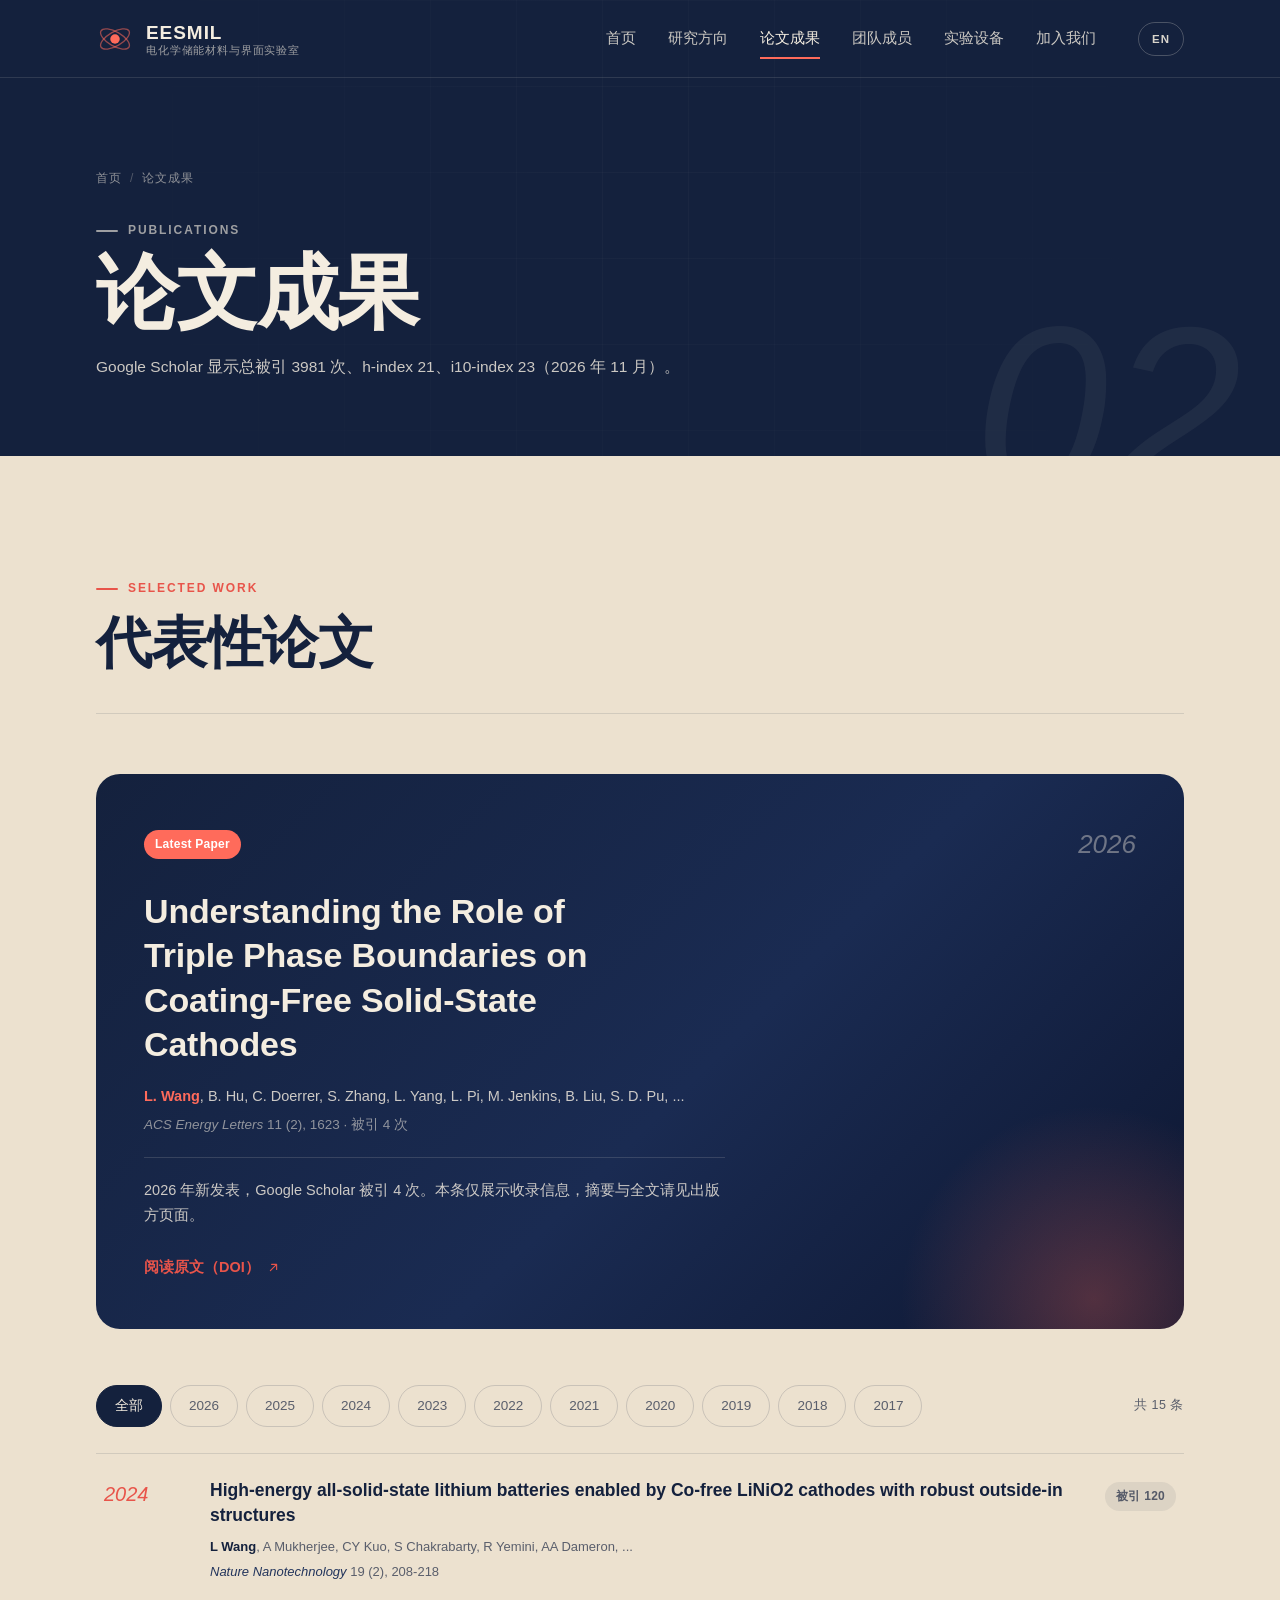
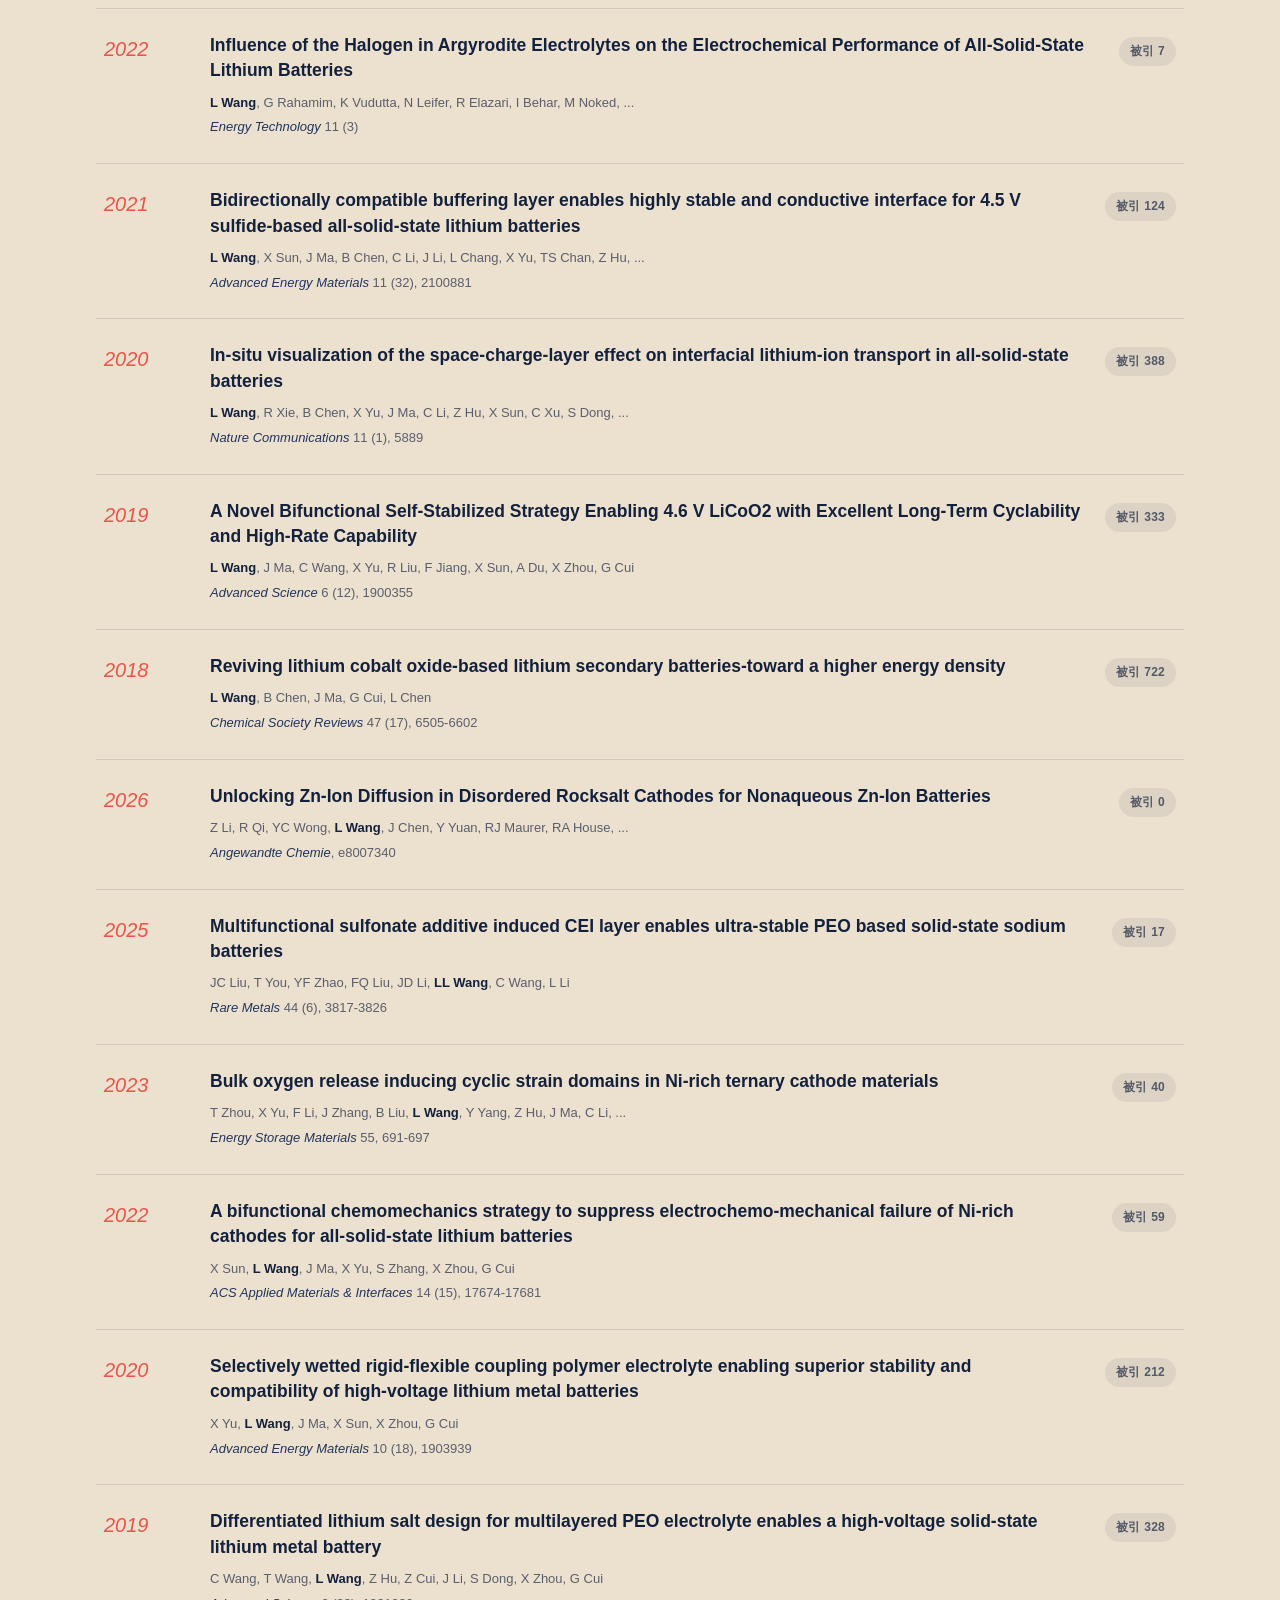
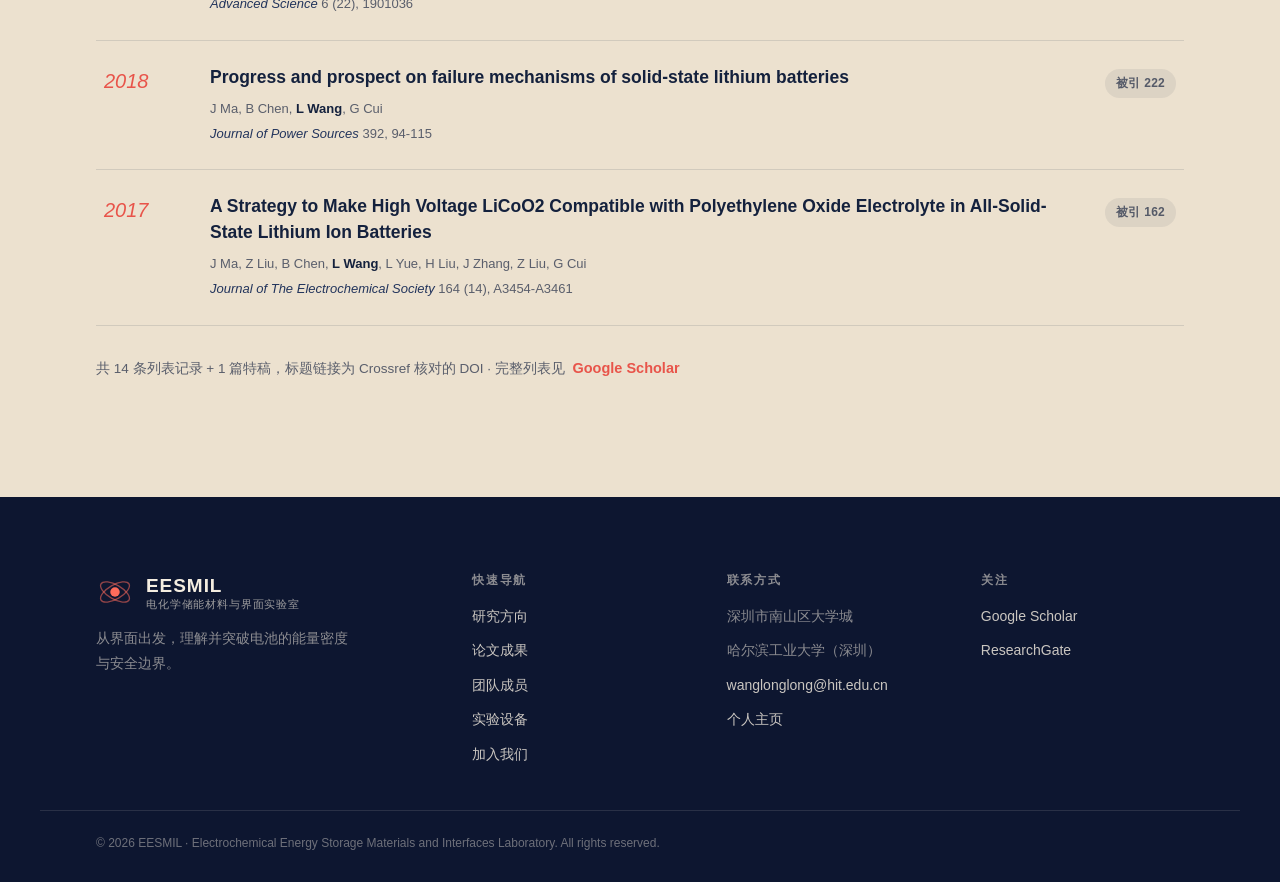
<file: publications.html>
<!DOCTYPE html>
<html lang="zh-CN">
<head>
  <meta charset="UTF-8" />
  <meta name="viewport" content="width=device-width, initial-scale=1.0" />
  <title>论文成果 | EESMIL</title>
  <meta name="description" content="电化学储能材料与界面实验室（EESMIL）代表性论文：数据照录 Google Scholar（2026 年 11 月），含 Nature Nanotechnology、Nature Communications、Chemical Society Reviews、Joule 等。" />
  <link rel="icon" href="data:image/svg+xml,%3Csvg xmlns='http://www.w3.org/2000/svg' viewBox='0 0 32 32'%3E%3Crect width='32' height='32' rx='8' fill='%2314213D'/%3E%3Ccircle cx='16' cy='16' r='6' fill='%23FF6B5B'/%3E%3C/svg%3E" />
  <link rel="stylesheet" href="assets/css/style.css" />
</head>
<body>
  <header class="site-header" id="siteHeader">
    <div class="container header-inner">
      <a class="brand" href="index.html" aria-label="返回首页">
        <span class="brand-mark">
          <svg viewBox="0 0 40 40" aria-hidden="true">
            <circle cx="20" cy="20" r="5" fill="currentColor" />
            <ellipse cx="20" cy="20" rx="17" ry="7.5" fill="none" stroke="currentColor" stroke-width="1.4" opacity=".55" transform="rotate(30 20 20)" />
            <ellipse cx="20" cy="20" rx="17" ry="7.5" fill="none" stroke="currentColor" stroke-width="1.4" opacity=".55" transform="rotate(-30 20 20)" />
          </svg>
        </span>
        <span class="brand-text">
          <strong>EESMIL</strong>
          <em>电化学储能材料与界面实验室</em>
        </span>
      </a>

      <nav class="nav" id="nav" aria-label="主导航">
        <ul class="nav-list">
          <li><a class="nav-link" href="index.html">首页</a></li>
          <li><a class="nav-link" href="research.html">研究方向</a></li>
          <li><a class="nav-link is-active" aria-current="page" href="publications.html">论文成果</a></li>
          <li><a class="nav-link" href="team.html">团队成员</a></li>
          <li><a class="nav-link" href="facilities.html">实验设备</a></li>
          <li><a class="nav-link" href="join.html">加入我们</a></li>
        </ul>
      </nav>

      <div class="header-tools">
        <a class="lang-switch" href="publications-en.html" hreflang="en" lang="en" aria-label="Switch to English">EN</a>
        <button class="nav-toggle" id="navToggle" aria-label="打开菜单" aria-expanded="false" aria-controls="nav">
          <span></span><span></span><span></span>
        </button>
      </div>
    </div>
  </header>

  <main>
    <section class="page-hero">
      <div class="hero-gridlines" aria-hidden="true"></div>
      <span class="page-no" aria-hidden="true">02</span>
      <div class="container page-hero-inner">
        <p class="page-crumb"><a href="index.html">首页</a><span>/</span>论文成果</p>
        <p class="eyebrow eyebrow-light"><span class="eyebrow-dot"></span>Publications</p>
        <h1 class="page-title">论文成果</h1>
        <p class="page-desc">
          Google Scholar 显示总被引 3981 次、h-index 21、i10-index 23（2026 年 11 月）。
        </p>
      </div>
    </section>

    <section class="section section-cream section-tint">
      <div class="container">
        <div class="section-head" data-reveal>
          <div>
            <p class="eyebrow"><span class="eyebrow-dot"></span>Selected Work</p>
            <h2 class="section-title">代表性论文</h2>
          </div>
          <p class="section-desc">

          </p>
        </div>

        <article class="featured-paper" data-year="2026" data-reveal>
          <div class="featured-label">
            <span class="badge badge-coral">Latest Paper</span>
            <span class="featured-year">2026</span>
          </div>
          <h3><a href="https://doi.org/10.1021/acsenergylett.5c02607" target="_blank" rel="noopener">Understanding the Role of Triple Phase Boundaries on Coating-Free Solid-State Cathodes</a></h3>
          <p class="featured-authors"><b>L. Wang</b>, B. Hu, C. Doerrer, S. Zhang, L. Yang, L. Pi, M. Jenkins, B. Liu, S. D. Pu, ...</p>
          <p class="featured-meta"><em>ACS Energy Letters</em> 11 (2), 1623 · 被引 4 次</p>
          <p class="featured-abs">
            2026 年新发表，Google Scholar 被引 4 次。本条仅展示收录信息，摘要与全文请见出版方页面。
          </p>
          <a class="text-link" href="https://doi.org/10.1021/acsenergylett.5c02607" target="_blank" rel="noopener">
            阅读原文（DOI）
            <svg viewBox="0 0 24 24" aria-hidden="true"><path d="M7 17 17 7M9 7h8v8" fill="none" stroke="currentColor" stroke-width="1.8" stroke-linecap="round" stroke-linejoin="round"/></svg>
          </a>
        </article>

        <div class="filter-bar" data-reveal>
          <div class="filter-group" data-filter-group="papers">
            <button class="chip is-active" data-filter="all">全部</button>
            <button class="chip" data-filter="2026">2026</button>
            <button class="chip" data-filter="2025">2025</button>
            <button class="chip" data-filter="2024">2024</button>
            <button class="chip" data-filter="2023">2023</button>
            <button class="chip" data-filter="2022">2022</button>
            <button class="chip" data-filter="2021">2021</button>
            <button class="chip" data-filter="2020">2020</button>
            <button class="chip" data-filter="2019">2019</button>
            <button class="chip" data-filter="2018">2018</button>
            <button class="chip" data-filter="2017">2017</button>
          </div>
          <span class="filter-hint" id="paperCount"></span>
        </div>

        <ol class="paper-list" id="paperList">
          <li class="paper-item" data-year="2024" data-reveal>
            <span class="paper-year">2024</span>
            <div class="paper-body">
              <h3 class="paper-title"><a href="https://doi.org/10.1038/s41565-023-01519-8" target="_blank" rel="noopener">High-energy all-solid-state lithium batteries enabled by Co-free LiNiO2 cathodes with robust outside-in structures</a></h3>
              <p class="paper-authors"><b>L Wang</b>, A Mukherjee, CY Kuo, S Chakrabarty, R Yemini, AA Dameron, ...</p>
              <p class="paper-journal"><em>Nature Nanotechnology</em> 19 (2), 208-218</p>
            </div>
            <span class="badge">被引 120</span>
          </li>
          <li class="paper-item" data-year="2022" data-reveal>
            <span class="paper-year">2022</span>
            <div class="paper-body">
              <h3 class="paper-title"><a href="https://doi.org/10.1002/ente.202201116" target="_blank" rel="noopener">Influence of the Halogen in Argyrodite Electrolytes on the Electrochemical Performance of All-Solid-State Lithium Batteries</a></h3>
              <p class="paper-authors"><b>L Wang</b>, G Rahamim, K Vudutta, N Leifer, R Elazari, I Behar, M Noked, ...</p>
              <p class="paper-journal"><em>Energy Technology</em> 11 (3)</p>
            </div>
            <span class="badge">被引 7</span>
          </li>
          <li class="paper-item" data-year="2021" data-reveal>
            <span class="paper-year">2021</span>
            <div class="paper-body">
              <h3 class="paper-title"><a href="https://doi.org/10.1002/aenm.202100881" target="_blank" rel="noopener">Bidirectionally compatible buffering layer enables highly stable and conductive interface for 4.5 V sulfide-based all-solid-state lithium batteries</a></h3>
              <p class="paper-authors"><b>L Wang</b>, X Sun, J Ma, B Chen, C Li, J Li, L Chang, X Yu, TS Chan, Z Hu, ...</p>
              <p class="paper-journal"><em>Advanced Energy Materials</em> 11 (32), 2100881</p>
            </div>
            <span class="badge">被引 124</span>
          </li>
          <li class="paper-item" data-year="2020" data-reveal>
            <span class="paper-year">2020</span>
            <div class="paper-body">
              <h3 class="paper-title"><a href="https://doi.org/10.1038/s41467-020-19726-5" target="_blank" rel="noopener">In-situ visualization of the space-charge-layer effect on interfacial lithium-ion transport in all-solid-state batteries</a></h3>
              <p class="paper-authors"><b>L Wang</b>, R Xie, B Chen, X Yu, J Ma, C Li, Z Hu, X Sun, C Xu, S Dong, ...</p>
              <p class="paper-journal"><em>Nature Communications</em> 11 (1), 5889</p>
            </div>
            <span class="badge">被引 388</span>
          </li>
          <li class="paper-item" data-year="2019" data-reveal>
            <span class="paper-year">2019</span>
            <div class="paper-body">
              <h3 class="paper-title"><a href="https://doi.org/10.1002/advs.201900355" target="_blank" rel="noopener">A Novel Bifunctional Self-Stabilized Strategy Enabling 4.6 V LiCoO2 with Excellent Long-Term Cyclability and High-Rate Capability</a></h3>
              <p class="paper-authors"><b>L Wang</b>, J Ma, C Wang, X Yu, R Liu, F Jiang, X Sun, A Du, X Zhou, G Cui</p>
              <p class="paper-journal"><em>Advanced Science</em> 6 (12), 1900355</p>
            </div>
            <span class="badge">被引 333</span>
          </li>
          <li class="paper-item" data-year="2018" data-reveal>
            <span class="paper-year">2018</span>
            <div class="paper-body">
              <h3 class="paper-title"><a href="https://doi.org/10.1039/c8cs00322j" target="_blank" rel="noopener">Reviving lithium cobalt oxide-based lithium secondary batteries-toward a higher energy density</a></h3>
              <p class="paper-authors"><b>L Wang</b>, B Chen, J Ma, G Cui, L Chen</p>
              <p class="paper-journal"><em>Chemical Society Reviews</em> 47 (17), 6505-6602</p>
            </div>
            <span class="badge">被引 722</span>
          </li>
          <li class="paper-item" data-year="2026" data-reveal>
            <span class="paper-year">2026</span>
            <div class="paper-body">
              <h3 class="paper-title"><a href="https://doi.org/10.1002/anie.8007340" target="_blank" rel="noopener">Unlocking Zn-Ion Diffusion in Disordered Rocksalt Cathodes for Nonaqueous Zn-Ion Batteries</a></h3>
              <p class="paper-authors">Z Li, R Qi, YC Wong, <b>L Wang</b>, J Chen, Y Yuan, RJ Maurer, RA House, ...</p>
              <p class="paper-journal"><em>Angewandte Chemie</em>, e8007340</p>
            </div>
            <span class="badge">被引 0</span>
          </li>
          <li class="paper-item" data-year="2025" data-reveal>
            <span class="paper-year">2025</span>
            <div class="paper-body">
              <h3 class="paper-title"><a href="https://doi.org/10.1007/s12598-024-03188-5" target="_blank" rel="noopener">Multifunctional sulfonate additive induced CEI layer enables ultra-stable PEO based solid-state sodium batteries</a></h3>
              <p class="paper-authors">JC Liu, T You, YF Zhao, FQ Liu, JD Li, <b>LL Wang</b>, C Wang, L Li</p>
              <p class="paper-journal"><em>Rare Metals</em> 44 (6), 3817-3826</p>
            </div>
            <span class="badge">被引 17</span>
          </li>
          <li class="paper-item" data-year="2023" data-reveal>
            <span class="paper-year">2023</span>
            <div class="paper-body">
              <h3 class="paper-title"><a href="https://doi.org/10.1016/j.ensm.2022.12.029" target="_blank" rel="noopener">Bulk oxygen release inducing cyclic strain domains in Ni-rich ternary cathode materials</a></h3>
              <p class="paper-authors">T Zhou, X Yu, F Li, J Zhang, B Liu, <b>L Wang</b>, Y Yang, Z Hu, J Ma, C Li, ...</p>
              <p class="paper-journal"><em>Energy Storage Materials</em> 55, 691-697</p>
            </div>
            <span class="badge">被引 40</span>
          </li>
          <li class="paper-item" data-year="2022" data-reveal>
            <span class="paper-year">2022</span>
            <div class="paper-body">
              <h3 class="paper-title"><a href="https://doi.org/10.1021/acsami.2c02678" target="_blank" rel="noopener">A bifunctional chemomechanics strategy to suppress electrochemo-mechanical failure of Ni-rich cathodes for all-solid-state lithium batteries</a></h3>
              <p class="paper-authors">X Sun, <b>L Wang</b>, J Ma, X Yu, S Zhang, X Zhou, G Cui</p>
              <p class="paper-journal"><em>ACS Applied Materials &amp; Interfaces</em> 14 (15), 17674-17681</p>
            </div>
            <span class="badge">被引 59</span>
          </li>
          <li class="paper-item" data-year="2020" data-reveal>
            <span class="paper-year">2020</span>
            <div class="paper-body">
              <h3 class="paper-title"><a href="https://doi.org/10.1002/aenm.201903939" target="_blank" rel="noopener">Selectively wetted rigid-flexible coupling polymer electrolyte enabling superior stability and compatibility of high-voltage lithium metal batteries</a></h3>
              <p class="paper-authors">X Yu, <b>L Wang</b>, J Ma, X Sun, X Zhou, G Cui</p>
              <p class="paper-journal"><em>Advanced Energy Materials</em> 10 (18), 1903939</p>
            </div>
            <span class="badge">被引 212</span>
          </li>
          <li class="paper-item" data-year="2019" data-reveal>
            <span class="paper-year">2019</span>
            <div class="paper-body">
              <h3 class="paper-title"><a href="https://doi.org/10.1002/advs.201901036" target="_blank" rel="noopener">Differentiated lithium salt design for multilayered PEO electrolyte enables a high-voltage solid-state lithium metal battery</a></h3>
              <p class="paper-authors">C Wang, T Wang, <b>L Wang</b>, Z Hu, Z Cui, J Li, S Dong, X Zhou, G Cui</p>
              <p class="paper-journal"><em>Advanced Science</em> 6 (22), 1901036</p>
            </div>
            <span class="badge">被引 328</span>
          </li>
          <li class="paper-item" data-year="2018" data-reveal>
            <span class="paper-year">2018</span>
            <div class="paper-body">
              <h3 class="paper-title"><a href="https://doi.org/10.1016/j.jpowsour.2018.04.055" target="_blank" rel="noopener">Progress and prospect on failure mechanisms of solid-state lithium batteries</a></h3>
              <p class="paper-authors">J Ma, B Chen, <b>L Wang</b>, G Cui</p>
              <p class="paper-journal"><em>Journal of Power Sources</em> 392, 94-115</p>
            </div>
            <span class="badge">被引 222</span>
          </li>
          <li class="paper-item" data-year="2017" data-reveal>
            <span class="paper-year">2017</span>
            <div class="paper-body">
              <h3 class="paper-title"><a href="https://doi.org/10.1149/2.0221714jes" target="_blank" rel="noopener">A Strategy to Make High Voltage LiCoO2 Compatible with Polyethylene Oxide Electrolyte in All-Solid-State Lithium Ion Batteries</a></h3>
              <p class="paper-authors">J Ma, Z Liu, B Chen, <b>L Wang</b>, L Yue, H Liu, J Zhang, Z Liu, G Cui</p>
              <p class="paper-journal"><em>Journal of The Electrochemical Society</em> 164 (14), A3454-A3461</p>
            </div>
            <span class="badge">被引 162</span>
          </li>
        </ol>

        <p class="list-more" data-reveal>
          共 14 条列表记录 + 1 篇特稿，标题链接为 Crossref 核对的 DOI · 完整列表见
          <a class="text-link" href="https://scholar.google.com/citations?user=xbnVCEEAAAAJ&amp;hl=zh-CN" target="_blank" rel="noopener">Google Scholar</a>
        </p>
      </div>
    </section>
  </main>

  <footer class="site-footer">
    <div class="container footer-inner">
      <div class="footer-brand">
        <a class="brand brand-footer" href="index.html">
          <span class="brand-mark">
            <svg viewBox="0 0 40 40" aria-hidden="true">
              <circle cx="20" cy="20" r="5" fill="currentColor" />
              <ellipse cx="20" cy="20" rx="17" ry="7.5" fill="none" stroke="currentColor" stroke-width="1.4" opacity=".55" transform="rotate(30 20 20)" />
              <ellipse cx="20" cy="20" rx="17" ry="7.5" fill="none" stroke="currentColor" stroke-width="1.4" opacity=".55" transform="rotate(-30 20 20)" />
            </svg>
          </span>
          <span class="brand-text">
            <strong>EESMIL</strong>
            <em>电化学储能材料与界面实验室</em>
          </span>
        </a>
        <p class="footer-desc">从界面出发，理解并突破电池的能量密度与安全边界。</p>
      </div>

      <div class="footer-col">
        <h3>快速导航</h3>
        <ul>
          <li><a href="research.html">研究方向</a></li>
          <li><a href="publications.html">论文成果</a></li>
          <li><a href="team.html">团队成员</a></li>
          <li><a href="facilities.html">实验设备</a></li>
          <li><a href="join.html">加入我们</a></li>
        </ul>
      </div>

      <div class="footer-col">
        <h3>联系方式</h3>
        <ul class="footer-contact">
          <li>深圳市南山区大学城</li>
          <li>哈尔滨工业大学（深圳）</li>
          <li><a href="mailto:wanglonglong@hit.edu.cn">wanglonglong@hit.edu.cn</a></li>
          <li><a href="https://homepage.hit.edu.cn/wanglonglong?lang=en" target="_blank" rel="noopener">个人主页</a></li>
        </ul>
      </div>

      <div class="footer-col">
        <h3>关注</h3>
        <ul>
          <li><a href="https://scholar.google.com/citations?user=xbnVCEEAAAAJ&amp;hl=zh-CN" target="_blank" rel="noopener">Google Scholar</a></li>
          <li><a href="#">ResearchGate</a></li>
        </ul>
      </div>
    </div>

    <div class="container footer-bottom">
      <p>© 2026 EESMIL · Electrochemical Energy Storage Materials and Interfaces Laboratory. All rights reserved.</p>
    </div>
  </footer>

  <a class="to-top" id="toTop" href="#" aria-label="回到顶部">
    <svg viewBox="0 0 24 24" aria-hidden="true"><path d="M12 19V5M6 11l6-6 6 6" fill="none" stroke="currentColor" stroke-width="1.8" stroke-linecap="round" stroke-linejoin="round"/></svg>
  </a>

  <script src="assets/js/main.js"></script>
</body>
</html>
</file>
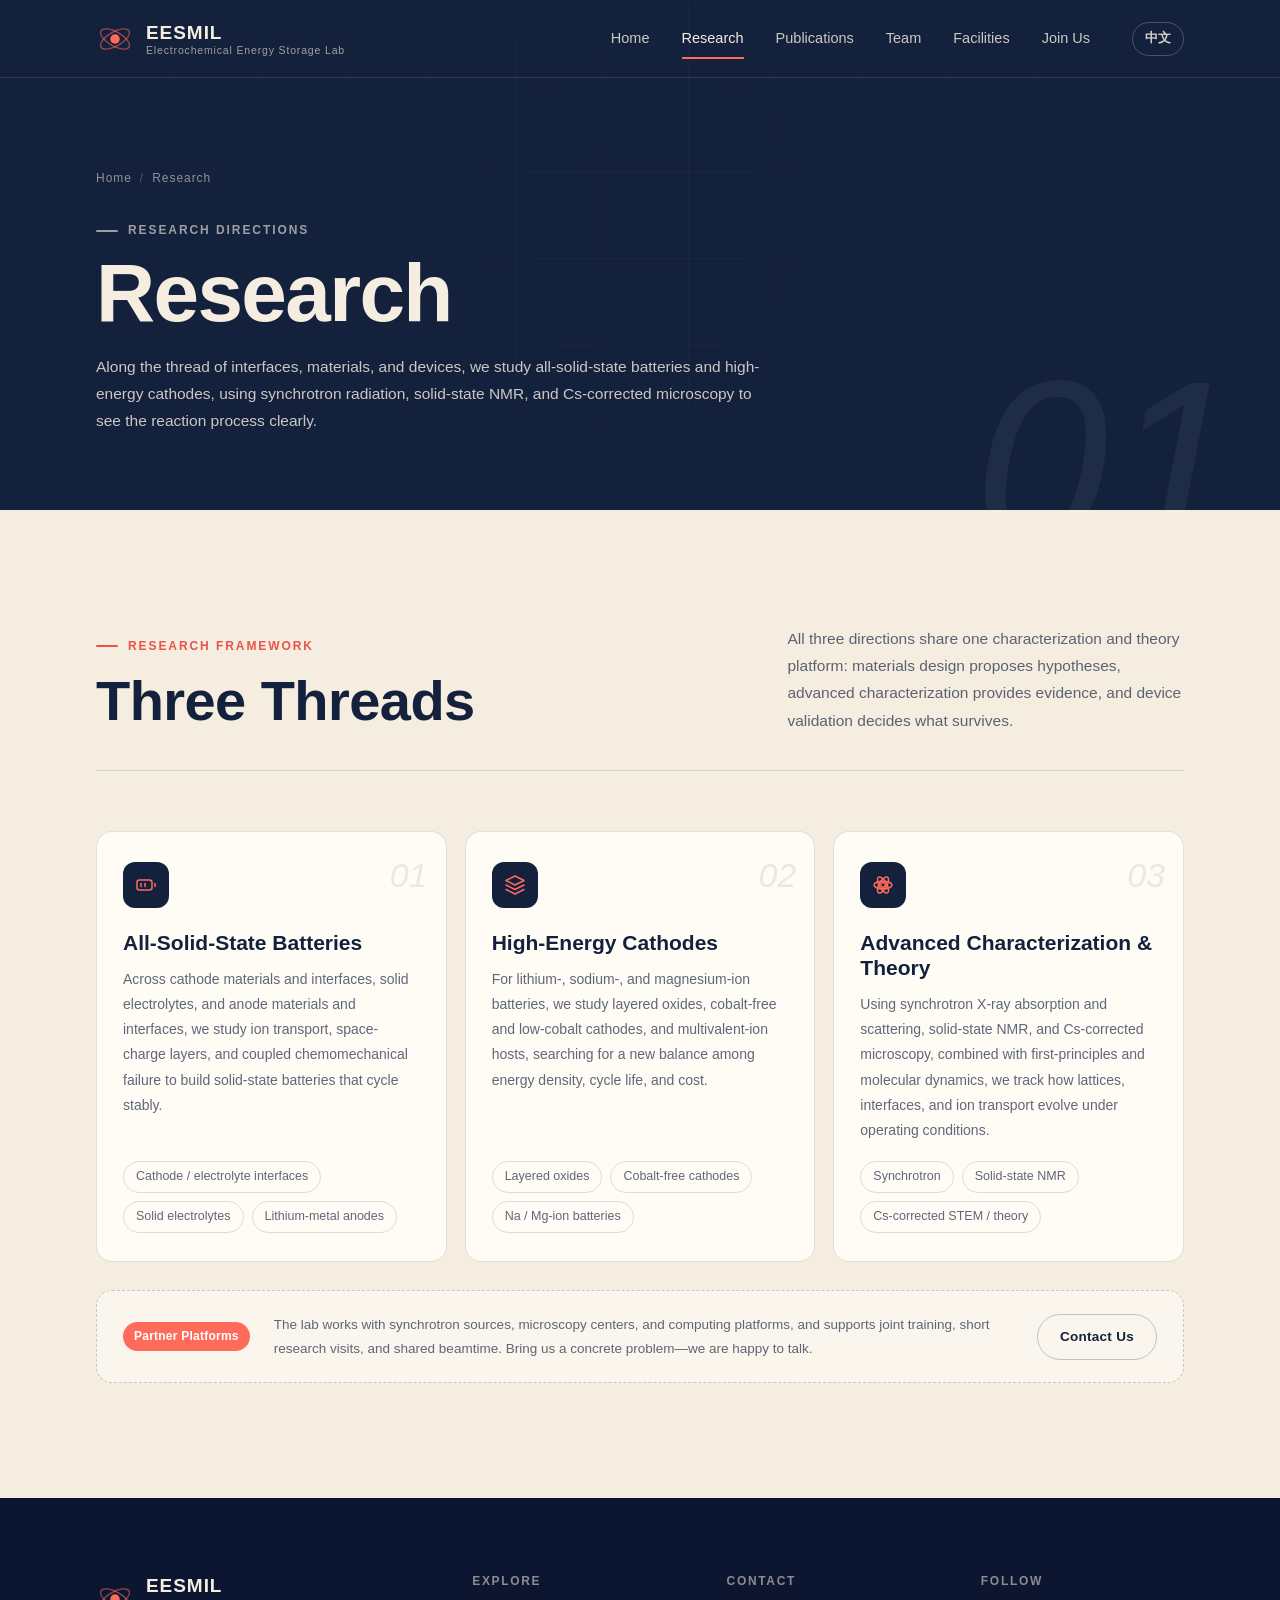
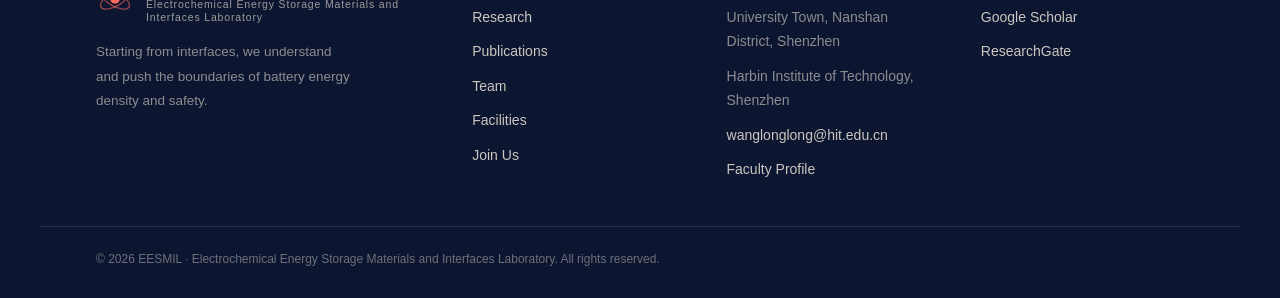
<file: research-en.html>
<!DOCTYPE html>
<html lang="en">
<head>
  <meta charset="UTF-8" />
  <meta name="viewport" content="width=device-width, initial-scale=1.0" />
  <title>Research | EESMIL</title>
  <meta name="description" content="EESMIL research: all-solid-state batteries (cathode and anode interfaces, solid electrolytes), high-energy cathodes for Li/Na/Mg batteries, and advanced characterization with theory." />
  <link rel="icon" href="data:image/svg+xml,%3Csvg xmlns='http://www.w3.org/2000/svg' viewBox='0 0 32 32'%3E%3Crect width='32' height='32' rx='8' fill='%2314213D'/%3E%3Ccircle cx='16' cy='16' r='6' fill='%23FF6B5B'/%3E%3C/svg%3E" />
  <link rel="stylesheet" href="assets/css/style.css" />
</head>
<body>
  <header class="site-header" id="siteHeader">
    <div class="container header-inner">
      <a class="brand" href="index-en.html" aria-label="Back to home">
        <span class="brand-mark">
          <svg viewBox="0 0 40 40" aria-hidden="true">
            <circle cx="20" cy="20" r="5" fill="currentColor" />
            <ellipse cx="20" cy="20" rx="17" ry="7.5" fill="none" stroke="currentColor" stroke-width="1.4" opacity=".55" transform="rotate(30 20 20)" />
            <ellipse cx="20" cy="20" rx="17" ry="7.5" fill="none" stroke="currentColor" stroke-width="1.4" opacity=".55" transform="rotate(-30 20 20)" />
          </svg>
        </span>
        <span class="brand-text">
          <strong>EESMIL</strong>
          <em>Electrochemical Energy Storage Lab</em>
        </span>
      </a>

      <nav class="nav" id="nav" aria-label="Main navigation">
        <ul class="nav-list">
          <li><a class="nav-link" href="index-en.html">Home</a></li>
          <li><a class="nav-link is-active" aria-current="page" href="research-en.html">Research</a></li>
          <li><a class="nav-link" href="publications-en.html">Publications</a></li>
          <li><a class="nav-link" href="team-en.html">Team</a></li>
          <li><a class="nav-link" href="facilities-en.html">Facilities</a></li>
          <li><a class="nav-link" href="join-en.html">Join Us</a></li>
        </ul>
      </nav>

      <div class="header-tools">
        <a class="lang-switch" href="research.html" hreflang="zh-CN" lang="zh-CN" aria-label="Switch to Chinese">中文</a>
        <button class="nav-toggle" id="navToggle" aria-label="Open menu" aria-expanded="false" aria-controls="nav">
          <span></span><span></span><span></span>
        </button>
      </div>
    </div>
  </header>

  <main>
    <section class="page-hero">
      <div class="hero-gridlines" aria-hidden="true"></div>
      <span class="page-no" aria-hidden="true">01</span>
      <div class="container page-hero-inner">
        <p class="page-crumb"><a href="index-en.html">Home</a><span>/</span>Research</p>
        <p class="eyebrow eyebrow-light"><span class="eyebrow-dot"></span>Research Directions</p>
        <h1 class="page-title">Research</h1>
        <p class="page-desc">
          Along the thread of interfaces, materials, and devices, we study all-solid-state batteries and high-energy cathodes,
          using synchrotron radiation, solid-state NMR, and Cs-corrected microscopy to see the reaction process clearly.
        </p>
      </div>
    </section>

    <section class="section section-cream">
      <div class="container">
        <div class="section-head" data-reveal>
          <div>
            <p class="eyebrow"><span class="eyebrow-dot"></span>Research Framework</p>
            <h2 class="section-title">Three Threads</h2>
          </div>
          <p class="section-desc">
            All three directions share one characterization and theory platform: materials design proposes hypotheses,
            advanced characterization provides evidence, and device validation decides what survives.
          </p>
        </div>

        <div class="research-grid">
          <article class="research-card" data-reveal>
            <span class="card-index">01</span>
            <div class="card-icon">
              <svg viewBox="0 0 24 24" aria-hidden="true"><rect x="3" y="7" width="15" height="10" rx="2.5"/><path d="M21 10.5v3"/><path d="M7 10.5v3M11 10.5v3"/></svg>
            </div>
            <h3>All-Solid-State Batteries</h3>
            <p>Across cathode materials and interfaces, solid electrolytes, and anode materials and interfaces, we study ion transport, space-charge layers, and coupled chemomechanical failure to build solid-state batteries that cycle stably.</p>
            <ul class="tag-row">
              <li>Cathode / electrolyte interfaces</li><li>Solid electrolytes</li><li>Lithium-metal anodes</li>
            </ul>
          </article>

          <article class="research-card" data-reveal>
            <span class="card-index">02</span>
            <div class="card-icon">
              <svg viewBox="0 0 24 24" aria-hidden="true"><path d="M12 3 3 7.5 12 12l9-4.5z"/><path d="M3 12l9 4.5 9-4.5M3 16.5 12 21l9-4.5"/></svg>
            </div>
            <h3>High-Energy Cathodes</h3>
            <p>For lithium-, sodium-, and magnesium-ion batteries, we study layered oxides, cobalt-free and low-cobalt cathodes, and multivalent-ion hosts, searching for a new balance among energy density, cycle life, and cost.</p>
            <ul class="tag-row">
              <li>Layered oxides</li><li>Cobalt-free cathodes</li><li>Na / Mg-ion batteries</li>
            </ul>
          </article>

          <article class="research-card" data-reveal>
            <span class="card-index">03</span>
            <div class="card-icon">
              <svg viewBox="0 0 24 24" aria-hidden="true"><circle cx="12" cy="12" r="2.2"/><ellipse cx="12" cy="12" rx="9" ry="3.8"/><ellipse cx="12" cy="12" rx="9" ry="3.8" transform="rotate(60 12 12)"/><ellipse cx="12" cy="12" rx="9" ry="3.8" transform="rotate(-60 12 12)"/></svg>
            </div>
            <h3>Advanced Characterization &amp; Theory</h3>
            <p>Using synchrotron X-ray absorption and scattering, solid-state NMR, and Cs-corrected microscopy, combined with first-principles and molecular dynamics, we track how lattices, interfaces, and ion transport evolve under operating conditions.</p>
            <ul class="tag-row">
              <li>Synchrotron</li><li>Solid-state NMR</li><li>Cs-corrected STEM / theory</li>
            </ul>
          </article>
        </div>

        <div class="equip-note" data-reveal>
          <span class="badge badge-coral">Partner Platforms</span>
          <p>The lab works with synchrotron sources, microscopy centers, and computing platforms, and supports joint training, short research visits, and shared beamtime. Bring us a concrete problem—we are happy to talk.</p>
          <a class="btn btn-outline" href="join-en.html">Contact Us</a>
        </div>
      </div>
    </section>
  </main>

  <footer class="site-footer">
    <div class="container footer-inner">
      <div class="footer-brand">
        <a class="brand brand-footer" href="index-en.html">
          <span class="brand-mark">
            <svg viewBox="0 0 40 40" aria-hidden="true">
              <circle cx="20" cy="20" r="5" fill="currentColor" />
              <ellipse cx="20" cy="20" rx="17" ry="7.5" fill="none" stroke="currentColor" stroke-width="1.4" opacity=".55" transform="rotate(30 20 20)" />
              <ellipse cx="20" cy="20" rx="17" ry="7.5" fill="none" stroke="currentColor" stroke-width="1.4" opacity=".55" transform="rotate(-30 20 20)" />
            </svg>
          </span>
          <span class="brand-text">
            <strong>EESMIL</strong>
            <em>Electrochemical Energy Storage Materials and Interfaces Laboratory</em>
          </span>
        </a>
        <p class="footer-desc">Starting from interfaces, we understand and push the boundaries of battery energy density and safety.</p>
      </div>

      <div class="footer-col">
        <h3>Explore</h3>
        <ul>
          <li><a href="research-en.html">Research</a></li>
          <li><a href="publications-en.html">Publications</a></li>
          <li><a href="team-en.html">Team</a></li>
          <li><a href="facilities-en.html">Facilities</a></li>
          <li><a href="join-en.html">Join Us</a></li>
        </ul>
      </div>

      <div class="footer-col">
        <h3>Contact</h3>
        <ul class="footer-contact">
          <li>University Town, Nanshan District, Shenzhen</li>
          <li>Harbin Institute of Technology, Shenzhen</li>
          <li><a href="mailto:wanglonglong@hit.edu.cn">wanglonglong@hit.edu.cn</a></li>
          <li><a href="https://homepage.hit.edu.cn/wanglonglong?lang=en" target="_blank" rel="noopener">Faculty Profile</a></li>
        </ul>
      </div>

      <div class="footer-col">
        <h3>Follow</h3>
        <ul>
          <li><a href="https://scholar.google.com/citations?user=xbnVCEEAAAAJ&amp;hl=en" target="_blank" rel="noopener">Google Scholar</a></li>
          <li><a href="#">ResearchGate</a></li>
        </ul>
      </div>
    </div>

    <div class="container footer-bottom">
      <p>© 2026 EESMIL · Electrochemical Energy Storage Materials and Interfaces Laboratory. All rights reserved.</p>
    </div>
  </footer>

  <a class="to-top" id="toTop" href="#" aria-label="Back to top">
    <svg viewBox="0 0 24 24" aria-hidden="true"><path d="M12 19V5M6 11l6-6 6 6" fill="none" stroke="currentColor" stroke-width="1.8" stroke-linecap="round" stroke-linejoin="round"/></svg>
  </a>

  <script src="assets/js/main.js"></script>
</body>
</html>
</file>
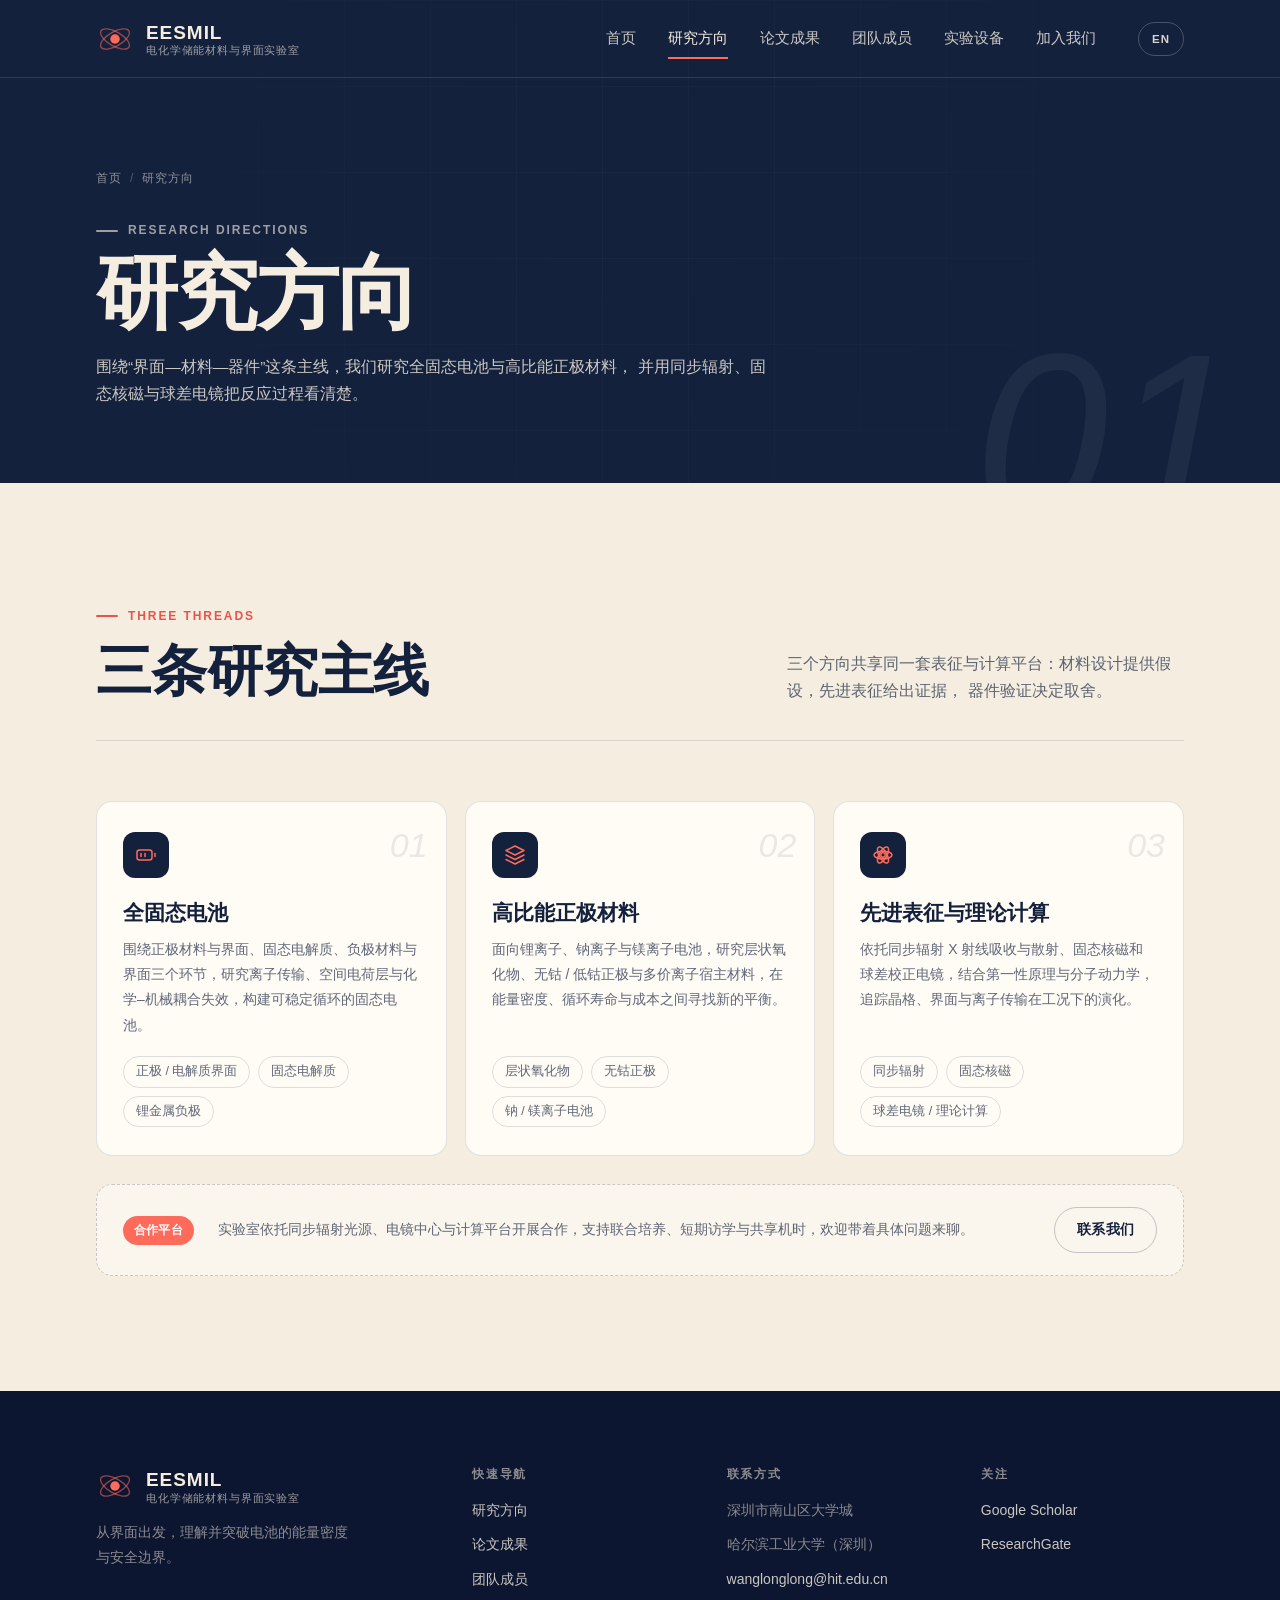
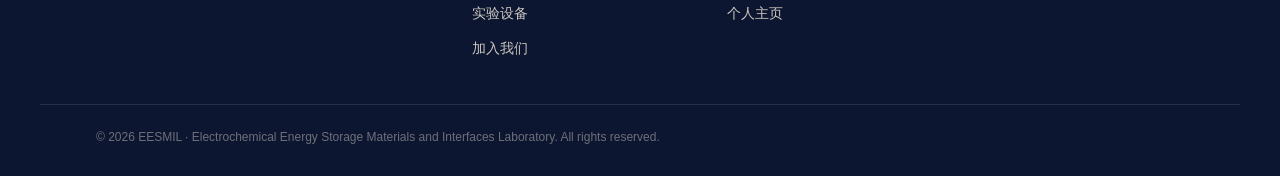
<file: research.html>
<!DOCTYPE html>
<html lang="zh-CN">
<head>
  <meta charset="UTF-8" />
  <meta name="viewport" content="width=device-width, initial-scale=1.0" />
  <title>研究方向 | EESMIL</title>
  <meta name="description" content="电化学储能材料与界面实验室（EESMIL）研究方向：全固态电池（正极材料与界面、固态电解质、负极材料与界面）、高比能正极材料（锂/钠/镁离子电池）、先进表征与理论计算。" />
  <link rel="icon" href="data:image/svg+xml,%3Csvg xmlns='http://www.w3.org/2000/svg' viewBox='0 0 32 32'%3E%3Crect width='32' height='32' rx='8' fill='%2314213D'/%3E%3Ccircle cx='16' cy='16' r='6' fill='%23FF6B5B'/%3E%3C/svg%3E" />
  <link rel="stylesheet" href="assets/css/style.css" />
</head>
<body>
  <header class="site-header" id="siteHeader">
    <div class="container header-inner">
      <a class="brand" href="index.html" aria-label="返回首页">
        <span class="brand-mark">
          <svg viewBox="0 0 40 40" aria-hidden="true">
            <circle cx="20" cy="20" r="5" fill="currentColor" />
            <ellipse cx="20" cy="20" rx="17" ry="7.5" fill="none" stroke="currentColor" stroke-width="1.4" opacity=".55" transform="rotate(30 20 20)" />
            <ellipse cx="20" cy="20" rx="17" ry="7.5" fill="none" stroke="currentColor" stroke-width="1.4" opacity=".55" transform="rotate(-30 20 20)" />
          </svg>
        </span>
        <span class="brand-text">
          <strong>EESMIL</strong>
          <em>电化学储能材料与界面实验室</em>
        </span>
      </a>

      <nav class="nav" id="nav" aria-label="主导航">
        <ul class="nav-list">
          <li><a class="nav-link" href="index.html">首页</a></li>
          <li><a class="nav-link is-active" aria-current="page" href="research.html">研究方向</a></li>
          <li><a class="nav-link" href="publications.html">论文成果</a></li>
          <li><a class="nav-link" href="team.html">团队成员</a></li>
          <li><a class="nav-link" href="facilities.html">实验设备</a></li>
          <li><a class="nav-link" href="join.html">加入我们</a></li>
        </ul>
      </nav>

      <div class="header-tools">
        <a class="lang-switch" href="research-en.html" hreflang="en" lang="en" aria-label="Switch to English">EN</a>
        <button class="nav-toggle" id="navToggle" aria-label="打开菜单" aria-expanded="false" aria-controls="nav">
          <span></span><span></span><span></span>
        </button>
      </div>
    </div>
  </header>

  <main>
    <section class="page-hero">
      <div class="hero-gridlines" aria-hidden="true"></div>
      <span class="page-no" aria-hidden="true">01</span>
      <div class="container page-hero-inner">
        <p class="page-crumb"><a href="index.html">首页</a><span>/</span>研究方向</p>
        <p class="eyebrow eyebrow-light"><span class="eyebrow-dot"></span>Research Directions</p>
        <h1 class="page-title">研究方向</h1>
        <p class="page-desc">
          围绕“界面—材料—器件”这条主线，我们研究全固态电池与高比能正极材料，
          并用同步辐射、固态核磁与球差电镜把反应过程看清楚。
        </p>
      </div>
    </section>

    <section class="section section-cream">
      <div class="container">
        <div class="section-head" data-reveal>
          <div>
            <p class="eyebrow"><span class="eyebrow-dot"></span>Three Threads</p>
            <h2 class="section-title">三条研究主线</h2>
          </div>
          <p class="section-desc">
            三个方向共享同一套表征与计算平台：材料设计提供假设，先进表征给出证据，
            器件验证决定取舍。
          </p>
        </div>

        <div class="research-grid">
          <article class="research-card" data-reveal>
            <span class="card-index">01</span>
            <div class="card-icon">
              <svg viewBox="0 0 24 24" aria-hidden="true"><rect x="3" y="7" width="15" height="10" rx="2.5"/><path d="M21 10.5v3"/><path d="M7 10.5v3M11 10.5v3"/></svg>
            </div>
            <h3>全固态电池</h3>
            <p>围绕正极材料与界面、固态电解质、负极材料与界面三个环节，研究离子传输、空间电荷层与化学–机械耦合失效，构建可稳定循环的固态电池。</p>
            <ul class="tag-row">
              <li>正极 / 电解质界面</li><li>固态电解质</li><li>锂金属负极</li>
            </ul>
          </article>

          <article class="research-card" data-reveal>
            <span class="card-index">02</span>
            <div class="card-icon">
              <svg viewBox="0 0 24 24" aria-hidden="true"><path d="M12 3 3 7.5 12 12l9-4.5z"/><path d="M3 12l9 4.5 9-4.5M3 16.5 12 21l9-4.5"/></svg>
            </div>
            <h3>高比能正极材料</h3>
            <p>面向锂离子、钠离子与镁离子电池，研究层状氧化物、无钴 / 低钴正极与多价离子宿主材料，在能量密度、循环寿命与成本之间寻找新的平衡。</p>
            <ul class="tag-row">
              <li>层状氧化物</li><li>无钴正极</li><li>钠 / 镁离子电池</li>
            </ul>
          </article>

          <article class="research-card" data-reveal>
            <span class="card-index">03</span>
            <div class="card-icon">
              <svg viewBox="0 0 24 24" aria-hidden="true"><circle cx="12" cy="12" r="2.2"/><ellipse cx="12" cy="12" rx="9" ry="3.8"/><ellipse cx="12" cy="12" rx="9" ry="3.8" transform="rotate(60 12 12)"/><ellipse cx="12" cy="12" rx="9" ry="3.8" transform="rotate(-60 12 12)"/></svg>
            </div>
            <h3>先进表征与理论计算</h3>
            <p>依托同步辐射 X 射线吸收与散射、固态核磁和球差校正电镜，结合第一性原理与分子动力学，追踪晶格、界面与离子传输在工况下的演化。</p>
            <ul class="tag-row">
              <li>同步辐射</li><li>固态核磁</li><li>球差电镜 / 理论计算</li>
            </ul>
          </article>
        </div>

        <div class="equip-note" data-reveal>
          <span class="badge badge-coral">合作平台</span>
          <p>实验室依托同步辐射光源、电镜中心与计算平台开展合作，支持联合培养、短期访学与共享机时，欢迎带着具体问题来聊。</p>
          <a class="btn btn-outline" href="join.html">联系我们</a>
        </div>
      </div>
    </section>
  </main>

  <footer class="site-footer">
    <div class="container footer-inner">
      <div class="footer-brand">
        <a class="brand brand-footer" href="index.html">
          <span class="brand-mark">
            <svg viewBox="0 0 40 40" aria-hidden="true">
              <circle cx="20" cy="20" r="5" fill="currentColor" />
              <ellipse cx="20" cy="20" rx="17" ry="7.5" fill="none" stroke="currentColor" stroke-width="1.4" opacity=".55" transform="rotate(30 20 20)" />
              <ellipse cx="20" cy="20" rx="17" ry="7.5" fill="none" stroke="currentColor" stroke-width="1.4" opacity=".55" transform="rotate(-30 20 20)" />
            </svg>
          </span>
          <span class="brand-text">
            <strong>EESMIL</strong>
            <em>电化学储能材料与界面实验室</em>
          </span>
        </a>
        <p class="footer-desc">从界面出发，理解并突破电池的能量密度与安全边界。</p>
      </div>

      <div class="footer-col">
        <h3>快速导航</h3>
        <ul>
          <li><a href="research.html">研究方向</a></li>
          <li><a href="publications.html">论文成果</a></li>
          <li><a href="team.html">团队成员</a></li>
          <li><a href="facilities.html">实验设备</a></li>
          <li><a href="join.html">加入我们</a></li>
        </ul>
      </div>

      <div class="footer-col">
        <h3>联系方式</h3>
        <ul class="footer-contact">
          <li>深圳市南山区大学城</li>
          <li>哈尔滨工业大学（深圳）</li>
          <li><a href="mailto:wanglonglong@hit.edu.cn">wanglonglong@hit.edu.cn</a></li>
          <li><a href="https://homepage.hit.edu.cn/wanglonglong?lang=en" target="_blank" rel="noopener">个人主页</a></li>
        </ul>
      </div>

      <div class="footer-col">
        <h3>关注</h3>
        <ul>
          <li><a href="https://scholar.google.com/citations?user=xbnVCEEAAAAJ&amp;hl=zh-CN" target="_blank" rel="noopener">Google Scholar</a></li>
          <li><a href="#">ResearchGate</a></li>
        </ul>
      </div>
    </div>

    <div class="container footer-bottom">
      <p>© 2026 EESMIL · Electrochemical Energy Storage Materials and Interfaces Laboratory. All rights reserved.</p>
    </div>
  </footer>

  <a class="to-top" id="toTop" href="#" aria-label="回到顶部">
    <svg viewBox="0 0 24 24" aria-hidden="true"><path d="M12 19V5M6 11l6-6 6 6" fill="none" stroke="currentColor" stroke-width="1.8" stroke-linecap="round" stroke-linejoin="round"/></svg>
  </a>

  <script src="assets/js/main.js"></script>
</body>
</html>
</file>
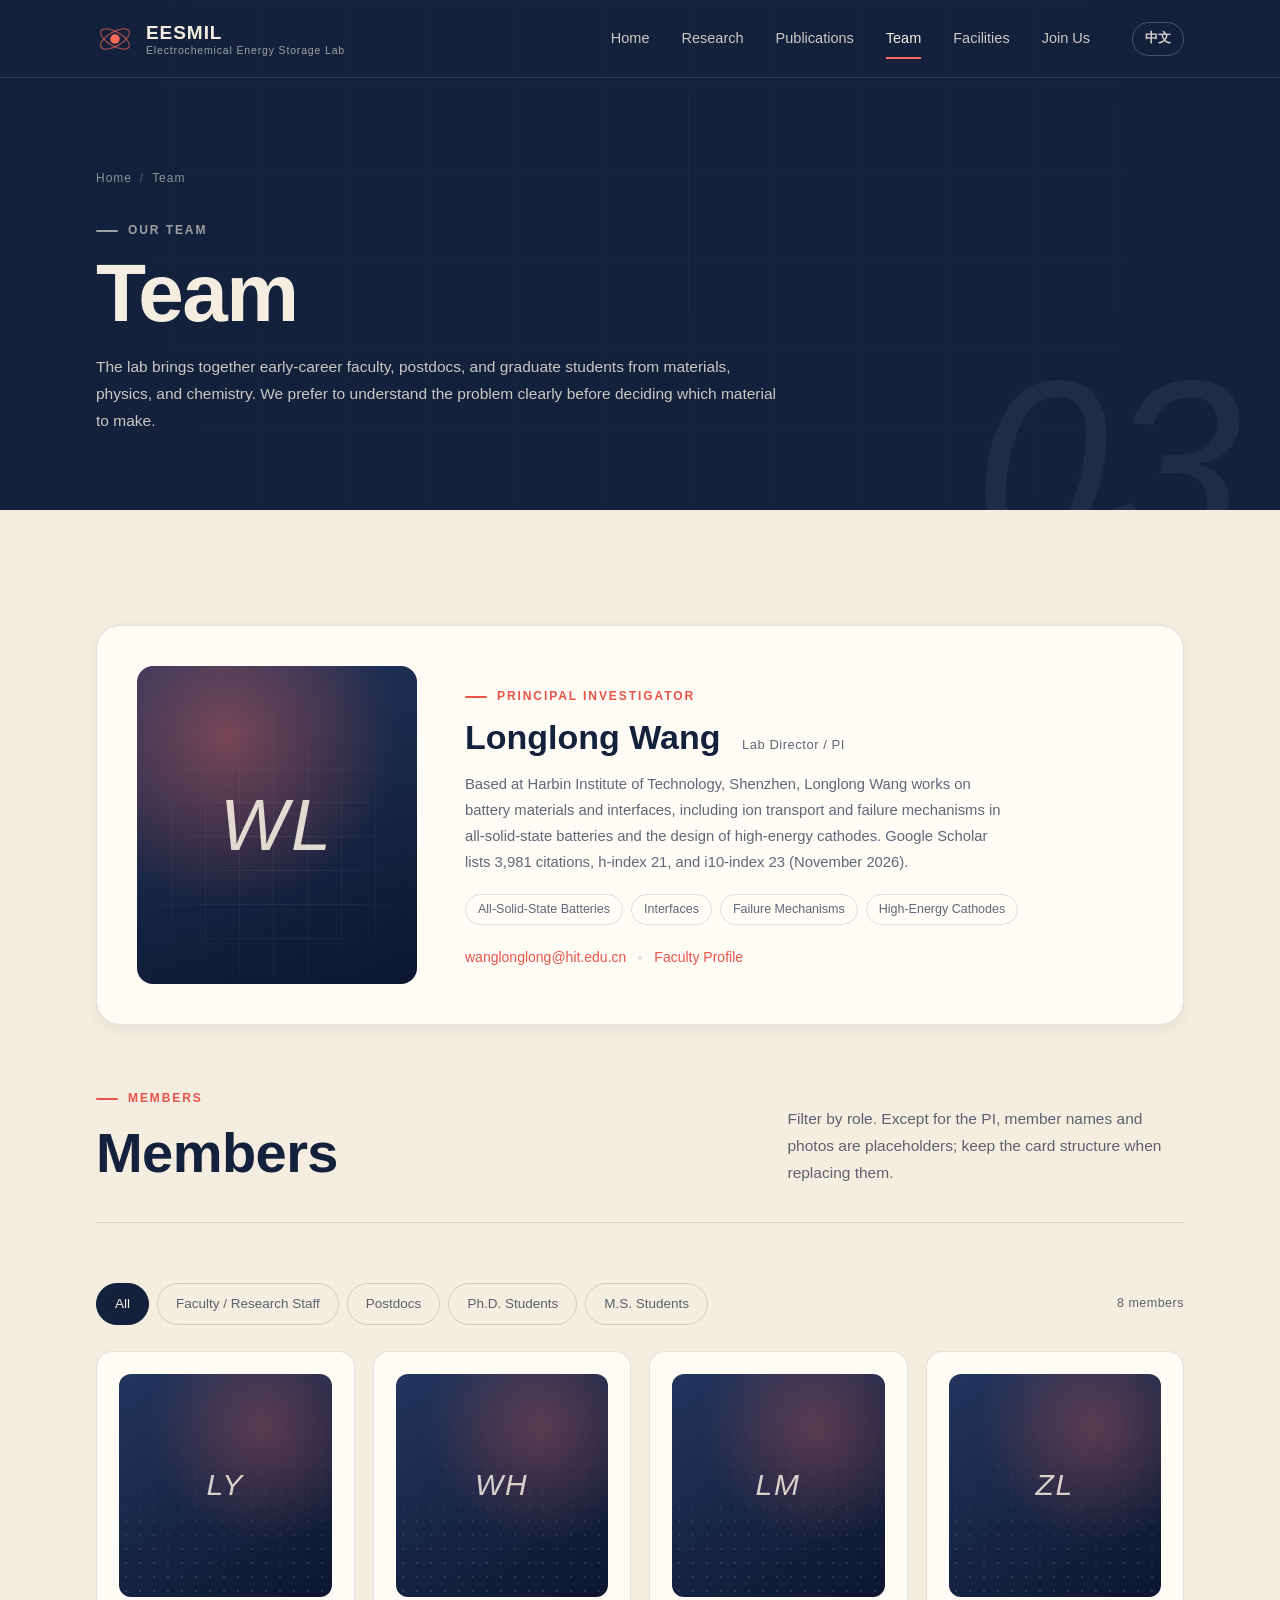
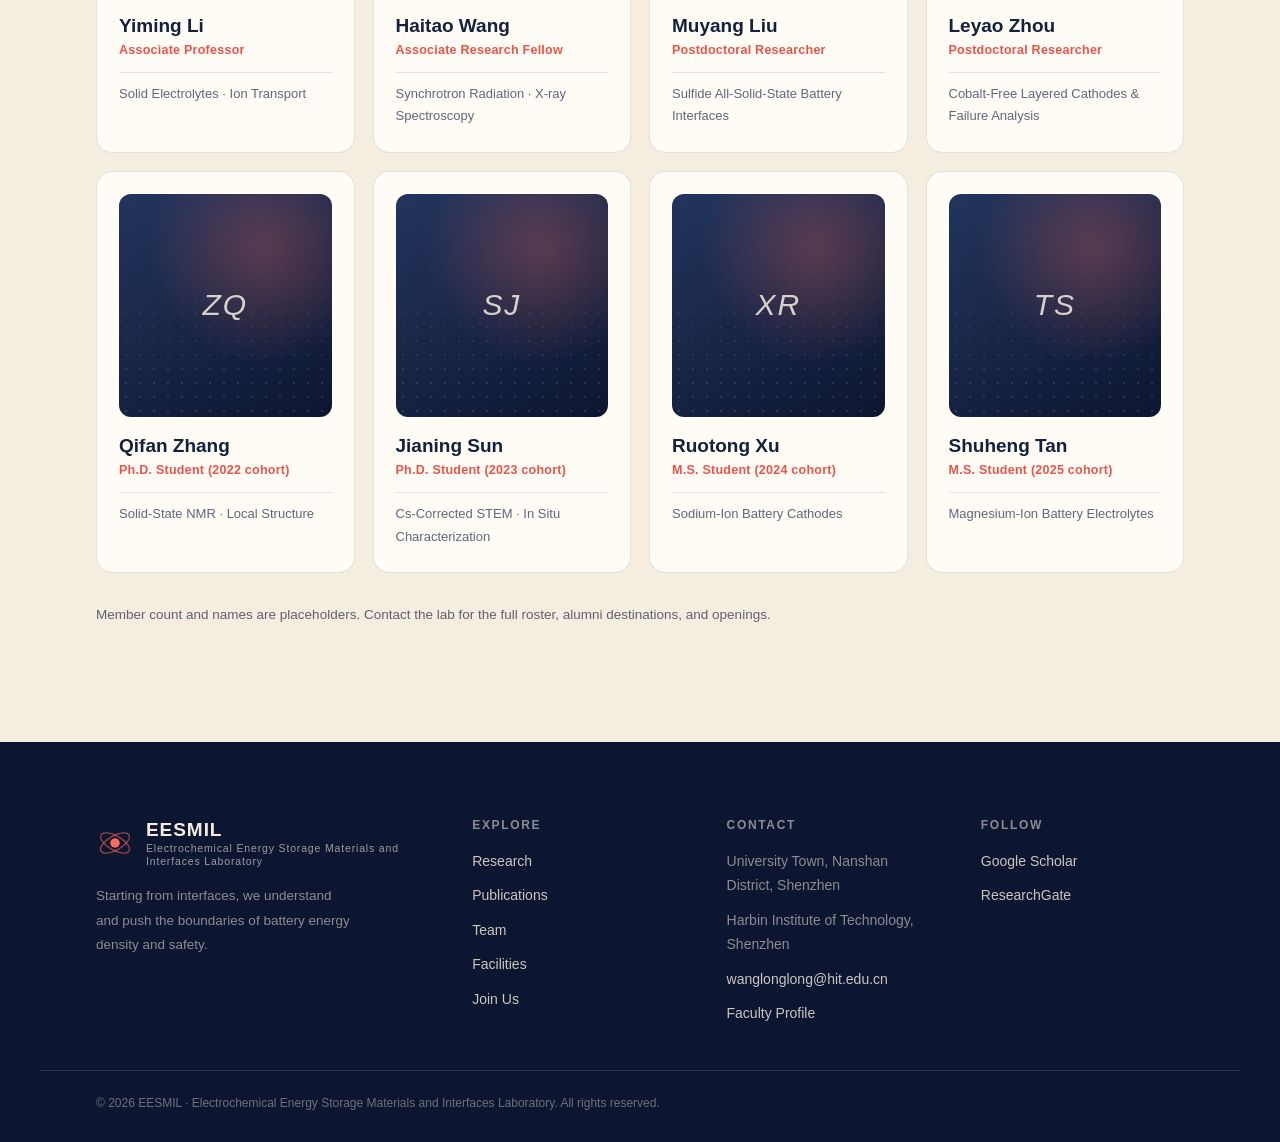
<file: team-en.html>
<!DOCTYPE html>
<html lang="en">
<head>
  <meta charset="UTF-8" />
  <meta name="viewport" content="width=device-width, initial-scale=1.0" />
  <title>Team | EESMIL</title>
  <meta name="description" content="The EESMIL team: PI Longlong Wang and researchers working on all-solid-state batteries, high-energy cathodes, and advanced characterization." />
  <link rel="icon" href="data:image/svg+xml,%3Csvg xmlns='http://www.w3.org/2000/svg' viewBox='0 0 32 32'%3E%3Crect width='32' height='32' rx='8' fill='%2314213D'/%3E%3Ccircle cx='16' cy='16' r='6' fill='%23FF6B5B'/%3E%3C/svg%3E" />
  <link rel="stylesheet" href="assets/css/style.css" />
</head>
<body>
  <header class="site-header" id="siteHeader">
    <div class="container header-inner">
      <a class="brand" href="index-en.html" aria-label="Back to home">
        <span class="brand-mark">
          <svg viewBox="0 0 40 40" aria-hidden="true">
            <circle cx="20" cy="20" r="5" fill="currentColor" />
            <ellipse cx="20" cy="20" rx="17" ry="7.5" fill="none" stroke="currentColor" stroke-width="1.4" opacity=".55" transform="rotate(30 20 20)" />
            <ellipse cx="20" cy="20" rx="17" ry="7.5" fill="none" stroke="currentColor" stroke-width="1.4" opacity=".55" transform="rotate(-30 20 20)" />
          </svg>
        </span>
        <span class="brand-text">
          <strong>EESMIL</strong>
          <em>Electrochemical Energy Storage Lab</em>
        </span>
      </a>

      <nav class="nav" id="nav" aria-label="Main navigation">
        <ul class="nav-list">
          <li><a class="nav-link" href="index-en.html">Home</a></li>
          <li><a class="nav-link" href="research-en.html">Research</a></li>
          <li><a class="nav-link" href="publications-en.html">Publications</a></li>
          <li><a class="nav-link is-active" aria-current="page" href="team-en.html">Team</a></li>
          <li><a class="nav-link" href="facilities-en.html">Facilities</a></li>
          <li><a class="nav-link" href="join-en.html">Join Us</a></li>
        </ul>
      </nav>

      <div class="header-tools">
        <a class="lang-switch" href="team.html" hreflang="zh-CN" lang="zh-CN" aria-label="Switch to Chinese">中文</a>
        <button class="nav-toggle" id="navToggle" aria-label="Open menu" aria-expanded="false" aria-controls="nav">
          <span></span><span></span><span></span>
        </button>
      </div>
    </div>
  </header>

  <main>
    <section class="page-hero">
      <div class="hero-gridlines" aria-hidden="true"></div>
      <span class="page-no" aria-hidden="true">03</span>
      <div class="container page-hero-inner">
        <p class="page-crumb"><a href="index-en.html">Home</a><span>/</span>Team</p>
        <p class="eyebrow eyebrow-light"><span class="eyebrow-dot"></span>Our Team</p>
        <h1 class="page-title">Team</h1>
        <p class="page-desc">
          The lab brings together early-career faculty, postdocs, and graduate students from materials, physics, and chemistry.
          We prefer to understand the problem clearly before deciding which material to make.
        </p>
      </div>
    </section>

    <section class="section section-cream">
      <div class="container">
        <article class="pi-card" data-reveal>
          <div class="pi-portrait" aria-hidden="true">
            <!-- Replace with a real photo: <img src="assets/img/pi.jpg" alt="Longlong Wang"> -->
            <span class="portrait-initials">WL</span>
          </div>
          <div class="pi-body">
            <p class="eyebrow"><span class="eyebrow-dot"></span>Principal Investigator</p>
            <h3 class="pi-name">Longlong Wang <span>Lab Director / PI</span></h3>
            <p class="pi-bio">
              Based at Harbin Institute of Technology, Shenzhen, Longlong Wang works on battery materials and interfaces,
              including ion transport and failure mechanisms in all-solid-state batteries and the design of high-energy cathodes.
              Google Scholar lists 3,981 citations, h-index 21, and i10-index 23 (November 2026).
            </p>
            <ul class="tag-row">
              <li>All-Solid-State Batteries</li><li>Interfaces</li><li>Failure Mechanisms</li><li>High-Energy Cathodes</li>
            </ul>
            <p class="pi-contact">
              <a href="mailto:wanglonglong@hit.edu.cn">wanglonglong@hit.edu.cn</a>
              <span class="dot-sep"></span>
              <a href="https://homepage.hit.edu.cn/wanglonglong?lang=en" target="_blank" rel="noopener">Faculty Profile</a>
            </p>
          </div>
        </article>

        <div class="section-head" data-reveal>
          <div>
            <p class="eyebrow"><span class="eyebrow-dot"></span>Members</p>
            <h2 class="section-title">Members</h2>
          </div>
          <p class="section-desc">
            Filter by role. Except for the PI, member names and photos are placeholders; keep the card structure when replacing them.
          </p>
        </div>

        <div class="filter-bar" data-reveal>
          <div class="filter-group" data-filter-group="team">
            <button class="chip is-active" data-filter="all">All</button>
            <button class="chip" data-filter="faculty">Faculty / Research Staff</button>
            <button class="chip" data-filter="postdoc">Postdocs</button>
            <button class="chip" data-filter="phd">Ph.D. Students</button>
            <button class="chip" data-filter="master">M.S. Students</button>
          </div>
        </div>

        <div class="team-grid" id="teamGrid">
          <article class="member-card" data-role="faculty" data-reveal>
            <div class="member-photo" aria-hidden="true"><span>LY</span></div>
            <h3>Yiming Li</h3>
            <p class="member-role">Associate Professor</p>
            <p class="member-field">Solid Electrolytes · Ion Transport</p>
          </article>

          <article class="member-card" data-role="faculty" data-reveal>
            <div class="member-photo" aria-hidden="true"><span>WH</span></div>
            <h3>Haitao Wang</h3>
            <p class="member-role">Associate Research Fellow</p>
            <p class="member-field">Synchrotron Radiation · X-ray Spectroscopy</p>
          </article>

          <article class="member-card" data-role="postdoc" data-reveal>
            <div class="member-photo" aria-hidden="true"><span>LM</span></div>
            <h3>Muyang Liu</h3>
            <p class="member-role">Postdoctoral Researcher</p>
            <p class="member-field">Sulfide All-Solid-State Battery Interfaces</p>
          </article>

          <article class="member-card" data-role="postdoc" data-reveal>
            <div class="member-photo" aria-hidden="true"><span>ZL</span></div>
            <h3>Leyao Zhou</h3>
            <p class="member-role">Postdoctoral Researcher</p>
            <p class="member-field">Cobalt-Free Layered Cathodes &amp; Failure Analysis</p>
          </article>

          <article class="member-card" data-role="phd" data-reveal>
            <div class="member-photo" aria-hidden="true"><span>ZQ</span></div>
            <h3>Qifan Zhang</h3>
            <p class="member-role">Ph.D. Student (2022 cohort)</p>
            <p class="member-field">Solid-State NMR · Local Structure</p>
          </article>

          <article class="member-card" data-role="phd" data-reveal>
            <div class="member-photo" aria-hidden="true"><span>SJ</span></div>
            <h3>Jianing Sun</h3>
            <p class="member-role">Ph.D. Student (2023 cohort)</p>
            <p class="member-field">Cs-Corrected STEM · In Situ Characterization</p>
          </article>

          <article class="member-card" data-role="master" data-reveal>
            <div class="member-photo" aria-hidden="true"><span>XR</span></div>
            <h3>Ruotong Xu</h3>
            <p class="member-role">M.S. Student (2024 cohort)</p>
            <p class="member-field">Sodium-Ion Battery Cathodes</p>
          </article>

          <article class="member-card" data-role="master" data-reveal>
            <div class="member-photo" aria-hidden="true"><span>TS</span></div>
            <h3>Shuheng Tan</h3>
            <p class="member-role">M.S. Student (2025 cohort)</p>
            <p class="member-field">Magnesium-Ion Battery Electrolytes</p>
          </article>
        </div>

        <p class="list-more" data-reveal>Member count and names are placeholders. Contact the lab for the full roster, alumni destinations, and openings.</p>
      </div>
    </section>
  </main>

  <footer class="site-footer">
    <div class="container footer-inner">
      <div class="footer-brand">
        <a class="brand brand-footer" href="index-en.html">
          <span class="brand-mark">
            <svg viewBox="0 0 40 40" aria-hidden="true">
              <circle cx="20" cy="20" r="5" fill="currentColor" />
              <ellipse cx="20" cy="20" rx="17" ry="7.5" fill="none" stroke="currentColor" stroke-width="1.4" opacity=".55" transform="rotate(30 20 20)" />
              <ellipse cx="20" cy="20" rx="17" ry="7.5" fill="none" stroke="currentColor" stroke-width="1.4" opacity=".55" transform="rotate(-30 20 20)" />
            </svg>
          </span>
          <span class="brand-text">
            <strong>EESMIL</strong>
            <em>Electrochemical Energy Storage Materials and Interfaces Laboratory</em>
          </span>
        </a>
        <p class="footer-desc">Starting from interfaces, we understand and push the boundaries of battery energy density and safety.</p>
      </div>

      <div class="footer-col">
        <h3>Explore</h3>
        <ul>
          <li><a href="research-en.html">Research</a></li>
          <li><a href="publications-en.html">Publications</a></li>
          <li><a href="team-en.html">Team</a></li>
          <li><a href="facilities-en.html">Facilities</a></li>
          <li><a href="join-en.html">Join Us</a></li>
        </ul>
      </div>

      <div class="footer-col">
        <h3>Contact</h3>
        <ul class="footer-contact">
          <li>University Town, Nanshan District, Shenzhen</li>
          <li>Harbin Institute of Technology, Shenzhen</li>
          <li><a href="mailto:wanglonglong@hit.edu.cn">wanglonglong@hit.edu.cn</a></li>
          <li><a href="https://homepage.hit.edu.cn/wanglonglong?lang=en" target="_blank" rel="noopener">Faculty Profile</a></li>
        </ul>
      </div>

      <div class="footer-col">
        <h3>Follow</h3>
        <ul>
          <li><a href="https://scholar.google.com/citations?user=xbnVCEEAAAAJ&amp;hl=en" target="_blank" rel="noopener">Google Scholar</a></li>
          <li><a href="#">ResearchGate</a></li>
        </ul>
      </div>
    </div>

    <div class="container footer-bottom">
      <p>© 2026 EESMIL · Electrochemical Energy Storage Materials and Interfaces Laboratory. All rights reserved.</p>
    </div>
  </footer>

  <a class="to-top" id="toTop" href="#" aria-label="Back to top">
    <svg viewBox="0 0 24 24" aria-hidden="true"><path d="M12 19V5M6 11l6-6 6 6" fill="none" stroke="currentColor" stroke-width="1.8" stroke-linecap="round" stroke-linejoin="round"/></svg>
  </a>

  <script src="assets/js/main.js"></script>
</body>
</html>
</file>
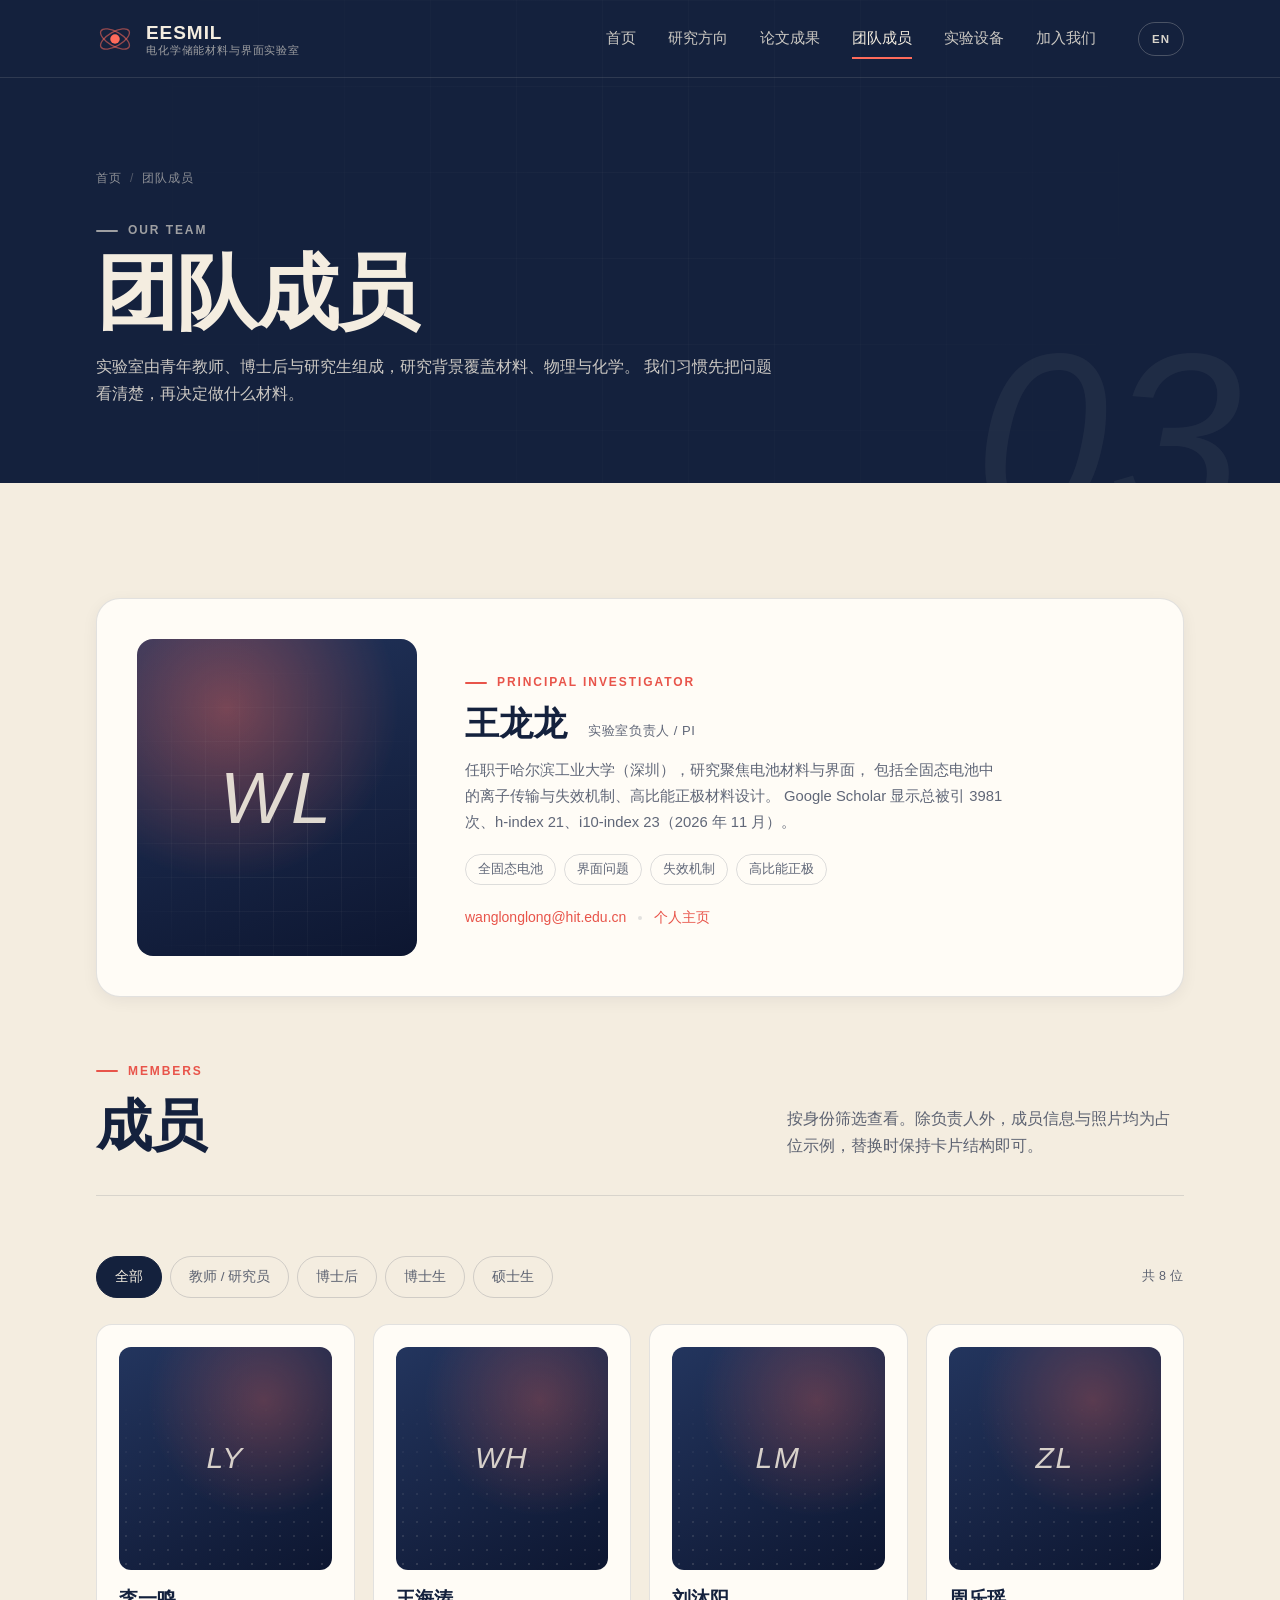
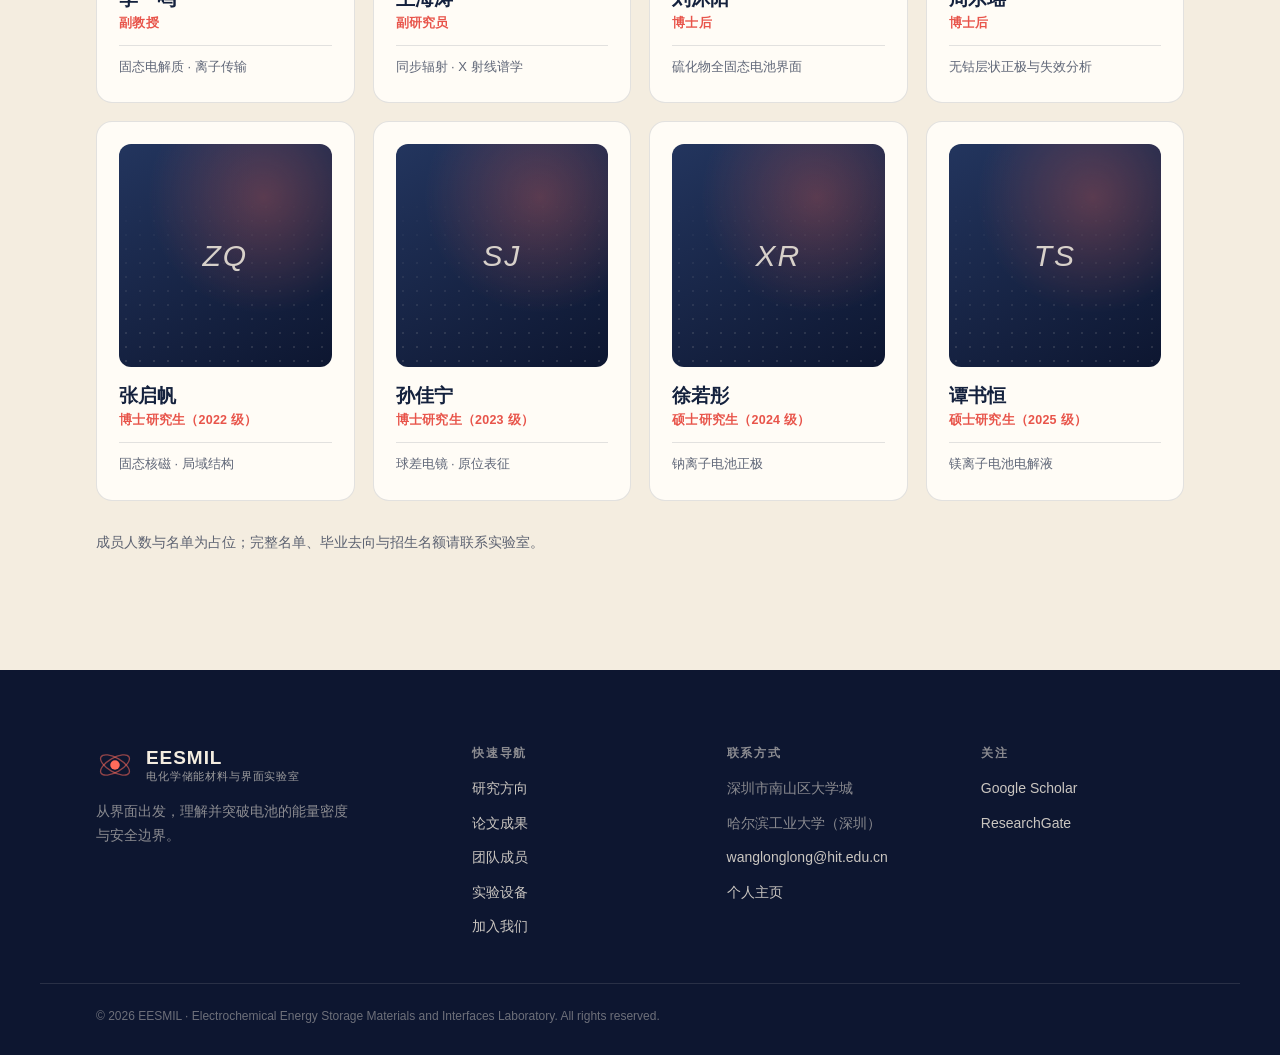
<file: team.html>
<!DOCTYPE html>
<html lang="zh-CN">
<head>
  <meta charset="UTF-8" />
  <meta name="viewport" content="width=device-width, initial-scale=1.0" />
  <title>团队成员 | EESMIL</title>
  <meta name="description" content="电化学储能材料与界面实验室（EESMIL）成员：负责人王龙龙，研究全固态电池、高比能正极材料与先进表征。" />
  <link rel="icon" href="data:image/svg+xml,%3Csvg xmlns='http://www.w3.org/2000/svg' viewBox='0 0 32 32'%3E%3Crect width='32' height='32' rx='8' fill='%2314213D'/%3E%3Ccircle cx='16' cy='16' r='6' fill='%23FF6B5B'/%3E%3C/svg%3E" />
  <link rel="stylesheet" href="assets/css/style.css" />
</head>
<body>
  <header class="site-header" id="siteHeader">
    <div class="container header-inner">
      <a class="brand" href="index.html" aria-label="返回首页">
        <span class="brand-mark">
          <svg viewBox="0 0 40 40" aria-hidden="true">
            <circle cx="20" cy="20" r="5" fill="currentColor" />
            <ellipse cx="20" cy="20" rx="17" ry="7.5" fill="none" stroke="currentColor" stroke-width="1.4" opacity=".55" transform="rotate(30 20 20)" />
            <ellipse cx="20" cy="20" rx="17" ry="7.5" fill="none" stroke="currentColor" stroke-width="1.4" opacity=".55" transform="rotate(-30 20 20)" />
          </svg>
        </span>
        <span class="brand-text">
          <strong>EESMIL</strong>
          <em>电化学储能材料与界面实验室</em>
        </span>
      </a>

      <nav class="nav" id="nav" aria-label="主导航">
        <ul class="nav-list">
          <li><a class="nav-link" href="index.html">首页</a></li>
          <li><a class="nav-link" href="research.html">研究方向</a></li>
          <li><a class="nav-link" href="publications.html">论文成果</a></li>
          <li><a class="nav-link is-active" aria-current="page" href="team.html">团队成员</a></li>
          <li><a class="nav-link" href="facilities.html">实验设备</a></li>
          <li><a class="nav-link" href="join.html">加入我们</a></li>
        </ul>
      </nav>

      <div class="header-tools">
        <a class="lang-switch" href="team-en.html" hreflang="en" lang="en" aria-label="Switch to English">EN</a>
        <button class="nav-toggle" id="navToggle" aria-label="打开菜单" aria-expanded="false" aria-controls="nav">
          <span></span><span></span><span></span>
        </button>
      </div>
    </div>
  </header>

  <main>
    <section class="page-hero">
      <div class="hero-gridlines" aria-hidden="true"></div>
      <span class="page-no" aria-hidden="true">03</span>
      <div class="container page-hero-inner">
        <p class="page-crumb"><a href="index.html">首页</a><span>/</span>团队成员</p>
        <p class="eyebrow eyebrow-light"><span class="eyebrow-dot"></span>Our Team</p>
        <h1 class="page-title">团队成员</h1>
        <p class="page-desc">
          实验室由青年教师、博士后与研究生组成，研究背景覆盖材料、物理与化学。
          我们习惯先把问题看清楚，再决定做什么材料。
        </p>
      </div>
    </section>

    <section class="section section-cream">
      <div class="container">
        <article class="pi-card" data-reveal>
          <div class="pi-portrait" aria-hidden="true">
            <!-- 替换为真实照片：<img src="assets/img/pi.jpg" alt="王龙龙"> -->
            <span class="portrait-initials">WL</span>
          </div>
          <div class="pi-body">
            <p class="eyebrow"><span class="eyebrow-dot"></span>Principal Investigator</p>
            <h3 class="pi-name">王龙龙 <span>实验室负责人 / PI</span></h3>
            <p class="pi-bio">
              任职于哈尔滨工业大学（深圳），研究聚焦电池材料与界面，
              包括全固态电池中的离子传输与失效机制、高比能正极材料设计。
              Google Scholar 显示总被引 3981 次、h-index 21、i10-index 23（2026 年 11 月）。
            </p>
            <ul class="tag-row">
              <li>全固态电池</li><li>界面问题</li><li>失效机制</li><li>高比能正极</li>
            </ul>
            <p class="pi-contact">
              <a href="mailto:wanglonglong@hit.edu.cn">wanglonglong@hit.edu.cn</a>
              <span class="dot-sep"></span>
              <a href="https://homepage.hit.edu.cn/wanglonglong?lang=en" target="_blank" rel="noopener">个人主页</a>
            </p>
          </div>
        </article>

        <div class="section-head" data-reveal>
          <div>
            <p class="eyebrow"><span class="eyebrow-dot"></span>Members</p>
            <h2 class="section-title">成员</h2>
          </div>
          <p class="section-desc">
            按身份筛选查看。除负责人外，成员信息与照片均为占位示例，替换时保持卡片结构即可。
          </p>
        </div>

        <div class="filter-bar" data-reveal>
          <div class="filter-group" data-filter-group="team">
            <button class="chip is-active" data-filter="all">全部</button>
            <button class="chip" data-filter="faculty">教师 / 研究员</button>
            <button class="chip" data-filter="postdoc">博士后</button>
            <button class="chip" data-filter="phd">博士生</button>
            <button class="chip" data-filter="master">硕士生</button>
          </div>
        </div>

        <div class="team-grid" id="teamGrid">
          <article class="member-card" data-role="faculty" data-reveal>
            <div class="member-photo" aria-hidden="true"><span>LY</span></div>
            <h3>李一鸣</h3>
            <p class="member-role">副教授</p>
            <p class="member-field">固态电解质 · 离子传输</p>
          </article>

          <article class="member-card" data-role="faculty" data-reveal>
            <div class="member-photo" aria-hidden="true"><span>WH</span></div>
            <h3>王海涛</h3>
            <p class="member-role">副研究员</p>
            <p class="member-field">同步辐射 · X 射线谱学</p>
          </article>

          <article class="member-card" data-role="postdoc" data-reveal>
            <div class="member-photo" aria-hidden="true"><span>LM</span></div>
            <h3>刘沐阳</h3>
            <p class="member-role">博士后</p>
            <p class="member-field">硫化物全固态电池界面</p>
          </article>

          <article class="member-card" data-role="postdoc" data-reveal>
            <div class="member-photo" aria-hidden="true"><span>ZL</span></div>
            <h3>周乐瑶</h3>
            <p class="member-role">博士后</p>
            <p class="member-field">无钴层状正极与失效分析</p>
          </article>

          <article class="member-card" data-role="phd" data-reveal>
            <div class="member-photo" aria-hidden="true"><span>ZQ</span></div>
            <h3>张启帆</h3>
            <p class="member-role">博士研究生（2022 级）</p>
            <p class="member-field">固态核磁 · 局域结构</p>
          </article>

          <article class="member-card" data-role="phd" data-reveal>
            <div class="member-photo" aria-hidden="true"><span>SJ</span></div>
            <h3>孙佳宁</h3>
            <p class="member-role">博士研究生（2023 级）</p>
            <p class="member-field">球差电镜 · 原位表征</p>
          </article>

          <article class="member-card" data-role="master" data-reveal>
            <div class="member-photo" aria-hidden="true"><span>XR</span></div>
            <h3>徐若彤</h3>
            <p class="member-role">硕士研究生（2024 级）</p>
            <p class="member-field">钠离子电池正极</p>
          </article>

          <article class="member-card" data-role="master" data-reveal>
            <div class="member-photo" aria-hidden="true"><span>TS</span></div>
            <h3>谭书恒</h3>
            <p class="member-role">硕士研究生（2025 级）</p>
            <p class="member-field">镁离子电池电解液</p>
          </article>
        </div>

        <p class="list-more" data-reveal>成员人数与名单为占位；完整名单、毕业去向与招生名额请联系实验室。</p>
      </div>
    </section>
  </main>

  <footer class="site-footer">
    <div class="container footer-inner">
      <div class="footer-brand">
        <a class="brand brand-footer" href="index.html">
          <span class="brand-mark">
            <svg viewBox="0 0 40 40" aria-hidden="true">
              <circle cx="20" cy="20" r="5" fill="currentColor" />
              <ellipse cx="20" cy="20" rx="17" ry="7.5" fill="none" stroke="currentColor" stroke-width="1.4" opacity=".55" transform="rotate(30 20 20)" />
              <ellipse cx="20" cy="20" rx="17" ry="7.5" fill="none" stroke="currentColor" stroke-width="1.4" opacity=".55" transform="rotate(-30 20 20)" />
            </svg>
          </span>
          <span class="brand-text">
            <strong>EESMIL</strong>
            <em>电化学储能材料与界面实验室</em>
          </span>
        </a>
        <p class="footer-desc">从界面出发，理解并突破电池的能量密度与安全边界。</p>
      </div>

      <div class="footer-col">
        <h3>快速导航</h3>
        <ul>
          <li><a href="research.html">研究方向</a></li>
          <li><a href="publications.html">论文成果</a></li>
          <li><a href="team.html">团队成员</a></li>
          <li><a href="facilities.html">实验设备</a></li>
          <li><a href="join.html">加入我们</a></li>
        </ul>
      </div>

      <div class="footer-col">
        <h3>联系方式</h3>
        <ul class="footer-contact">
          <li>深圳市南山区大学城</li>
          <li>哈尔滨工业大学（深圳）</li>
          <li><a href="mailto:wanglonglong@hit.edu.cn">wanglonglong@hit.edu.cn</a></li>
          <li><a href="https://homepage.hit.edu.cn/wanglonglong?lang=en" target="_blank" rel="noopener">个人主页</a></li>
        </ul>
      </div>

      <div class="footer-col">
        <h3>关注</h3>
        <ul>
          <li><a href="https://scholar.google.com/citations?user=xbnVCEEAAAAJ&amp;hl=zh-CN" target="_blank" rel="noopener">Google Scholar</a></li>
          <li><a href="#">ResearchGate</a></li>
        </ul>
      </div>
    </div>

    <div class="container footer-bottom">
      <p>© 2026 EESMIL · Electrochemical Energy Storage Materials and Interfaces Laboratory. All rights reserved.</p>
    </div>
  </footer>

  <a class="to-top" id="toTop" href="#" aria-label="回到顶部">
    <svg viewBox="0 0 24 24" aria-hidden="true"><path d="M12 19V5M6 11l6-6 6 6" fill="none" stroke="currentColor" stroke-width="1.8" stroke-linecap="round" stroke-linejoin="round"/></svg>
  </a>

  <script src="assets/js/main.js"></script>
</body>
</html>
</file>
<file: assets/css/style.css>
/* =========================================================
   EESMIL — 电化学储能材料与界面实验室网站样式
   色板：海军蓝 #14213D / 奶油 #F4EDE0 / 珊瑚红 #FF6B5B
   ========================================================= */

:root {
  --navy: #14213d;
  --navy-deep: #0d1630;
  --navy-soft: #22345c;
  --navy-line: rgba(20, 33, 61, 0.12);
  --cream: #f4ede0;
  --cream-card: #fffcF6;
  --cream-tint: #ece1cf;
  --coral: #ff6b5b;
  --coral-deep: #e8544a;
  --coral-soft: rgba(255, 107, 91, 0.14);
  --ink-muted: rgba(20, 33, 61, 0.68);
  --on-dark: rgba(244, 237, 224, 0.82);
  --on-dark-dim: rgba(244, 237, 224, 0.55);

  --font-display: -apple-system, BlinkMacSystemFont, "Segoe UI", "Helvetica Neue", "Noto Sans SC", "Source Han Sans SC", "PingFang SC", "Microsoft YaHei", sans-serif;
  --font-body: "Noto Sans SC", "Source Han Sans SC", "PingFang SC", "Hiragino Sans GB", "Microsoft YaHei", "Segoe UI", sans-serif;

  --header-h: 78px;
  --radius-s: 10px;
  --radius-m: 16px;
  --radius-l: 24px;
  --shadow-s: 0 4px 16px rgba(13, 22, 48, 0.06);
  --shadow-m: 0 18px 40px rgba(13, 22, 48, 0.1);
  --ease: cubic-bezier(0.22, 0.61, 0.36, 1);
}

html[lang="en"] {
  --font-body: "Segoe UI", -apple-system, BlinkMacSystemFont, "Helvetica Neue", Arial, sans-serif;
}

/* ------------------------- Reset ------------------------- */
*,
*::before,
*::after { box-sizing: border-box; }

html {
  scroll-behavior: smooth;
  scroll-padding-top: calc(var(--header-h) + 12px);
  -webkit-text-size-adjust: 100%;
}

body {
  margin: 0;
  background: var(--cream);
  color: var(--navy);
  font-family: var(--font-body);
  font-size: 16px;
  line-height: 1.75;
  -webkit-font-smoothing: antialiased;
  overflow-x: clip; /* 用 clip 而非 hidden，避免破坏吸顶定位 */
}

h1, h2, h3 { margin: 0; font-family: var(--font-display); font-weight: 600; line-height: 1.2; }
p { margin: 0; }
ul, ol, dl, dd { margin: 0; padding: 0; list-style: none; }
a { color: inherit; text-decoration: none; }
em { font-style: italic; }
b, strong { font-weight: 700; }
img { display: block; max-width: 100%; height: auto; }
svg { display: block; }
button { font: inherit; color: inherit; background: none; border: 0; cursor: pointer; }

::selection { background: var(--coral); color: #fff; }

.container {
  width: 100%;
  max-width: 1200px;
  margin: 0 auto;
  padding: 0 clamp(20px, 5vw, 56px);
}

/* ------------------------- 通用组件 ------------------------- */
.eyebrow {
  display: inline-flex;
  align-items: center;
  gap: 10px;
  font-size: 12px;
  font-weight: 700;
  letter-spacing: 0.16em;
  text-transform: uppercase;
  color: var(--coral-deep);
}
.eyebrow-light { color: rgba(244, 237, 224, 0.62); }
.eyebrow-dot {
  width: 22px;
  height: 2px;
  background: currentColor;
  border-radius: 2px;
}

.section { padding: clamp(72px, 9vw, 130px) 0; position: relative; }
.section-cream { background: var(--cream); }
.section-tint { background: var(--cream-tint); }
.section-navy { background: var(--navy); color: var(--cream); }

.section-head {
  display: grid;
  grid-template-columns: minmax(0, 1fr) minmax(0, 1fr);
  gap: clamp(24px, 5vw, 72px);
  align-items: end;
  padding-bottom: 36px;
  margin-bottom: clamp(36px, 5vw, 60px);
  border-bottom: 1px solid var(--navy-line);
}
.section-title {
  font-size: clamp(34px, 4.6vw, 56px);
  letter-spacing: -0.01em;
  margin-top: 10px;
}
.section-desc {
  font-size: 15.5px;
  color: var(--ink-muted);
  max-width: 46ch;
  justify-self: end;
}
.section-navy .section-head { border-bottom-color: rgba(244, 237, 224, 0.18); }
.section-navy .section-desc { color: var(--on-dark); }

/* 按钮 */
.btn {
  display: inline-flex;
  align-items: center;
  justify-content: center;
  gap: 10px;
  padding: 13px 26px;
  border-radius: 999px;
  font-size: 14.5px;
  font-weight: 600;
  letter-spacing: 0.02em;
  border: 1px solid transparent;
  transition: transform 0.25s var(--ease), background 0.25s, color 0.25s, border-color 0.25s, box-shadow 0.25s;
  will-change: transform;
}
.btn svg { width: 17px; height: 17px; }
.btn:hover { transform: translateY(-2px); }
.btn-coral { background: var(--coral); color: #fff; box-shadow: 0 10px 24px rgba(255, 107, 91, 0.28); }
.btn-coral:not(.btn-slide):hover { background: var(--coral-deep); box-shadow: 0 14px 30px rgba(255, 107, 91, 0.34); }
.btn-ghost { border-color: rgba(244, 237, 224, 0.34); color: var(--cream); }
.btn-ghost:not(.btn-slide):hover { background: var(--cream); color: var(--navy); border-color: var(--cream); }
.btn-outline { border-color: rgba(20, 33, 61, 0.24); color: var(--navy); }
.btn-outline:hover { background: var(--navy); color: var(--cream); border-color: var(--navy); }
.btn-block { width: 100%; }

/* 首页主按钮：珊瑚滑动填充 */
.btn-slide {
  position: relative;
  overflow: hidden;
  isolation: isolate;
  transition: transform 0.25s var(--ease), color 0.28s var(--ease), border-color 0.28s, box-shadow 0.3s;
}
.btn-slide::before {
  content: "";
  position: absolute;
  inset: 0;
  z-index: -1;
  transform: translateX(-101%);
  transition: transform 0.5s cubic-bezier(0.65, 0, 0.35, 1);
  will-change: transform;
}
.btn-slide:hover::before,
.btn-slide:focus-visible::before,
.btn-slide:active::before { transform: translateX(0); }
.btn-slide svg { transition: transform 0.4s var(--ease); }
.btn-slide:hover svg { transform: translateX(4px); }

/* 珊瑚按钮 → 海军蓝滑入 */
.btn-coral.btn-slide::before { background: var(--navy); }
.btn-coral.btn-slide:hover,
.btn-coral.btn-slide:focus-visible {
  color: var(--cream);
  box-shadow: 0 16px 34px rgba(13, 22, 48, 0.32);
}
/* 描边按钮 → 珊瑚滑入 */
.btn-ghost.btn-slide::before { background: var(--coral); }
.btn-ghost.btn-slide:hover,
.btn-ghost.btn-slide:focus-visible {
  color: #fff;
  border-color: var(--coral);
  box-shadow: 0 14px 30px rgba(255, 107, 91, 0.3);
}
/* 按下手感 */
.btn-slide:active {
  transform: translateY(0) scale(0.98);
  transition-duration: 0.1s;
}

.text-link {
  display: inline-flex;
  align-items: center;
  gap: 6px;
  font-weight: 600;
  font-size: 14.5px;
  color: var(--coral-deep);
  border-bottom: 1px solid transparent;
  transition: border-color 0.25s, gap 0.25s;
}
.text-link svg { width: 15px; height: 15px; }
.text-link:hover { border-bottom-color: currentColor; gap: 10px; }
.section-navy .text-link { color: var(--coral); }

.badge {
  display: inline-flex;
  align-items: center;
  padding: 4px 11px;
  border-radius: 999px;
  background: rgba(20, 33, 61, 0.07);
  font-size: 12px;
  font-weight: 600;
  letter-spacing: 0.02em;
  color: var(--ink-muted);
  white-space: nowrap;
}
.badge-coral { background: var(--coral); color: #fff; }
.badge-outline { background: transparent; border: 1px solid rgba(244, 237, 224, 0.34); color: var(--on-dark); }

.tag-row { display: flex; flex-wrap: wrap; gap: 8px; margin-top: 18px; }
.tag-row li {
  padding: 4px 12px;
  border-radius: 999px;
  border: 1px solid rgba(20, 33, 61, 0.14);
  font-size: 12.5px;
  color: var(--ink-muted);
}

/* ------------------------- 顶部导航 ------------------------- */
.site-header {
  position: fixed;
  inset: 0 0 auto 0;
  z-index: 100;
  height: var(--header-h);
  display: flex;
  align-items: center;
  color: var(--cream);
  transition: background 0.35s var(--ease), color 0.35s, box-shadow 0.35s, height 0.35s;
}
.site-header::after {
  content: "";
  position: absolute;
  inset: auto 0 0 0;
  height: 1px;
  background: rgba(244, 237, 224, 0.12);
  transition: background 0.35s, opacity 0.35s;
}
.site-header.is-scrolled {
  height: 68px;
  background: rgba(244, 237, 224, 0.9);
  -webkit-backdrop-filter: blur(14px);
  backdrop-filter: blur(14px);
  color: var(--navy);
  box-shadow: 0 1px 0 rgba(20, 33, 61, 0.08), 0 12px 30px rgba(13, 22, 48, 0.06);
}
.site-header.is-scrolled::after { opacity: 0; }
.header-inner { display: flex; align-items: center; gap: 28px; }

.brand { display: inline-flex; align-items: center; gap: 12px; margin-right: auto; }
.brand-mark { width: 38px; height: 38px; color: var(--coral); flex: none; }
.brand-mark svg { width: 100%; height: 100%; }
.brand-text { display: flex; flex-direction: column; line-height: 1.25; }
.brand-text strong {
  font-family: var(--font-display);
  font-size: 19px;
  letter-spacing: 0.05em;
}
.brand-text em {
  font-family: var(--font-body);
  font-style: normal;
  font-size: 10.5px;
  letter-spacing: 0.08em;
  opacity: 0.62;
}

.nav-list { display: flex; align-items: center; gap: 4px; }
.nav-link {
  position: relative;
  display: inline-block;
  padding: 9px 14px;
  font-size: 14.5px;
  font-weight: 500;
  opacity: 0.82;
  transition: opacity 0.2s, color 0.2s;
}
.nav-link::after {
  content: "";
  position: absolute;
  left: 14px;
  right: 14px;
  bottom: 2px;
  height: 2px;
  background: var(--coral);
  transform: scaleX(0);
  transform-origin: left;
  transition: transform 0.3s var(--ease);
}
.nav-link:hover { opacity: 1; }
.nav-link.is-active { opacity: 1; }
.nav-link.is-active::after,
.nav-link:hover::after { transform: scaleX(1); }

.nav-toggle {
  display: none;
  width: 42px;
  height: 42px;
  padding: 11px 9px;
  flex-direction: column;
  justify-content: space-between;
}
.nav-toggle span {
  display: block;
  height: 2px;
  width: 100%;
  background: currentColor;
  border-radius: 2px;
  transition: transform 0.3s var(--ease), opacity 0.2s;
}
.nav-toggle[aria-expanded="true"] span:nth-child(1) { transform: translateY(8px) rotate(45deg); }
.nav-toggle[aria-expanded="true"] span:nth-child(2) { opacity: 0; }
.nav-toggle[aria-expanded="true"] span:nth-child(3) { transform: translateY(-8px) rotate(-45deg); }

.header-tools { display: flex; align-items: center; gap: 8px; }
.header-tools .nav-toggle { margin-left: 0; }
.lang-switch {
  display: inline-flex;
  align-items: center;
  justify-content: center;
  min-width: 46px;
  height: 34px;
  padding: 0 12px;
  border: 1px solid rgba(244, 237, 224, 0.28);
  border-radius: 999px;
  font-family: var(--font-display);
  font-size: 11.5px;
  font-weight: 600;
  letter-spacing: 0.08em;
  color: currentColor;
  opacity: 0.88;
  transition: opacity 0.2s, border-color 0.2s, color 0.2s, background 0.2s;
}
.lang-switch:hover { opacity: 1; border-color: var(--coral); color: var(--coral); }
.lang-switch[lang="zh-CN"] { letter-spacing: 0; font-size: 12.5px; }
.site-header.is-scrolled .lang-switch { border-color: rgba(20, 33, 61, 0.2); }
.site-header.is-scrolled .lang-switch:hover { border-color: var(--coral-deep); color: var(--coral-deep); }

/* ------------------------- Hero ------------------------- */
.hero {
  position: relative;
  background: var(--navy);
  color: var(--cream);
  overflow: hidden;
  isolation: isolate;
}
.hero-gridlines {
  position: absolute;
  inset: 0;
  background-image:
    linear-gradient(to right, rgba(244, 237, 224, 0.05) 1px, transparent 1px),
    linear-gradient(to bottom, rgba(244, 237, 224, 0.05) 1px, transparent 1px);
  background-size: 86px 86px;
  -webkit-mask-image: radial-gradient(circle at 50% 40%, #000 0%, transparent 78%);
  mask-image: radial-gradient(circle at 50% 40%, #000 0%, transparent 78%);
  opacity: 0.75;
}
.hero-glow {
  position: absolute;
  inset: -20% -10% auto auto;
  width: min(780px, 90vw);
  height: min(780px, 90vw);
  background: radial-gradient(circle, rgba(255, 107, 91, 0.22), rgba(255, 107, 91, 0) 62%);
  filter: blur(10px);
  z-index: -1;
}
.hero-inner {
  position: relative;
  z-index: 2;
  display: grid;
  grid-template-columns: minmax(0, 1.12fr) minmax(0, 0.88fr);
  gap: clamp(32px, 5vw, 72px);
  align-items: center;
  min-height: 100vh;
  min-height: 100svh;
  padding-top: calc(var(--header-h) + clamp(48px, 7vw, 88px));
  padding-bottom: clamp(96px, 11vw, 132px);
}

.hero-title {
  font-size: clamp(44px, 6.6vw, 86px);
  line-height: 1.04;
  letter-spacing: -0.02em;
  margin: 22px 0 26px;
}
html[lang="en"] .hero-title { font-size: clamp(42px, 4.6vw, 66px); }
.hero-title b {
  position: relative;
  font-weight: 600;
  color: var(--coral);
  padding-bottom: 0.04em;
  background: linear-gradient(var(--coral), var(--coral)) left bottom / 100% 2px no-repeat;
}
.hero-sub {
  max-width: 30em;
  font-size: clamp(15px, 1.4vw, 17px);
  color: var(--on-dark);
  line-height: 1.85;
  text-wrap: pretty;
}
.hero-actions { display: flex; flex-wrap: wrap; gap: 14px; margin-top: 36px; }

.hero-stats {
  display: grid;
  grid-template-columns: repeat(3, minmax(0, 1fr));
  gap: 18px;
  margin-top: clamp(32px, 4.6vw, 54px);
  padding-top: 26px;
  border-top: 1px solid rgba(244, 237, 224, 0.16);
}
.hero-stats .stat dt {
  font-family: var(--font-display);
  font-size: clamp(30px, 3.6vw, 42px);
  line-height: 1;
  color: var(--cream);
}
.hero-stats .stat dd {
  margin-top: 8px;
  font-size: 12.5px;
  letter-spacing: 0.06em;
  color: var(--on-dark-dim);
}
.hero-stats-note {
  margin-top: 14px;
  font-size: 11px;
  letter-spacing: 0.06em;
  color: rgba(244, 237, 224, 0.42);
}

/* Hero 右侧图形 */
.hero-art {
  position: relative;
  aspect-ratio: 1 / 1;
  width: min(100%, 470px);
  margin-inline: auto;
}
.orbit {
  position: absolute;
  inset: 0;
  border: 1px solid rgba(244, 237, 224, 0.16);
  border-radius: 50%;
  animation: spin 34s linear infinite;
}
.orbit-2 { inset: 13%; border-style: dashed; animation-duration: 26s; animation-direction: reverse; }
.orbit-3 { inset: 26%; border-color: rgba(255, 107, 91, 0.3); animation-duration: 18s; }
.orbit-dot {
  position: absolute;
  top: -4px;
  left: 50%;
  width: 8px;
  height: 8px;
  margin-left: -4px;
  border-radius: 50%;
  background: var(--cream);
  box-shadow: 0 0 0 4px rgba(244, 237, 224, 0.12);
}
.orbit-dot.coral { background: var(--coral); box-shadow: 0 0 0 4px rgba(255, 107, 91, 0.18); }
.hero-core {
  position: absolute;
  inset: 36%;
  display: grid;
  place-content: center;
  text-align: center;
  gap: 2px;
  border-radius: 50%;
  background: radial-gradient(circle at 32% 28%, var(--navy-soft), var(--navy-deep) 70%);
  border: 1px solid rgba(255, 107, 91, 0.42);
  box-shadow: 0 0 60px rgba(255, 107, 91, 0.18), inset 0 0 40px rgba(0, 0, 0, 0.35);
  animation: breathe 6s ease-in-out infinite;
}
.core-label {
  font-family: var(--font-display);
  font-style: italic;
  font-size: clamp(26px, 3.4vw, 40px);
  color: var(--coral);
  line-height: 1;
}
.core-value { font-size: 11.5px; letter-spacing: 0.1em; color: var(--on-dark); }

.hero-tag {
  position: absolute;
  padding: 10px 16px;
  border-radius: var(--radius-s);
  background: rgba(244, 237, 224, 0.06);
  border: 1px solid rgba(244, 237, 224, 0.16);
  -webkit-backdrop-filter: blur(6px);
  backdrop-filter: blur(6px);
  font-size: 11.5px;
  line-height: 1.5;
  letter-spacing: 0.06em;
  color: var(--on-dark);
  text-transform: uppercase;
  animation: float 7s ease-in-out infinite;
}
.tag-1 { top: 4%; right: 6%; }
.tag-2 { bottom: 8%; left: 0; animation-delay: -3.5s; }

/* Hero 底部滚动条 */
.hero-strip {
  position: absolute;
  bottom: 0;
  left: 0;
  right: 0;
  z-index: 3;
  padding: 16px 0;
  border-top: 1px solid rgba(244, 237, 224, 0.14);
  background: rgba(13, 22, 48, 0.55);
  -webkit-backdrop-filter: blur(8px);
  backdrop-filter: blur(8px);
  overflow: hidden;
}
.strip-track {
  display: flex;
  align-items: center;
  gap: 28px;
  width: max-content;
  animation: marquee 42s linear infinite;
  font-size: 12px;
  letter-spacing: 0.18em;
  text-transform: uppercase;
  color: var(--on-dark-dim);
  white-space: nowrap;
}
.strip-track i {
  width: 6px;
  height: 6px;
  border-radius: 50%;
  background: var(--coral);
  flex: none;
}

/* ------------------------- 研究方向 ------------------------- */
.research-grid {
  display: grid;
  grid-template-columns: repeat(3, minmax(0, 1fr));
  gap: 18px;
}
.research-card {
  position: relative;
  display: flex;
  flex-direction: column;
  padding: 30px 26px 28px;
  background: var(--cream-card);
  border: 1px solid var(--navy-line);
  border-radius: var(--radius-m);
  transition: transform 0.35s var(--ease), box-shadow 0.35s, border-color 0.35s;
  overflow: hidden;
}
.research-card::before {
  content: "";
  position: absolute;
  inset: 0 0 auto 0;
  height: 3px;
  background: var(--coral);
  transform: scaleX(0);
  transform-origin: left;
  transition: transform 0.4s var(--ease);
}
.research-card:hover {
  transform: translateY(-6px);
  box-shadow: var(--shadow-m);
  border-color: rgba(20, 33, 61, 0.2);
}
.research-card:hover::before { transform: scaleX(1); }
.card-index {
  position: absolute;
  top: 14px;
  right: 18px;
  font-family: var(--font-display);
  font-size: 34px;
  font-style: italic;
  color: rgba(20, 33, 61, 0.09);
  transition: color 0.3s;
}
.research-card:hover .card-index { color: rgba(255, 107, 91, 0.3); }
.card-icon {
  width: 46px;
  height: 46px;
  display: grid;
  place-items: center;
  margin-bottom: 22px;
  border-radius: 12px;
  background: var(--navy);
  color: var(--coral);
}
.card-icon svg { width: 24px; height: 24px; fill: none; stroke: currentColor; stroke-width: 1.5; stroke-linecap: round; stroke-linejoin: round; }
.research-card h3 { font-size: 21px; margin-bottom: 12px; }
.research-card p { font-size: 14px; color: var(--ink-muted); line-height: 1.8; }
.research-card .tag-row { margin-top: auto; padding-top: 18px; }

/* ------------------------- 论文成果 ------------------------- */
.featured-paper {
  position: relative;
  padding: clamp(28px, 4vw, 48px);
  margin-bottom: clamp(36px, 5vw, 56px);
  border-radius: var(--radius-l);
  background: linear-gradient(135deg, var(--navy) 0%, #1a2b52 55%, var(--navy-deep) 100%);
  color: var(--cream);
  overflow: hidden;
}
.featured-paper::after {
  content: "";
  position: absolute;
  width: 420px;
  height: 420px;
  right: -120px;
  bottom: -180px;
  border-radius: 50%;
  background: radial-gradient(circle, rgba(255, 107, 91, 0.28), transparent 65%);
  pointer-events: none;
}
.featured-label {
  display: flex;
  align-items: center;
  justify-content: space-between;
  gap: 16px;
  margin-bottom: 22px;
}
.featured-year {
  font-family: var(--font-display);
  font-style: italic;
  font-size: 26px;
  color: rgba(244, 237, 224, 0.4);
}
.featured-paper h3 {
  font-size: clamp(23px, 2.7vw, 34px);
  line-height: 1.3;
  max-width: 24ch;
  letter-spacing: -0.005em;
}
.featured-paper h3 a { color: inherit; text-decoration: none; }
.featured-paper h3 a:hover,
.featured-paper h3 a:focus-visible { color: var(--coral); }
.featured-authors { margin-top: 18px; font-size: 14.5px; color: var(--on-dark); }
.featured-authors b { color: var(--coral); }
.featured-meta { margin-top: 4px; font-size: 13.5px; color: var(--on-dark-dim); }
.featured-abs {
  margin: 20px 0 24px;
  padding-top: 20px;
  border-top: 1px solid rgba(244, 237, 224, 0.14);
  max-width: 72ch;
  font-size: 14.5px;
  color: var(--on-dark);
}
.featured-paper .text-link { position: relative; z-index: 1; }
.featured-paper.is-hidden { display: none; }

.filter-bar {
  display: flex;
  flex-wrap: wrap;
  align-items: center;
  justify-content: space-between;
  gap: 14px;
  margin-bottom: 26px;
}
.filter-group { display: flex; flex-wrap: wrap; gap: 8px; }
.chip {
  padding: 8px 18px;
  border-radius: 999px;
  border: 1px solid rgba(20, 33, 61, 0.16);
  background: transparent;
  font-size: 13.5px;
  font-weight: 500;
  color: var(--ink-muted);
  transition: background 0.25s, color 0.25s, border-color 0.25s;
}
.chip:hover { border-color: var(--coral); color: var(--coral-deep); }
.chip.is-active { background: var(--navy); border-color: var(--navy); color: var(--cream); }
.filter-hint { font-size: 12.5px; letter-spacing: 0.04em; color: var(--ink-muted); }

.paper-list { border-top: 1px solid var(--navy-line); }
.paper-item {
  display: grid;
  grid-template-columns: 82px minmax(0, 1fr) auto;
  gap: 24px;
  align-items: start;
  padding: 24px 8px;
  border-bottom: 1px solid var(--navy-line);
  transition: background 0.3s, padding 0.3s, opacity 0.3s;
}
.paper-item:hover { background: rgba(255, 252, 246, 0.75); padding-left: 18px; padding-right: 18px; }
.paper-year {
  font-family: var(--font-display);
  font-style: italic;
  font-size: 20px;
  color: var(--coral-deep);
  line-height: 1.6;
}
.paper-title {
  font-size: 17.5px;
  line-height: 1.45;
  font-weight: 600;
  transition: color 0.25s;
}
.paper-title a { color: inherit; text-decoration: none; }
.paper-title a:hover,
.paper-title a:focus-visible {
  color: var(--coral-deep);
  text-decoration: underline;
  text-decoration-thickness: 1px;
  text-underline-offset: 4px;
}
.paper-item:hover .paper-title { color: var(--navy-soft); }
.paper-authors { margin-top: 8px; font-size: 13px; color: var(--ink-muted); }
.paper-authors b { color: var(--navy); }
.paper-journal { margin-top: 2px; font-size: 13px; color: var(--ink-muted); }
.paper-journal em { color: var(--navy-soft); }
.paper-item .badge { margin-top: 4px; }
.paper-item.is-hidden { display: none; }
.list-more { margin-top: 30px; font-size: 13.5px; color: var(--ink-muted); }
.list-more .text-link { margin-left: 4px; }

/* ------------------------- 团队成员 ------------------------- */
.pi-card {
  display: grid;
  grid-template-columns: 280px minmax(0, 1fr);
  gap: clamp(24px, 4vw, 48px);
  padding: clamp(24px, 3.5vw, 40px);
  margin-bottom: clamp(36px, 5vw, 56px);
  border-radius: var(--radius-l);
  background: var(--cream-card);
  border: 1px solid var(--navy-line);
  box-shadow: var(--shadow-s);
  align-items: center;
}
.pi-portrait {
  position: relative;
  aspect-ratio: 3 / 3.4;
  border-radius: var(--radius-m);
  background:
    radial-gradient(circle at 32% 22%, rgba(255, 107, 91, 0.4), transparent 55%),
    linear-gradient(160deg, var(--navy-soft), var(--navy-deep));
  display: grid;
  place-items: center;
  overflow: hidden;
}
.pi-portrait::after {
  content: "";
  position: absolute;
  inset: 0;
  background-image: linear-gradient(to right, rgba(244, 237, 224, 0.08) 1px, transparent 1px),
    linear-gradient(to bottom, rgba(244, 237, 224, 0.08) 1px, transparent 1px);
  background-size: 34px 34px;
  -webkit-mask-image: radial-gradient(circle at 50% 60%, #000, transparent 75%);
  mask-image: radial-gradient(circle at 50% 60%, #000, transparent 75%);
}
.pi-portrait img { position: relative; z-index: 1; width: 100%; height: 100%; object-fit: cover; }
.portrait-initials {
  position: relative;
  z-index: 1;
  font-family: var(--font-display);
  font-size: clamp(48px, 6vw, 72px);
  font-style: italic;
  color: rgba(244, 237, 224, 0.9);
  letter-spacing: 0.04em;
}
.pi-name { font-size: clamp(26px, 3vw, 34px); margin: 10px 0 14px; }
.pi-name span {
  font-family: var(--font-body);
  font-size: 13px;
  font-weight: 500;
  color: var(--ink-muted);
  margin-left: 12px;
  letter-spacing: 0.04em;
}
.pi-bio { font-size: 14.8px; color: var(--ink-muted); max-width: 66ch; }
.pi-contact { margin-top: 20px; display: flex; align-items: center; gap: 12px; font-size: 14px; }
.pi-contact a { color: var(--coral-deep); border-bottom: 1px solid transparent; transition: border-color 0.2s; }
.pi-contact a:hover { border-bottom-color: currentColor; }
.dot-sep { width: 4px; height: 4px; border-radius: 50%; background: var(--navy-line); }

.team-grid {
  display: grid;
  grid-template-columns: repeat(4, minmax(0, 1fr));
  gap: 18px;
}
.member-card {
  padding: 22px 22px 24px;
  background: var(--cream-card);
  border: 1px solid var(--navy-line);
  border-radius: var(--radius-m);
  transition: transform 0.3s var(--ease), box-shadow 0.3s, border-color 0.3s;
}
.member-card:hover {
  transform: translateY(-5px);
  box-shadow: var(--shadow-m);
  border-color: rgba(255, 107, 91, 0.4);
}
.member-photo {
  position: relative;
  aspect-ratio: 4 / 4.2;
  margin-bottom: 18px;
  border-radius: 12px;
  background:
    radial-gradient(circle at 68% 24%, rgba(255, 107, 91, 0.28), transparent 52%),
    linear-gradient(150deg, #23355e, var(--navy-deep));
  display: grid;
  place-items: center;
  overflow: hidden;
}
.member-photo::after {
  content: "";
  position: absolute;
  inset: 0;
  background-image: radial-gradient(rgba(244, 237, 224, 0.14) 1px, transparent 1px);
  background-size: 14px 14px;
  -webkit-mask-image: linear-gradient(to top, #000, transparent 80%);
  mask-image: linear-gradient(to top, #000, transparent 80%);
}
.member-photo img { width: 100%; height: 100%; object-fit: cover; }
.member-photo span {
  position: relative;
  z-index: 1;
  font-family: var(--font-display);
  font-size: 30px;
  font-style: italic;
  color: rgba(244, 237, 224, 0.85);
  letter-spacing: 0.06em;
}
.member-card h3 { font-size: 19px; }
.member-role { margin-top: 2px; font-size: 12.5px; font-weight: 600; color: var(--coral-deep); letter-spacing: 0.02em; }
.member-field { margin-top: 10px; padding-top: 10px; border-top: 1px solid var(--navy-line); font-size: 13px; color: var(--ink-muted); }
.member-card.is-hidden { display: none; }

/* ------------------------- 实验设备 ------------------------- */
.equip-grid {
  display: grid;
  grid-template-columns: repeat(3, minmax(0, 1fr));
  gap: 20px;
}
.equip-card {
  background: var(--cream-card);
  border: 1px solid var(--navy-line);
  border-radius: var(--radius-m);
  overflow: hidden;
  transition: transform 0.3s var(--ease), box-shadow 0.3s;
}
.equip-card:hover { transform: translateY(-5px); box-shadow: var(--shadow-m); }
.equip-media {
  position: relative;
  aspect-ratio: 4 / 2.7;
  display: grid;
  place-items: center;
  background:
    linear-gradient(150deg, #22345c 0%, #162443 60%, #101a36 100%);
  overflow: hidden;
}
.equip-media::before {
  content: "";
  position: absolute;
  inset: 0;
  background-image:
    linear-gradient(to right, rgba(244, 237, 224, 0.07) 1px, transparent 1px),
    linear-gradient(to bottom, rgba(244, 237, 224, 0.07) 1px, transparent 1px);
  background-size: 26px 26px;
}
.equip-media::after {
  content: "";
  position: absolute;
  width: 180px;
  height: 180px;
  right: -50px;
  top: -60px;
  border-radius: 50%;
  background: radial-gradient(circle, rgba(255, 107, 91, 0.3), transparent 66%);
}
.equip-media img { position: relative; z-index: 1; width: 100%; height: 100%; object-fit: cover; }
.equip-ph {
  position: relative;
  z-index: 1;
  font-size: 11.5px;
  letter-spacing: 0.18em;
  text-transform: uppercase;
  color: rgba(244, 237, 224, 0.4);
}
.equip-num {
  position: absolute;
  top: 12px;
  left: 16px;
  z-index: 2;
  font-family: var(--font-display);
  font-style: italic;
  font-size: 26px;
  color: var(--coral);
}
.equip-body { padding: 22px 24px 24px; }
.equip-body h3 { font-size: 18px; line-height: 1.35; }
.equip-model { margin-top: 4px; font-size: 12.5px; letter-spacing: 0.04em; color: var(--ink-muted); }
.equip-spec {
  margin-top: 16px;
  padding-top: 14px;
  border-top: 1px solid var(--navy-line);
  display: grid;
  gap: 6px;
}
.equip-spec li {
  position: relative;
  padding-left: 16px;
  font-size: 13px;
  color: var(--ink-muted);
}
.equip-spec li::before {
  content: "";
  position: absolute;
  left: 0;
  top: 0.68em;
  width: 6px;
  height: 6px;
  border-radius: 50%;
  border: 1.5px solid var(--coral);
}
.equip-note {
  display: flex;
  flex-wrap: wrap;
  align-items: center;
  gap: 16px 24px;
  margin-top: 28px;
  padding: 22px 26px;
  border-radius: var(--radius-m);
  border: 1px dashed rgba(20, 33, 61, 0.22);
  background: rgba(255, 252, 246, 0.6);
}
.equip-note p { flex: 1 1 320px; font-size: 13.5px; color: var(--ink-muted); }
.equip-note .btn { padding: 10px 22px; font-size: 13.5px; }

/* ------------------------- 加入我们 ------------------------- */
.section-navy { overflow: hidden; }

/* 本页从奶油色首屏开始，页头需从一开始就用深色文字 */
.page-join .site-header { color: var(--navy); }
.page-join .site-header::after { background: rgba(20, 33, 61, 0.1); }
.page-join .lang-switch { border-color: rgba(20, 33, 61, 0.2); }
.page-join .lang-switch:hover { border-color: var(--coral-deep); color: var(--coral-deep); }

.join-hero {
  position: relative;
  padding: calc(var(--header-h) + clamp(64px, 8vw, 104px)) 0 clamp(44px, 6vw, 76px);
  background: var(--cream);
  color: var(--navy);
  overflow: hidden;
  isolation: isolate;
}
.join-hero .page-no { color: rgba(20, 33, 61, 0.045); }
.join-hero-inner {
  position: relative;
  z-index: 2;
  text-align: center;
}
.join-eyebrow { justify-content: center; }
.join-title {
  font-size: clamp(54px, 8.4vw, 104px);
  line-height: 1;
  letter-spacing: -0.03em;
  margin: 18px 0 20px;
}
.join-sub {
  max-width: 46em;
  margin: 0 auto;
  font-size: clamp(14.5px, 1.4vw, 16.5px);
  line-height: 1.85;
  color: var(--ink-muted);
  text-wrap: balance;
}

.join-main { padding-top: clamp(48px, 6vw, 80px); }
.page-join .join-statement h2 { font-size: clamp(30px, 3.8vw, 50px); }
.page-join .section-title { font-size: clamp(28px, 3.2vw, 44px); }
.join-statement {
  display: grid;
  grid-template-columns: minmax(0, 1.05fr) minmax(0, 0.95fr);
  gap: clamp(28px, 5vw, 80px);
  align-items: end;
  padding-bottom: clamp(44px, 6vw, 72px);
  border-bottom: 1px solid var(--navy-line);
}
.join-statement h2 {
  font-size: clamp(34px, 4.6vw, 58px);
  line-height: 1.14;
  letter-spacing: -0.02em;
}
html[lang="en"] .join-statement h2 { font-size: clamp(30px, 3.4vw, 46px); }
.join-statement h2 span { color: var(--navy-soft); }
.join-statement h2 b { color: var(--coral-deep); font-weight: 600; }
.join-statement p {
  justify-self: end;
  max-width: 36em;
  font-size: 15.5px;
  line-height: 1.9;
  color: var(--ink-muted);
  text-wrap: balance;
}

.join-culture { padding: clamp(44px, 6vw, 76px) 0 0; }
.join-culture-head {
  display: grid;
  grid-template-columns: minmax(0, 1fr) minmax(0, 1fr);
  gap: clamp(24px, 5vw, 72px);
  align-items: end;
  padding-bottom: clamp(26px, 4vw, 38px);
}
.join-culture-head .section-title { margin-top: 10px; }
.culture-motto {
  justify-self: end;
  max-width: 30em;
  font-size: 15.5px;
  line-height: 1.9;
  color: var(--ink-muted);
  text-wrap: balance;
}
.culture-grid {
  display: grid;
  grid-template-columns: repeat(4, minmax(0, 1fr));
  gap: clamp(18px, 3vw, 36px);
  padding-top: clamp(22px, 3vw, 30px);
  border-top: 1px solid var(--navy-line);
}
.culture-item { min-width: 0; }
.culture-item h3 {
  margin: 10px 0 6px;
  font-size: clamp(20px, 1.9vw, 24px);
  letter-spacing: -0.01em;
}
.culture-no {
  font-family: var(--font-display);
  font-size: 12px;
  font-weight: 600;
  letter-spacing: 0.12em;
  color: var(--coral-deep);
}
.culture-item p {
  font-size: 10.5px;
  font-weight: 700;
  letter-spacing: 0.16em;
  text-transform: uppercase;
  color: rgba(20, 33, 61, 0.42);
}

.join-openings { padding: clamp(44px, 6vw, 76px) 0 0; }
.join-openings-head {
  display: grid;
  grid-template-columns: minmax(0, 1fr) minmax(0, 1fr);
  gap: clamp(24px, 5vw, 72px);
  align-items: end;
  padding-bottom: clamp(26px, 4vw, 38px);
}
.join-openings-head .section-title { margin-top: 10px; }
.openings-lead {
  justify-self: end;
  max-width: 36em;
  font-size: 15.5px;
  line-height: 1.9;
  color: var(--ink-muted);
  text-wrap: balance;
}
.opening-grid {
  display: grid;
  grid-template-columns: repeat(3, minmax(0, 1fr));
  gap: clamp(22px, 3.5vw, 42px);
  padding-top: clamp(22px, 3vw, 30px);
  border-top: 1px solid var(--navy-line);
}
.opening-item { min-width: 0; }
.opening-no {
  font-family: var(--font-display);
  font-size: 12px;
  font-weight: 600;
  letter-spacing: 0.12em;
  color: var(--coral-deep);
}
.opening-item h3 {
  margin: 10px 0 4px;
  font-size: clamp(20px, 1.9vw, 24px);
  letter-spacing: -0.01em;
}
.opening-count {
  margin-bottom: 10px;
  font-size: 13px;
  font-weight: 600;
  letter-spacing: 0.02em;
  color: var(--coral-deep);
}
.opening-desc {
  font-size: 14px;
  line-height: 1.85;
  color: var(--ink-muted);
}
.opening-item .inline-link {
  color: var(--coral-deep);
  border-bottom: 1px solid rgba(232, 84, 74, 0.35);
  transition: border-color 0.2s;
}
.opening-item .inline-link:hover { border-bottom-color: currentColor; }
.opening-support {
  display: grid;
  grid-template-columns: minmax(0, 1.45fr) minmax(0, 0.55fr);
  gap: clamp(24px, 4vw, 56px);
  align-items: start;
  margin-top: clamp(30px, 4vw, 46px);
  padding-top: clamp(20px, 2.6vw, 28px);
  border-top: 1px solid var(--navy-line);
}
.opening-label {
  margin-bottom: 8px;
  font-size: 11px;
  font-weight: 700;
  letter-spacing: 0.14em;
  text-transform: uppercase;
  color: rgba(20, 33, 61, 0.42);
}
.opening-support .opening-desc { max-width: 46em; }
.opening-links {
  display: flex;
  flex-direction: column;
  align-items: flex-end;
  gap: 8px;
  align-self: end;
}
.opening-links a {
  font-size: 13px;
  color: var(--coral-deep);
  border-bottom: 1px solid transparent;
  transition: border-color 0.2s;
}
.opening-links a:hover { border-bottom-color: currentColor; }

.join-contact { padding-top: clamp(44px, 6vw, 72px); }
.join-contact-head { margin-bottom: clamp(30px, 4vw, 44px); }
.join-contact-head .section-title { margin-top: 10px; }

.supervisor {
  display: grid;
  grid-template-columns: minmax(0, 1.25fr) minmax(0, 0.85fr) auto;
  gap: clamp(20px, 4vw, 56px);
  align-items: start;
  padding-top: 26px;
  border-top: 1px solid var(--navy-line);
}
.supervisor h3 { font-size: clamp(24px, 2.6vw, 32px); }
.supervisor-role { margin-top: 6px; font-size: 13px; color: var(--coral-deep); }
.supervisor-affil { margin-top: 10px; font-size: 13px; color: var(--ink-muted); }
.supervisor-label {
  margin-bottom: 8px;
  font-size: 11px;
  font-weight: 700;
  letter-spacing: 0.14em;
  text-transform: uppercase;
  color: rgba(20, 33, 61, 0.42);
}
.supervisor-field > a:not(.text-link) {
  font-size: 15px;
  border-bottom: 1px solid transparent;
  transition: color 0.2s, border-color 0.2s;
}
.supervisor-field > a:not(.text-link):hover {
  color: var(--coral-deep);
  border-bottom-color: currentColor;
}

/* ------------------------- 页脚 ------------------------- */
.site-footer {
  background: var(--navy-deep);
  color: var(--on-dark);
  padding: clamp(52px, 6vw, 76px) 0 28px;
}
.footer-inner {
  display: grid;
  grid-template-columns: minmax(0, 1.6fr) repeat(3, minmax(0, 1fr));
  gap: clamp(28px, 4vw, 56px);
  padding-bottom: 44px;
}
.brand-footer { color: var(--cream); margin-bottom: 16px; }
.footer-desc { font-size: 13.5px; color: var(--on-dark-dim); max-width: 34ch; line-height: 1.8; }
.footer-col h3 {
  font-family: var(--font-body);
  font-size: 12px;
  font-weight: 700;
  letter-spacing: 0.14em;
  text-transform: uppercase;
  color: var(--on-dark-dim);
  margin-bottom: 16px;
}
.footer-col ul { display: grid; gap: 10px; font-size: 14px; }
.footer-col a { color: var(--on-dark); transition: color 0.2s; }
.footer-col a:hover { color: var(--coral); }
.footer-contact li { color: var(--on-dark-dim); }
.footer-bottom {
  display: flex;
  flex-wrap: wrap;
  justify-content: space-between;
  gap: 8px;
  padding-top: 22px;
  border-top: 1px solid rgba(244, 237, 224, 0.12);
  font-size: 12px;
  color: rgba(244, 237, 224, 0.42);
}

.to-top {
  position: fixed;
  right: clamp(16px, 3vw, 32px);
  bottom: clamp(16px, 3vw, 32px);
  z-index: 90;
  width: 46px;
  height: 46px;
  display: grid;
  place-items: center;
  border-radius: 50%;
  background: var(--coral);
  color: #fff;
  box-shadow: 0 12px 26px rgba(255, 107, 91, 0.34);
  opacity: 0;
  visibility: hidden;
  transform: translateY(12px);
  transition: opacity 0.3s, transform 0.3s, visibility 0.3s, background 0.25s;
}
.to-top svg { width: 20px; height: 20px; }
.to-top:hover { background: var(--coral-deep); }
.to-top.is-visible { opacity: 1; visibility: visible; transform: translateY(0); }

/* ------------------------- 滚动进场 ------------------------- */
[data-reveal] {
  opacity: 0;
  transform: translateY(26px);
  transition: opacity 0.7s var(--ease), transform 0.7s var(--ease);
}
[data-reveal].is-visible { opacity: 1; transform: none; }

/* ------------------------- 动效关键帧 ------------------------- */
@keyframes spin { to { transform: rotate(360deg); } }
@keyframes breathe {
  0%, 100% { box-shadow: 0 0 46px rgba(255, 107, 91, 0.14), inset 0 0 40px rgba(0, 0, 0, 0.35); }
  50% { box-shadow: 0 0 78px rgba(255, 107, 91, 0.3), inset 0 0 40px rgba(0, 0, 0, 0.35); }
}
@keyframes float {
  0%, 100% { transform: translateY(0); }
  50% { transform: translateY(-10px); }
}
@keyframes marquee {
  from { transform: translateX(0); }
  to { transform: translateX(-50%); }
}

/* ------------------------- 响应式 ------------------------- */
@media (max-width: 1080px) {
  .team-grid { grid-template-columns: repeat(3, minmax(0, 1fr)); }
  .equip-grid { grid-template-columns: repeat(2, minmax(0, 1fr)); }
  .hero-inner { grid-template-columns: 1fr; gap: 48px; }
  .hero-art { width: min(78%, 380px); order: -1; margin-top: 20px; }
  .hero-tag { display: none; }
  .footer-inner { grid-template-columns: repeat(2, minmax(0, 1fr)); }
}

@media (max-width: 980px) {
  html[lang="en"] .brand-text em { display: none; }
}

@media (max-width: 860px) {
  .nav {
    position: fixed;
    inset: var(--header-h) 0 auto 0;
    background: var(--cream);
    color: var(--navy);
    padding: 12px clamp(20px, 5vw, 40px) 26px;
    box-shadow: 0 24px 40px rgba(13, 22, 48, 0.14);
    transform: translateY(-12px);
    opacity: 0;
    visibility: hidden;
    transition: opacity 0.3s var(--ease), transform 0.3s var(--ease), visibility 0.3s;
  }
  .nav.is-open { opacity: 1; visibility: visible; transform: none; }
  .nav-list { flex-direction: column; align-items: stretch; gap: 0; }
  .nav-link {
    padding: 15px 4px;
    font-size: 17px;
    border-bottom: 1px solid var(--navy-line);
    opacity: 1;
  }
  .nav-link::after { display: none; }
  .nav-link.is-active { color: var(--coral-deep); }
  .nav-toggle { display: flex; margin-left: 8px; }
  .site-header { color: var(--cream); }
  .site-header.is-scrolled { color: var(--navy); }
  .site-header.is-scrolled .brand-mark { color: var(--coral); }

  .section-head { grid-template-columns: 1fr; align-items: start; gap: 18px; }
  .section-desc { justify-self: start; }

  .pi-card { grid-template-columns: 1fr; }
  .pi-portrait { max-width: 260px; aspect-ratio: 1 / 1; }
  .pi-name span { display: block; margin: 6px 0 0; }

  .join-statement { grid-template-columns: 1fr; gap: 20px; align-items: start; }
  .join-statement p { justify-self: start; }
  .join-culture-head { grid-template-columns: 1fr; gap: 18px; align-items: start; }
  .culture-motto { justify-self: start; }
  .culture-grid { grid-template-columns: repeat(2, minmax(0, 1fr)); row-gap: 26px; }
  .join-openings-head { grid-template-columns: 1fr; gap: 18px; align-items: start; }
  .openings-lead { justify-self: start; }
  .opening-grid { grid-template-columns: 1fr; gap: 24px; }
  .opening-support { grid-template-columns: 1fr; gap: 18px; }
  .opening-links { flex-direction: row; flex-wrap: wrap; align-items: center; gap: 10px 20px; }
  .supervisor { grid-template-columns: 1fr; gap: 22px; }
}

@media (max-width: 640px) {
  :root { --header-h: 68px; }
  .hero-inner { min-height: auto; padding-top: calc(var(--header-h) + 40px); padding-bottom: 100px; }
  .hero-art { width: min(72%, 300px); }
  .hero-stats { grid-template-columns: repeat(3, minmax(0, 1fr)); gap: 18px 12px; }
  .hero-stats .stat dt { font-size: 26px; }
  .hero-stats .stat dd { font-size: 11px; letter-spacing: 0.02em; }
  .research-grid { grid-template-columns: 1fr; }
  .team-grid { grid-template-columns: repeat(2, minmax(0, 1fr)); gap: 12px; }
  .member-card { padding: 14px 14px 18px; }
  .member-card h3 { font-size: 17px; }
  .equip-grid { grid-template-columns: 1fr; }
  .paper-item { grid-template-columns: 1fr; gap: 6px; padding: 20px 4px; }
  .paper-year { font-size: 15px; letter-spacing: 0.08em; }
  .paper-item .badge { justify-self: start; margin-top: 8px; }
  .paper-title { font-size: 16px; }
  .featured-paper h3 { max-width: none; }
  .featured-label { margin-bottom: 16px; }
  .equip-note { padding: 18px; }
  .join-title { font-size: 46px; }
  .culture-grid { gap: 20px 16px; }
  .culture-item h3 { font-size: 20px; }
  .opening-item h3 { font-size: 21px; }
  .footer-inner { grid-template-columns: 1fr; gap: 28px; }
  .to-top { width: 42px; height: 42px; }
  .strip-track { font-size: 11px; gap: 20px; }
}

@media (max-width: 400px) {
  .team-grid { grid-template-columns: 1fr; }
}

/* 矮屏桌面：压缩首屏垂直留白，尽量保持一屏 */
@media (min-width: 1081px) and (max-height: 820px) {
  .hero-inner {
    min-height: auto;
    padding-top: calc(var(--header-h) + 40px);
    padding-bottom: 96px;
  }
  .hero-title { font-size: clamp(44px, 5.4vw, 72px); margin: 16px 0 18px; }
  .hero-actions { margin-top: 26px; }
  .hero-stats { margin-top: 30px; padding-top: 22px; }
}

/* ------------------------- 可访问性 ------------------------- */
@media (prefers-reduced-motion: reduce) {
  html { scroll-behavior: auto; }
  *,
  *::before,
  *::after {
    animation-duration: 0.001ms !important;
    animation-iteration-count: 1 !important;
    transition-duration: 0.001ms !important;
  }
  [data-reveal] { opacity: 1; transform: none; }
}

:focus-visible {
  outline: 2px solid var(--coral);
  outline-offset: 3px;
  border-radius: 4px;
}

/* =========================================================
   多页结构：内页页头
   ========================================================= */
.page-hero {
  position: relative;
  background: var(--navy);
  color: var(--cream);
  padding: calc(var(--header-h) + clamp(52px, 7vw, 92px)) 0 clamp(48px, 6vw, 76px);
  overflow: hidden;
  isolation: isolate;
}
.page-hero .hero-gridlines { opacity: 0.6; }
.page-hero-inner { position: relative; z-index: 2; }
.page-crumb {
  display: flex;
  align-items: center;
  gap: 8px;
  margin-bottom: 24px;
  font-size: 12px;
  letter-spacing: 0.08em;
  color: var(--on-dark-dim);
}
.page-crumb a { transition: color 0.2s; }
.page-crumb a:hover { color: var(--coral); }
.page-crumb span { color: rgba(244, 237, 224, 0.28); }
.page-title {
  font-size: clamp(44px, 6.4vw, 82px);
  line-height: 1.02;
  letter-spacing: -0.02em;
  margin: 10px 0 18px;
}
.page-desc { max-width: 44em; font-size: 15.5px; color: var(--on-dark); text-wrap: pretty; }
.page-no {
  position: absolute;
  right: clamp(-10px, 3vw, 40px);
  bottom: clamp(-60px, -4vw, -24px);
  z-index: 1;
  font-family: var(--font-display);
  font-style: italic;
  font-size: clamp(120px, 19vw, 240px);
  line-height: 0.8;
  color: rgba(244, 237, 224, 0.055);
  pointer-events: none;
  -webkit-user-select: none;
  user-select: none;
}
.page-hero .eyebrow { margin-top: 4px; }

/* =========================================================
   跨页面平滑过渡（View Transition API）
   新页淡入 + 轻微上浮，旧页保持不动，避免翻转与闪白
   不支持时自动退化为普通跳转
   ========================================================= */
@view-transition { navigation: auto; }

::view-transition {
  background: var(--cream);
}
::view-transition-old(root) {
  animation: none;
  opacity: 1;
}
::view-transition-new(root) {
  animation: page-settle 0.62s cubic-bezier(0.22, 0.61, 0.36, 1) both;
  mix-blend-mode: normal;
}
@keyframes page-settle {
  from { opacity: 0; transform: translateY(20px) scale(0.998); }
  to { opacity: 1; transform: translateY(0) scale(1); }
}

@media (max-width: 640px) {
  .page-hero { padding-top: calc(var(--header-h) + 40px); }
  .page-title { font-size: 40px; }
}

@media (prefers-reduced-motion: reduce) {
  ::view-transition-old(root),
  ::view-transition-new(root) { animation: none !important; }
}
</file>
